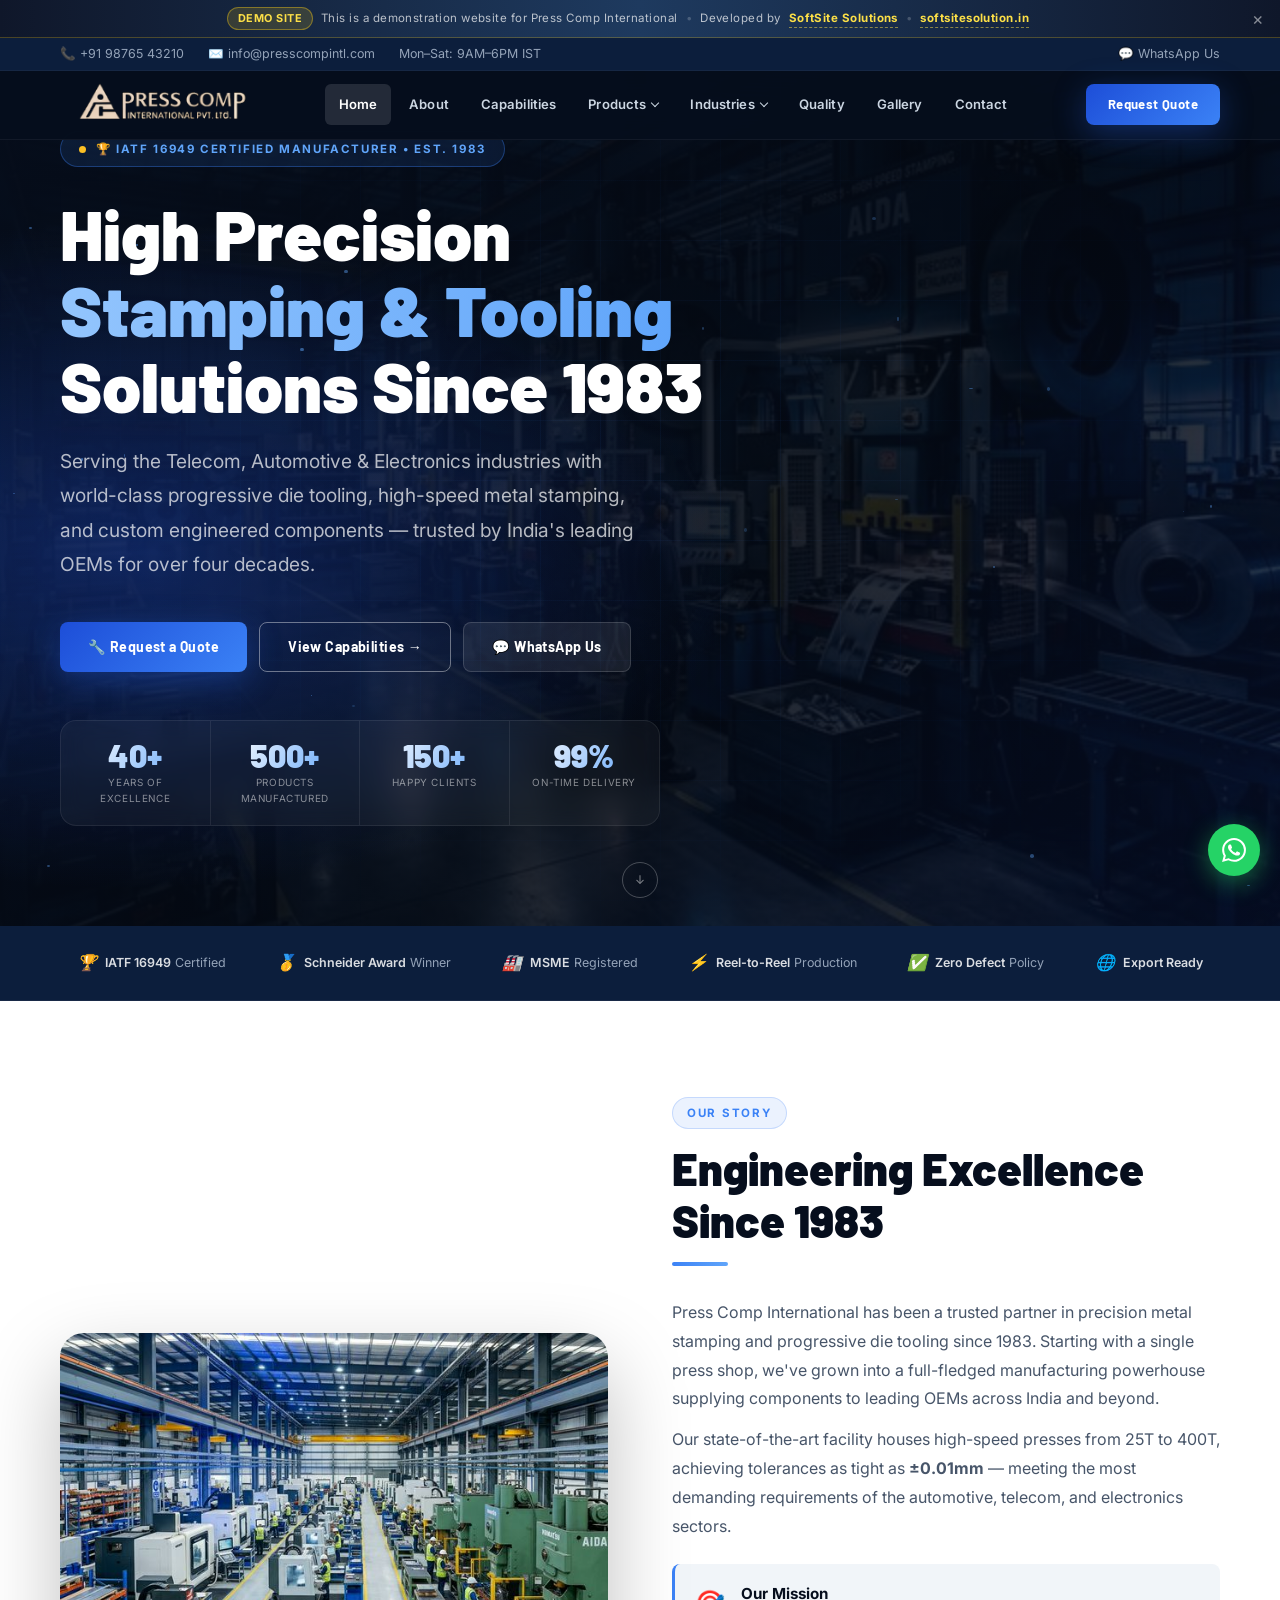
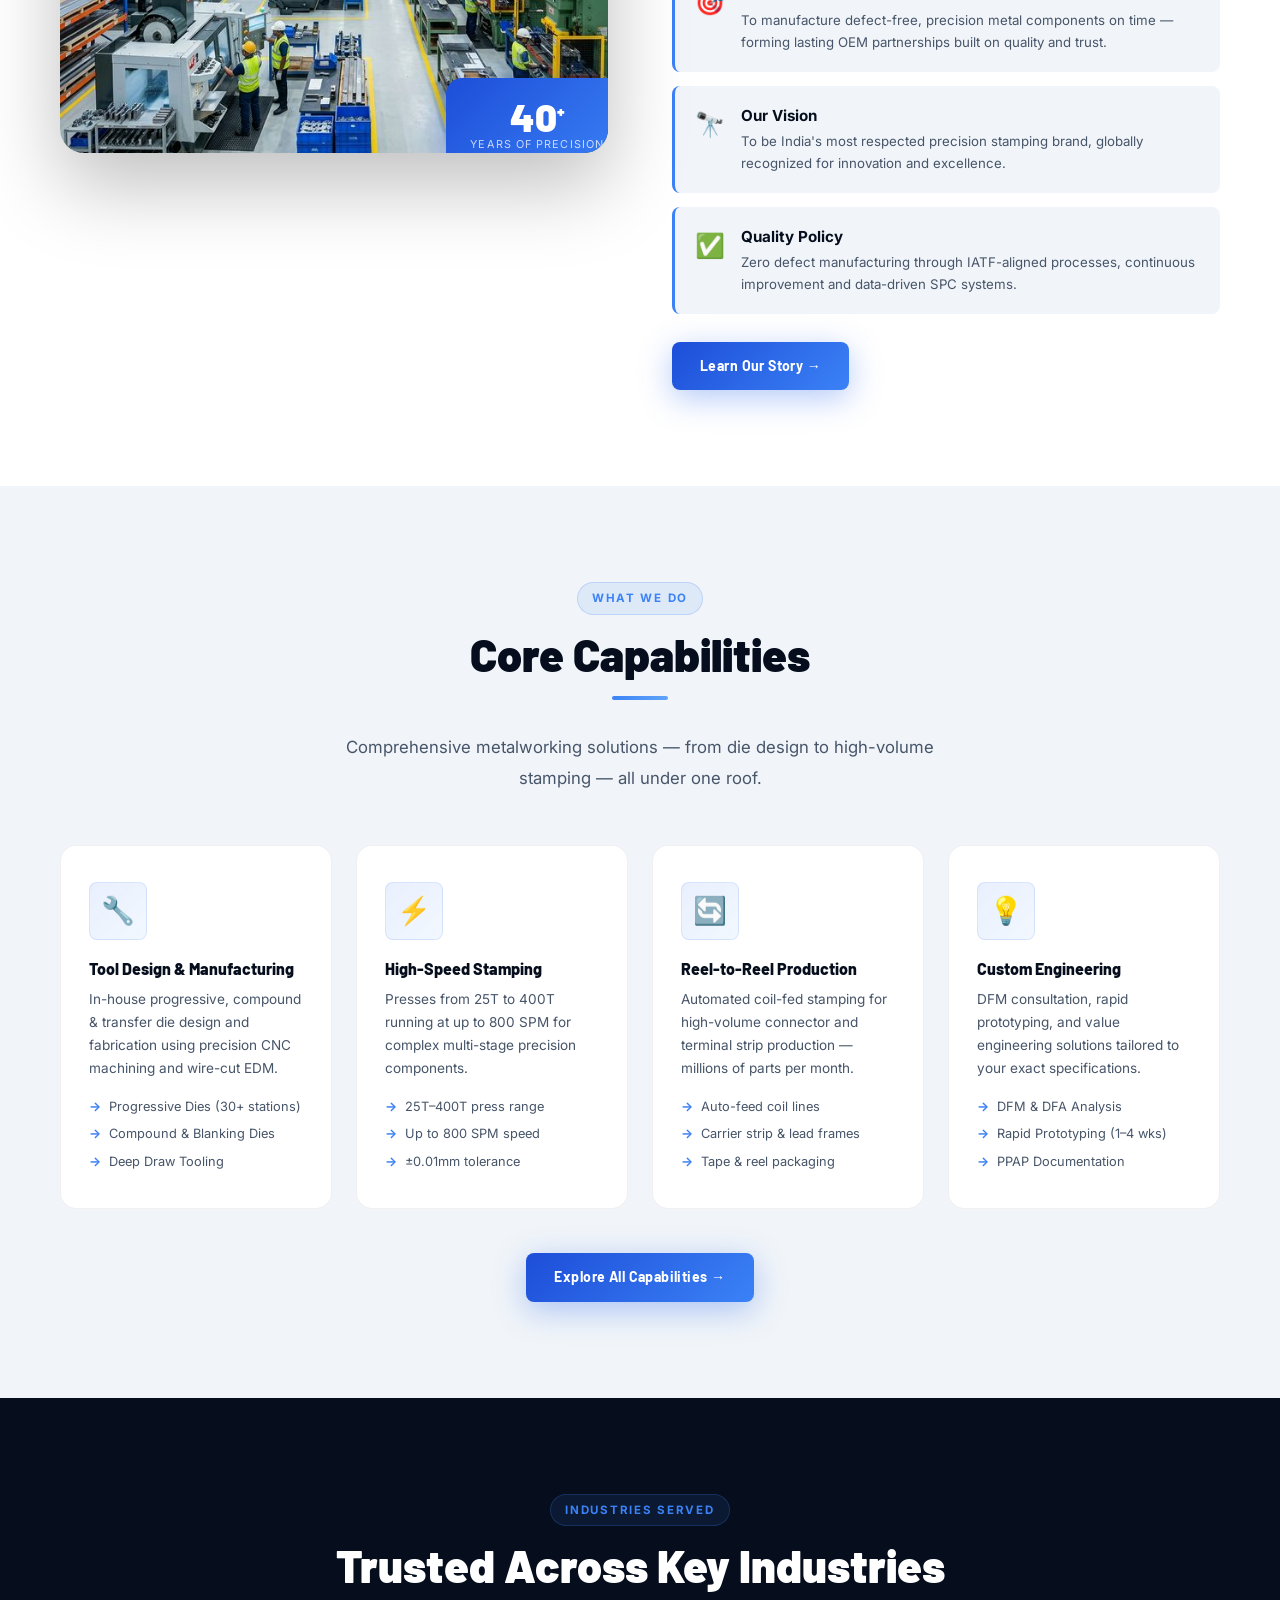
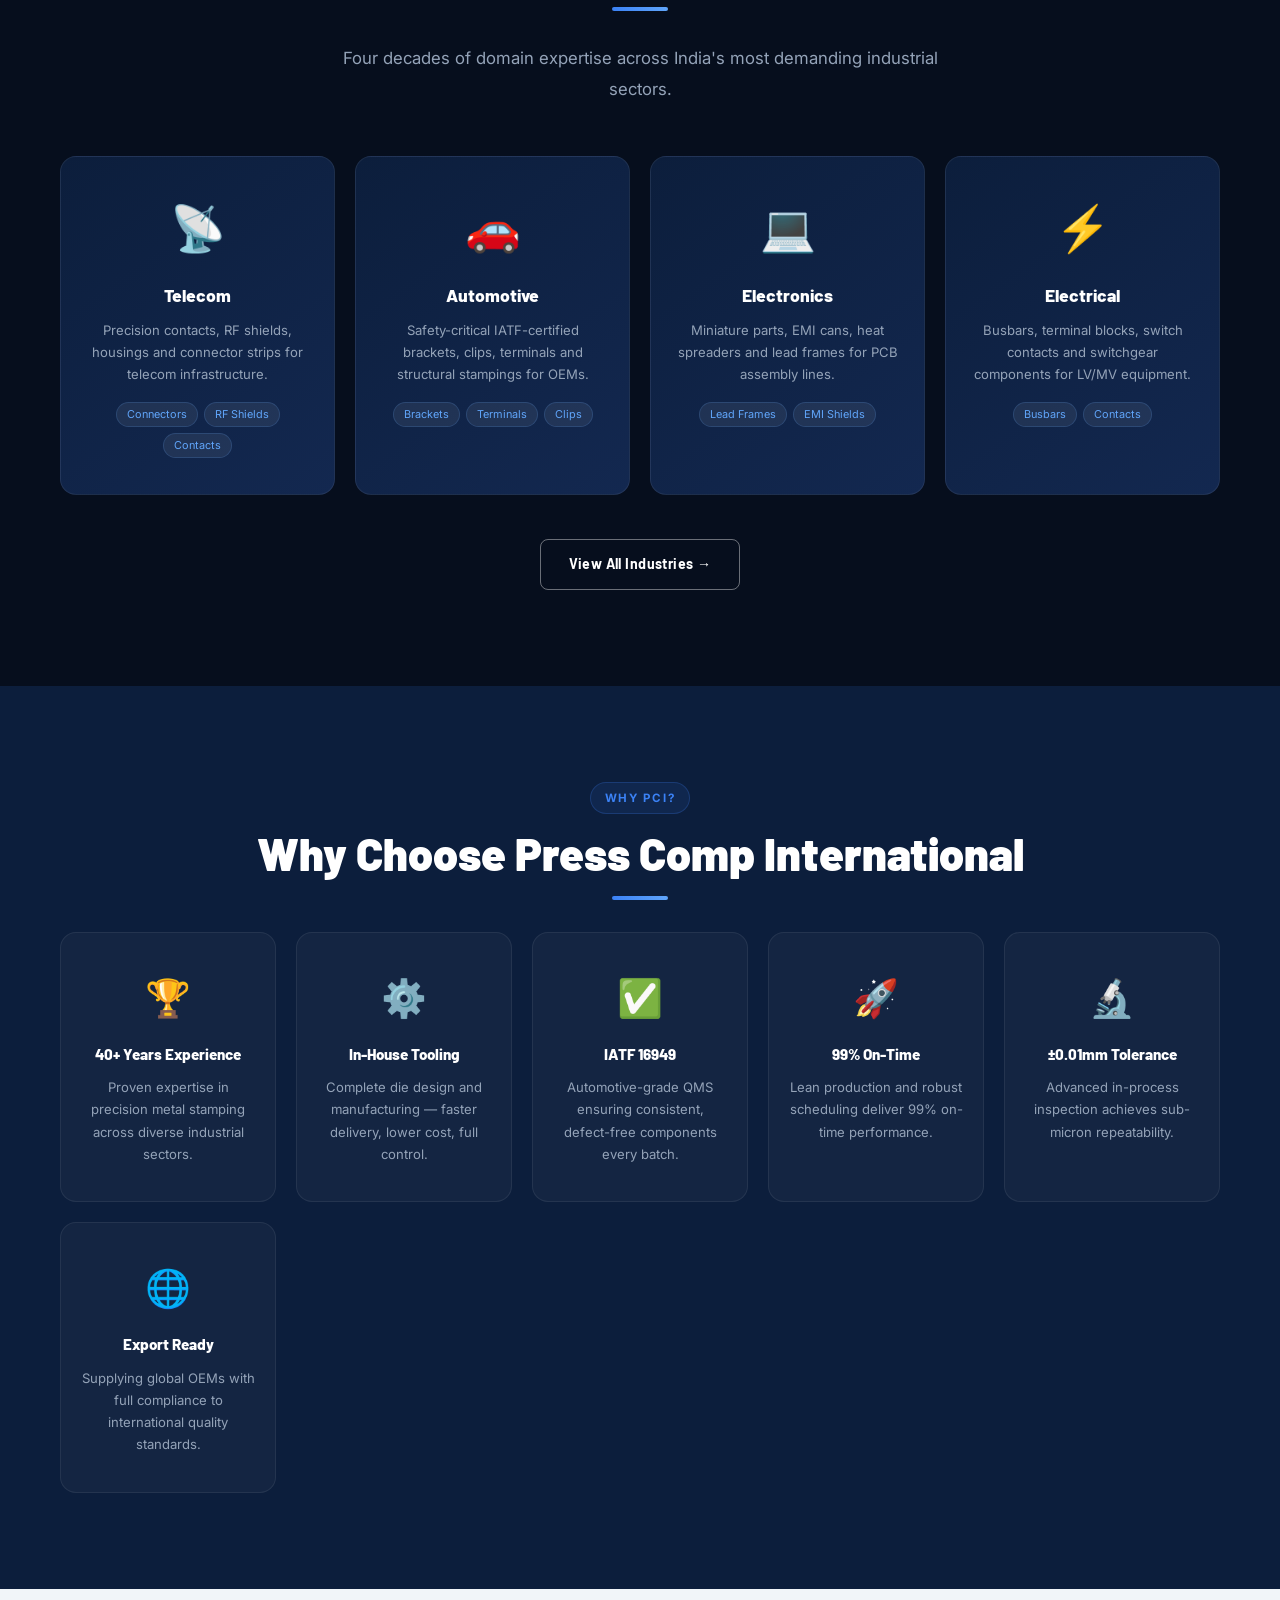
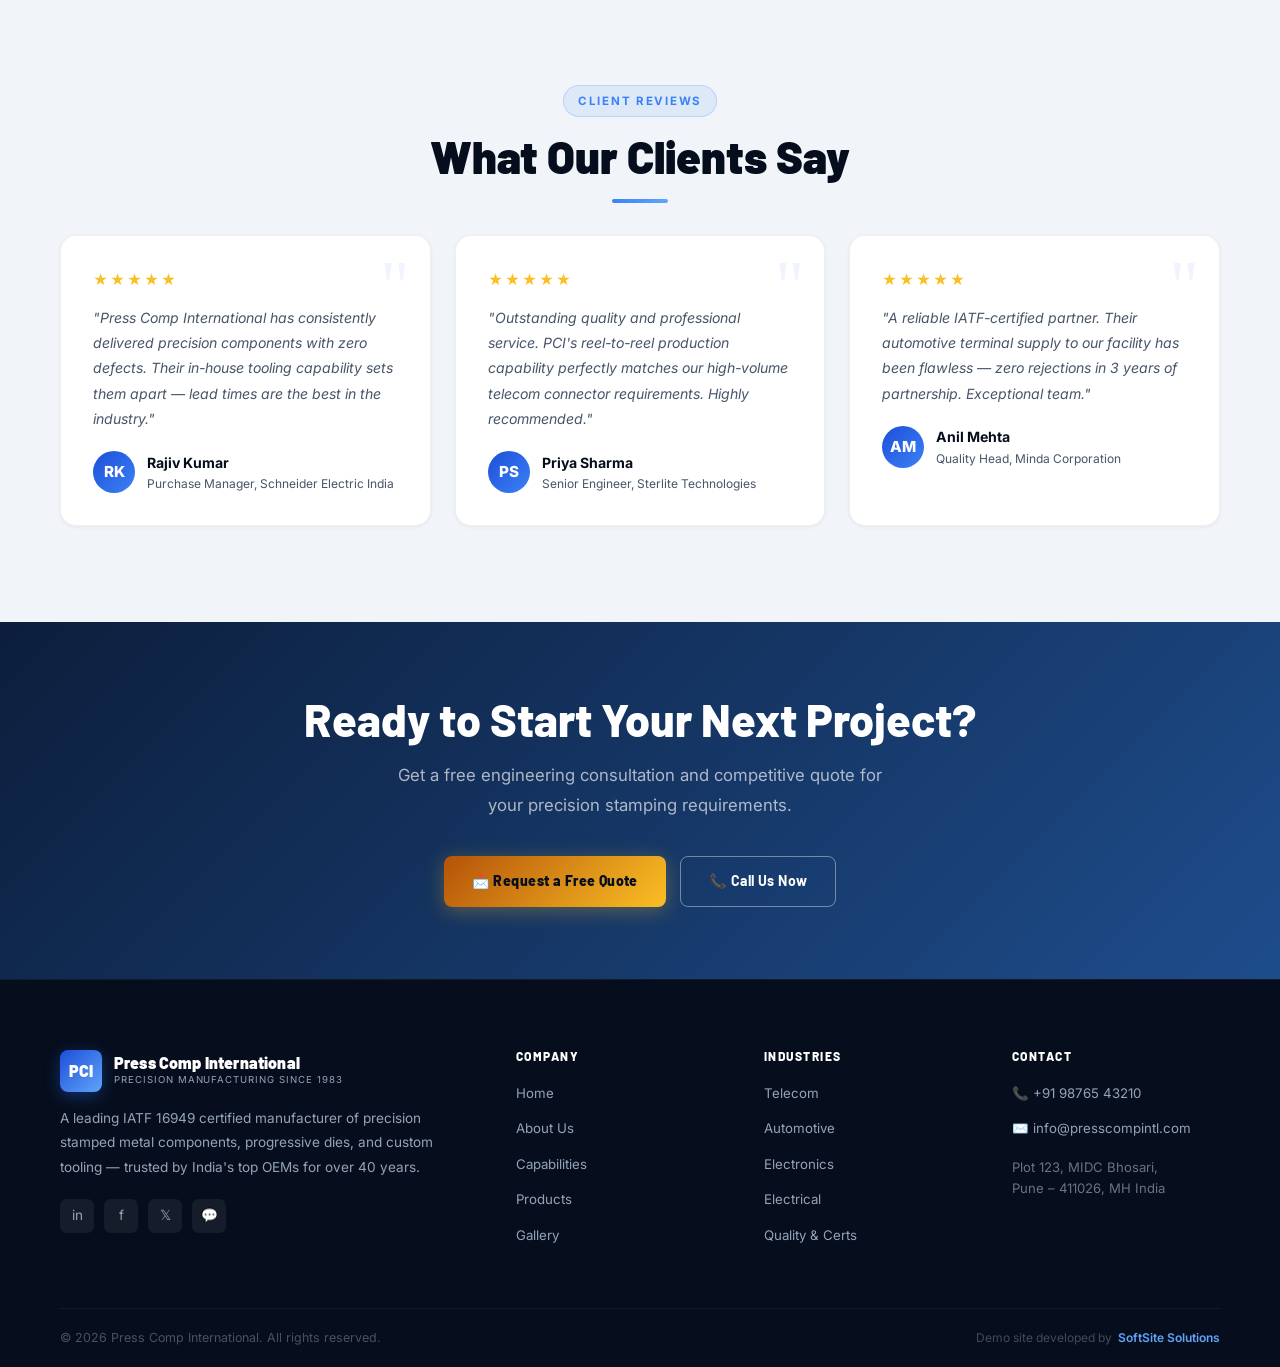
<file: index.html>
<!DOCTYPE html>
<html lang="en">
<head>
  <meta charset="UTF-8"/>
  <meta name="viewport" content="width=device-width,initial-scale=1.0"/>
  <title>Press Comp International | Precision Stamping & Tooling Since 1983</title>
  <meta name="description" content="Press Comp International – India's leading precision metal stamping and tooling manufacturer since 1983. Serving telecom, automotive, and electronics industries with IATF 16949 certified quality."/>
  <meta name="keywords" content="precision stamping, metal tooling, telecom components, automotive parts, reel-to-reel, progressive die, Press Comp International, Pune manufacturing"/>
  <meta property="og:title" content="Press Comp International | Precision Stamping Since 1983"/>
  <meta property="og:description" content="IATF 16949 certified precision metal stamping manufacturer — 40+ years of excellence."/>
  <meta property="og:type" content="website"/>
  <link rel="canonical" href="https://www.presscompinternational.com/"/>
  <link rel="stylesheet" href="assets/css/style.css"/>
  <link rel="icon" href="data:image/svg+xml,<svg xmlns='http://www.w3.org/2000/svg' viewBox='0 0 100 100'><text y='.9em' font-size='90'>⚙️</text></svg>"/>
</head>
<body>

<!-- ═══ DEMO BANNER ═══ -->
<div id="demo-banner">
  <span class="db-badge">Demo Site</span>
  <span class="db-text">This is a demonstration website for Press Comp International</span>
  <span class="db-sep">•</span>
  <span class="db-text">Developed by</span>
  <a href="https://softsitesolution.in" target="_blank" class="db-link">SoftSite Solutions</a>
  <span class="db-sep">•</span>
  <a href="https://softsitesolution.in" target="_blank" class="db-link">softsitesolution.in</a>
  <button class="db-close" id="db-close" aria-label="Close banner">×</button>
</div>

<!-- ═══ NAVBAR ═══ -->
<nav id="navbar">
  <div class="nav-top">
    <div class="container nav-top-inner">
      <div class="nt-contact">
        <a href="tel:+919876543210">📞 +91 98765 43210</a>
        <a href="mailto:info@presscompintl.com">✉️ info@presscompintl.com</a>
        <span>Mon–Sat: 9AM–6PM IST</span>
      </div>
      <div class="nt-contact">
        <a href="https://wa.me/919876543210" target="_blank">💬 WhatsApp Us</a>
      </div>
    </div>
  </div>
  <div class="nav-main">
    <div class="container nav-inner">
      <a href="index.html" class="logo-img-wrap"><img src="assets/images/logo_nobg.png" alt="Press Comp International" class="site-logo" width="200" height="52" loading="eager"/></a>
      <div class="nav-links">
        <a href="index.html">Home</a>
        <a href="about.html">About</a>
        <a href="capabilities.html">Capabilities</a>
        <div class="nav-item">
          <span>Products <span class="chevron"></span></span>
          <div class="dropdown-menu">
            <a href="products.html" class="dropdown-link">📦 All Products</a>
            <a href="products.html?cat=telecom" class="dropdown-link">📡 Telecom</a>
            <a href="products.html?cat=automotive" class="dropdown-link">🚗 Automotive</a>
            <a href="products.html?cat=electrical" class="dropdown-link">⚡ Electrical</a>
            <a href="products.html?cat=electronics" class="dropdown-link">💻 Electronics</a>
          </div>
        </div>
        <div class="nav-item">
          <span>Industries <span class="chevron"></span></span>
          <div class="dropdown-menu">
            <a href="industries.html" class="dropdown-link">🏗️ All Industries</a>
            <a href="industries.html#telecom" class="dropdown-link">📡 Telecom</a>
            <a href="industries.html#automotive" class="dropdown-link">🚗 Automotive</a>
            <a href="industries.html#electronics" class="dropdown-link">💻 Electronics</a>
            <a href="industries.html#electrical" class="dropdown-link">⚡ Electrical</a>
          </div>
        </div>
        <a href="quality.html">Quality</a>
        <a href="gallery.html">Gallery</a>
        <a href="contact.html">Contact</a>
      </div>
      <div class="nav-cta">
        <a href="contact.html" class="btn btn-primary">Request Quote</a>
      </div>
      <div class="hamburger" id="hamburger"><span></span><span></span><span></span></div>
    </div>
  </div>
</nav>

<!-- Premium Mobile Menu Backdrop -->
<div class="mm-backdrop" id="mmBackdrop"></div>

<!-- Premium Mobile Menu -->
<div class="mobile-menu" id="mobileMenu" role="dialog" aria-modal="true" aria-label="Navigation menu">
  <!-- Header -->
  <div class="mm-header">
    <div class="mm-logo">
      <div class="mm-logo-mark">PCI</div>
      <div class="mm-logo-text">
        Press Comp International
        <div class="mm-logo-sub">Precision Manufacturing Since 1983</div>
      </div>
    </div>
    <button class="mm-close" id="mobileClose" aria-label="Close menu">✕</button>
  </div>

  <!-- Nav Links with Dropdowns -->
  <nav class="mm-nav" aria-label="Mobile navigation">
    <a href="index.html">🏠 Home</a>
    <a href="about.html">🏭 About Us</a>
    <a href="capabilities.html">⚙️ Capabilities</a>
    
    <!-- Products Dropdown -->
    <div class="mm-dropdown">
      <button class="mm-drop-btn" aria-haspopup="true" aria-expanded="false">📦 Products <span class="mm-chevron"></span></button>
      <div class="mm-drop-content">
        <div class="mm-drop-content-inner">
          <a href="products.html?cat=telecom">📡 Telecom Components</a>
          <a href="products.html?cat=automotive">🚗 Automotive Parts</a>
          <a href="products.html?cat=electrical">⚡ Electrical Gear</a>
          <a href="products.html?cat=electronics">💻 Electronics Parts</a>
          <a href="products.html" class="mm-view-all">View All Products →</a>
        </div>
      </div>
    </div>

    <!-- Industries Dropdown -->
    <div class="mm-dropdown">
      <button class="mm-drop-btn" aria-haspopup="true" aria-expanded="false">🏗️ Industries <span class="mm-chevron"></span></button>
      <div class="mm-drop-content">
        <div class="mm-drop-content-inner">
          <a href="industries.html#telecom">📡 Telecom Infrastructure</a>
          <a href="industries.html#automotive">🚗 Automotive OEMs</a>
          <a href="industries.html#electronics">💻 Consumer Electronics</a>
          <a href="industries.html#electrical">⚡ Power & Electrical</a>
        </div>
      </div>
    </div>

    <a href="quality.html">🏆 Quality & Certs</a>
    <a href="gallery.html">🖼️ Gallery</a>
    <a href="contact.html">📬 Contact</a>
  </nav>

  <div class="mm-divider"></div>

  <!-- Quick Actions -->
  <div class="mm-actions">
    <a href="contact.html" class="mm-cta mm-cta-primary">📩 Request a Quote</a>
    <a href="https://wa.me/919876543210?text=Hello%20PCI%2C%20I%20would%20like%20a%20quote." class="mm-cta mm-cta-wa" target="_blank" rel="noopener">💬 WhatsApp Us</a>
  </div>

  <!-- Contact Info -->
  <div class="mm-contact">
    <a href="tel:+919876543210">📞 +91 98765 43210</a>
    <a href="mailto:info@presscompintl.com">✉️ info@presscompintl.com</a>
    <span style="font-size: 0.72rem; color: rgba(255,255,255,0.4); padding-left: 20px;">📍 MIDC Bhosari, Pune</span>
  </div>

  <!-- Footer -->
  <div class="mm-footer">
    <p>Premium Site by <a href="https://softsitesolution.in" target="_blank">SoftSite Solutions</a></p>
  </div>
</div>

<section class="hero-industrial" id="hero">
  <div class="hero-bg"></div>
  <div class="hero-overlay"></div>
  <div class="hero-grid"></div>
  <div class="hero-particles"></div>

  <div class="container hero-content">
    <div class="hero-eyebrow">
      <div class="eyebrow-dot"></div>
      <span class="eyebrow-text">🏆 IATF 16949 Certified Manufacturer • Est. 1983</span>
    </div>
    <h1 class="hero-title">
      High Precision<br>
      <span class="hl">Stamping &amp; Tooling</span><br>
      Solutions Since 1983
    </h1>
    <p class="hero-sub">Serving the Telecom, Automotive &amp; Electronics industries with world-class progressive die tooling, high-speed metal stamping, and custom engineered components — trusted by India's leading OEMs for over four decades.</p>
    <div class="hero-btns">
      <a href="contact.html" class="btn btn-primary">🔧 Request a Quote</a>
      <a href="capabilities.html" class="btn btn-outline">View Capabilities →</a>
      <a href="https://wa.me/919876543210?text=Hello%20PCI%2C%20I%20have%20an%20enquiry." class="btn btn-glass" target="_blank">💬 WhatsApp Us</a>
    </div>
    <div class="hero-stats">
      <div class="stat-card">
        <div class="stat-num"><span data-target="40" data-suffix="+">40+</span></div>
        <div class="stat-label">Years of Excellence</div>
      </div>
      <div class="stat-card">
        <div class="stat-num"><span data-target="500" data-suffix="+">500+</span></div>
        <div class="stat-label">Products Manufactured</div>
      </div>
      <div class="stat-card">
        <div class="stat-num"><span data-target="150" data-suffix="+">150+</span></div>
        <div class="stat-label">Happy Clients</div>
      </div>
      <div class="stat-card">
        <div class="stat-num"><span data-target="99" data-suffix="%">99%</span></div>
        <div class="stat-label">On-Time Delivery</div>
      </div>
    </div>
  </div>

  <div class="hero-scroll">
    <div class="scroll-ring"></div>
  </div>
</section>

<!-- ═══ TRUST STRIP ═══ -->
<div class="trust-strip">
  <div class="container trust-inner">
    <div class="trust-pill"><i>🏆</i><span><strong>IATF 16949</strong> Certified</span></div>
    <div class="trust-pill"><i>🥇</i><span><strong>Schneider Award</strong> Winner</span></div>
    <div class="trust-pill"><i>🏭</i><span><strong>MSME</strong> Registered</span></div>
    <div class="trust-pill"><i>⚡</i><span><strong>Reel-to-Reel</strong> Production</span></div>
    <div class="trust-pill"><i>✅</i><span><strong>Zero Defect</strong> Policy</span></div>
    <div class="trust-pill"><i>🌐</i><span><strong>Export Ready</strong></span></div>
  </div>
</div>

<section class="section-pad section-white">
  <div class="container">
    <div class="ab-grid">
      <div class="img-frame reveal">
        <img src="assets/images/factory_floor.png" alt="Press Comp International factory" loading="lazy"/>
        <div class="img-badge">
          <div class="nb">40<sup style="font-size:1rem">+</sup></div>
          <div class="nl">Years of Precision</div>
        </div>
      </div>
      <div class="reveal d1">
        <span class="tag">Our Story</span>
        <h2 class="section-title">Engineering Excellence<br>Since 1983</h2>
        <span class="line"></span>
        <p>Press Comp International has been a trusted partner in precision metal stamping and progressive die tooling since 1983. Starting with a single press shop, we've grown into a full-fledged manufacturing powerhouse supplying components to leading OEMs across India and beyond.</p>
        <p style="margin-top:12px;">Our state-of-the-art facility houses high-speed presses from 25T to 400T, achieving tolerances as tight as <strong>±0.01mm</strong> — meeting the most demanding requirements of the automotive, telecom, and electronics sectors.</p>
        <div class="pillars">
          <div class="pillar"><div class="pillar-ico">🎯</div><div><div class="pillar-title">Our Mission</div><div class="pillar-text">To manufacture defect-free, precision metal components on time — forming lasting OEM partnerships built on quality and trust.</div></div></div>
          <div class="pillar"><div class="pillar-ico">🔭</div><div><div class="pillar-title">Our Vision</div><div class="pillar-text">To be India's most respected precision stamping brand, globally recognized for innovation and excellence.</div></div></div>
          <div class="pillar"><div class="pillar-ico">✅</div><div><div class="pillar-title">Quality Policy</div><div class="pillar-text">Zero defect manufacturing through IATF-aligned processes, continuous improvement and data-driven SPC systems.</div></div></div>
        </div>
        <a href="about.html" class="btn btn-primary" style="margin-top:28px;">Learn Our Story →</a>
      </div>
    </div>
  </div>
</section>

<!-- ═══ CAPABILITIES ═══ -->
<section class="section-pad section-light">
  <div class="container">
    <div class="text-center reveal">
      <span class="tag">What We Do</span>
      <h2 class="section-title">Core Capabilities</h2>
      <span class="line c"></span>
      <p class="section-sub">Comprehensive metalworking solutions — from die design to high-volume stamping — all under one roof.</p>
    </div>
    <div class="cap-grid">
      <div class="cap-card reveal"><div class="cap-ico">🔧</div><h3 class="cap-title">Tool Design & Manufacturing</h3><p class="cap-desc">In-house progressive, compound & transfer die design and fabrication using precision CNC machining and wire-cut EDM.</p><ul class="cap-list"><li>Progressive Dies (30+ stations)</li><li>Compound & Blanking Dies</li><li>Deep Draw Tooling</li></ul></div>
      <div class="cap-card reveal d1"><div class="cap-ico">⚡</div><h3 class="cap-title">High-Speed Stamping</h3><p class="cap-desc">Presses from 25T to 400T running at up to 800 SPM for complex multi-stage precision components.</p><ul class="cap-list"><li>25T–400T press range</li><li>Up to 800 SPM speed</li><li>±0.01mm tolerance</li></ul></div>
      <div class="cap-card reveal d2"><div class="cap-ico">🔄</div><h3 class="cap-title">Reel-to-Reel Production</h3><p class="cap-desc">Automated coil-fed stamping for high-volume connector and terminal strip production — millions of parts per month.</p><ul class="cap-list"><li>Auto-feed coil lines</li><li>Carrier strip & lead frames</li><li>Tape & reel packaging</li></ul></div>
      <div class="cap-card reveal d3"><div class="cap-ico">💡</div><h3 class="cap-title">Custom Engineering</h3><p class="cap-desc">DFM consultation, rapid prototyping, and value engineering solutions tailored to your exact specifications.</p><ul class="cap-list"><li>DFM & DFA Analysis</li><li>Rapid Prototyping (1–4 wks)</li><li>PPAP Documentation</li></ul></div>
    </div>
    <div class="text-center" style="margin-top:44px;">
      <a href="capabilities.html" class="btn btn-primary">Explore All Capabilities →</a>
    </div>
  </div>
</section>

<!-- ═══ INDUSTRIES ═══ -->
<section class="section-pad section-dark">
  <div class="container">
    <div class="text-center reveal">
      <span class="tag">Industries Served</span>
      <h2 class="section-title light">Trusted Across Key Industries</h2>
      <span class="line c"></span>
      <p class="section-sub light">Four decades of domain expertise across India's most demanding industrial sectors.</p>
    </div>
    <div class="ind-grid">
      <div class="ind-card reveal"><div class="ind-ico">📡</div><div class="ind-name">Telecom</div><p class="ind-desc">Precision contacts, RF shields, housings and connector strips for telecom infrastructure.</p><div class="ind-tags"><span class="ind-tag">Connectors</span><span class="ind-tag">RF Shields</span><span class="ind-tag">Contacts</span></div></div>
      <div class="ind-card reveal d1"><div class="ind-ico">🚗</div><div class="ind-name">Automotive</div><p class="ind-desc">Safety-critical IATF-certified brackets, clips, terminals and structural stampings for OEMs.</p><div class="ind-tags"><span class="ind-tag">Brackets</span><span class="ind-tag">Terminals</span><span class="ind-tag">Clips</span></div></div>
      <div class="ind-card reveal d2"><div class="ind-ico">💻</div><div class="ind-name">Electronics</div><p class="ind-desc">Miniature parts, EMI cans, heat spreaders and lead frames for PCB assembly lines.</p><div class="ind-tags"><span class="ind-tag">Lead Frames</span><span class="ind-tag">EMI Shields</span></div></div>
      <div class="ind-card reveal d3"><div class="ind-ico">⚡</div><div class="ind-name">Electrical</div><p class="ind-desc">Busbars, terminal blocks, switch contacts and switchgear components for LV/MV equipment.</p><div class="ind-tags"><span class="ind-tag">Busbars</span><span class="ind-tag">Contacts</span></div></div>
    </div>
    <div class="text-center" style="margin-top:44px;">
      <a href="industries.html" class="btn btn-outline">View All Industries →</a>
    </div>
  </div>
</section>

<!-- ═══ WHY CHOOSE US ═══ -->
<section class="section-pad section-navy">
  <div class="container">
    <div class="text-center reveal">
      <span class="tag">Why PCI?</span>
      <h2 class="section-title light">Why Choose Press Comp International</h2>
      <span class="line c"></span>
    </div>
    <div class="why-grid">
      <div class="why-card reveal"><div class="why-ico">🏆</div><div class="why-title">40+ Years Experience</div><p class="why-text">Proven expertise in precision metal stamping across diverse industrial sectors.</p></div>
      <div class="why-card reveal d1"><div class="why-ico">⚙️</div><div class="why-title">In-House Tooling</div><p class="why-text">Complete die design and manufacturing — faster delivery, lower cost, full control.</p></div>
      <div class="why-card reveal d2"><div class="why-ico">✅</div><div class="why-title">IATF 16949</div><p class="why-text">Automotive-grade QMS ensuring consistent, defect-free components every batch.</p></div>
      <div class="why-card reveal d3"><div class="why-ico">🚀</div><div class="why-title">99% On-Time</div><p class="why-text">Lean production and robust scheduling deliver 99% on-time performance.</p></div>
      <div class="why-card reveal"><div class="why-ico">🔬</div><div class="why-title">±0.01mm Tolerance</div><p class="why-text">Advanced in-process inspection achieves sub-micron repeatability.</p></div>
      <div class="why-card reveal d1"><div class="why-ico">🌐</div><div class="why-title">Export Ready</div><p class="why-text">Supplying global OEMs with full compliance to international quality standards.</p></div>
    </div>
  </div>
</section>

<!-- ═══ TESTIMONIALS ═══ -->
<section class="section-pad section-light">
  <div class="container">
    <div class="text-center reveal">
      <span class="tag">Client Reviews</span>
      <h2 class="section-title">What Our Clients Say</h2>
      <span class="line c"></span>
    </div>
    <div class="testi-grid">
      <div class="testi-card reveal">
        <div class="testi-quote">"</div>
        <div class="stars">★★★★★</div>
        <p class="testi-text">"Press Comp International has consistently delivered precision components with zero defects. Their in-house tooling capability sets them apart — lead times are the best in the industry."</p>
        <div class="testi-auth"><div class="auth-av">RK</div><div><div class="auth-name">Rajiv Kumar</div><div class="auth-role">Purchase Manager, Schneider Electric India</div></div></div>
      </div>
      <div class="testi-card reveal d1">
        <div class="testi-quote">"</div>
        <div class="stars">★★★★★</div>
        <p class="testi-text">"Outstanding quality and professional service. PCI's reel-to-reel production capability perfectly matches our high-volume telecom connector requirements. Highly recommended."</p>
        <div class="testi-auth"><div class="auth-av">PS</div><div><div class="auth-name">Priya Sharma</div><div class="auth-role">Senior Engineer, Sterlite Technologies</div></div></div>
      </div>
      <div class="testi-card reveal d2">
        <div class="testi-quote">"</div>
        <div class="stars">★★★★★</div>
        <p class="testi-text">"A reliable IATF-certified partner. Their automotive terminal supply to our facility has been flawless — zero rejections in 3 years of partnership. Exceptional team."</p>
        <div class="testi-auth"><div class="auth-av">AM</div><div><div class="auth-name">Anil Mehta</div><div class="auth-role">Quality Head, Minda Corporation</div></div></div>
      </div>
    </div>
  </div>
</section>

<!-- ═══ CTA BANNER ═══ -->
<section class="cta-section">
  <div class="container text-center">
    <div class="reveal">
      <h2 style="color:#fff;font-size:clamp(1.8rem,3.5vw,2.8rem);margin-bottom:14px;">Ready to Start Your Next Project?</h2>
      <p style="color:rgba(255,255,255,.65);max-width:520px;margin:0 auto 36px;font-size:1.05rem;line-height:1.8;">Get a free engineering consultation and competitive quote for your precision stamping requirements.</p>
      <div style="display:flex;gap:14px;justify-content:center;flex-wrap:wrap;">
        <a href="contact.html" class="btn btn-gold">📩 Request a Free Quote</a>
        <a href="tel:+919876543210" class="btn btn-outline">📞 Call Us Now</a>
      </div>
    </div>
  </div>
</section>

<!-- ═══ FOOTER ═══ -->
<footer>
  <div class="container">
    <div class="footer-grid">
      <div class="footer-brand">
        <div class="logo">
          <div class="logo-mark">PCI</div>
          <div class="logo-text">
            <div class="logo-name">Press Comp International</div>
            <div class="logo-sub">Precision Manufacturing Since 1983</div>
          </div>
        </div>
        <p>A leading IATF 16949 certified manufacturer of precision stamped metal components, progressive dies, and custom tooling — trusted by India's top OEMs for over 40 years.</p>
        <div class="footer-social">
          <a href="#" class="soc-btn" aria-label="LinkedIn">in</a>
          <a href="#" class="soc-btn" aria-label="Facebook">f</a>
          <a href="#" class="soc-btn" aria-label="Twitter">𝕏</a>
          <a href="https://wa.me/919876543210" class="soc-btn" aria-label="WhatsApp" target="_blank">💬</a>
        </div>
      </div>
      <div class="footer-col">
        <h5>Company</h5>
        <ul>
          <li><a href="index.html">Home</a></li>
          <li><a href="about.html">About Us</a></li>
          <li><a href="capabilities.html">Capabilities</a></li>
          <li><a href="products.html">Products</a></li>
          <li><a href="gallery.html">Gallery</a></li>
        </ul>
      </div>
      <div class="footer-col">
        <h5>Industries</h5>
        <ul>
          <li><a href="industries.html">Telecom</a></li>
          <li><a href="industries.html">Automotive</a></li>
          <li><a href="industries.html">Electronics</a></li>
          <li><a href="industries.html">Electrical</a></li>
          <li><a href="quality.html">Quality & Certs</a></li>
        </ul>
      </div>
      <div class="footer-col">
        <h5>Contact</h5>
        <ul>
          <li><a href="tel:+919876543210">📞 +91 98765 43210</a></li>
          <li><a href="mailto:info@presscompintl.com">✉️ info@presscompintl.com</a></li>
          <li style="color:#6b7280;font-size:.82rem;padding-top:6px;">Plot 123, MIDC Bhosari,<br>Pune – 411026, MH India</li>
        </ul>
      </div>
    </div>
    <div class="footer-bottom">
      <p>© 2026 Press Comp International. All rights reserved.</p>
      <div class="dev-credit">
        Demo site developed by
        <a href="https://softsitesolution.in" target="_blank" rel="noopener">SoftSite Solutions</a>
      </div>
    </div>
  </div>
</footer>

<!-- WhatsApp Float -->
<a href="https://wa.me/919876543210?text=Hello%20Press%20Comp%20International%2C%20I%20would%20like%20to%20request%20a%20quote." class="wa-float" target="_blank" rel="noopener noreferrer" aria-label="Chat on WhatsApp">
  <svg viewBox="0 0 24 24" xmlns="http://www.w3.org/2000/svg"><path d="M17.472 14.382c-.297-.149-1.758-.867-2.03-.967-.273-.099-.471-.148-.67.15-.197.297-.767.966-.94 1.164-.173.199-.347.223-.644.075-.297-.15-1.255-.463-2.39-1.475-.883-.788-1.48-1.761-1.653-2.059-.173-.297-.018-.458.13-.606.134-.133.298-.347.446-.52.149-.174.198-.298.298-.497.099-.198.05-.371-.025-.52-.075-.149-.669-1.612-.916-2.207-.242-.579-.487-.5-.669-.51-.173-.008-.371-.01-.57-.01-.198 0-.52.074-.792.372-.272.297-1.04 1.016-1.04 2.479 0 1.462 1.065 2.875 1.213 3.074.149.198 2.096 3.2 5.077 4.487.709.306 1.262.489 1.694.625.712.227 1.36.195 1.871.118.571-.085 1.758-.719 2.006-1.413.248-.694.248-1.289.173-1.413-.074-.124-.272-.198-.57-.347m-5.421 7.403h-.004a9.87 9.87 0 01-5.031-1.378l-.361-.214-3.741.982.998-3.648-.235-.374a9.86 9.86 0 01-1.51-5.26c.001-5.45 4.436-9.884 9.888-9.884 2.64 0 5.122 1.03 6.988 2.898a9.825 9.825 0 012.893 6.994c-.003 5.45-4.437 9.884-9.885 9.884m8.413-18.297A11.815 11.815 0 0012.05 0C5.495 0 .16 5.335.157 11.892c0 2.096.547 4.142 1.588 5.945L.057 24l6.305-1.654a11.882 11.882 0 005.683 1.448h.005c6.554 0 11.89-5.335 11.893-11.893a11.821 11.821 0 00-3.48-8.413z"/></svg>
</a>

<!-- Scroll Top -->
<button id="scrollTop" aria-label="Scroll to top">↑</button>

<script src="assets/js/main.js"></script>
</body>
</html>
</file>
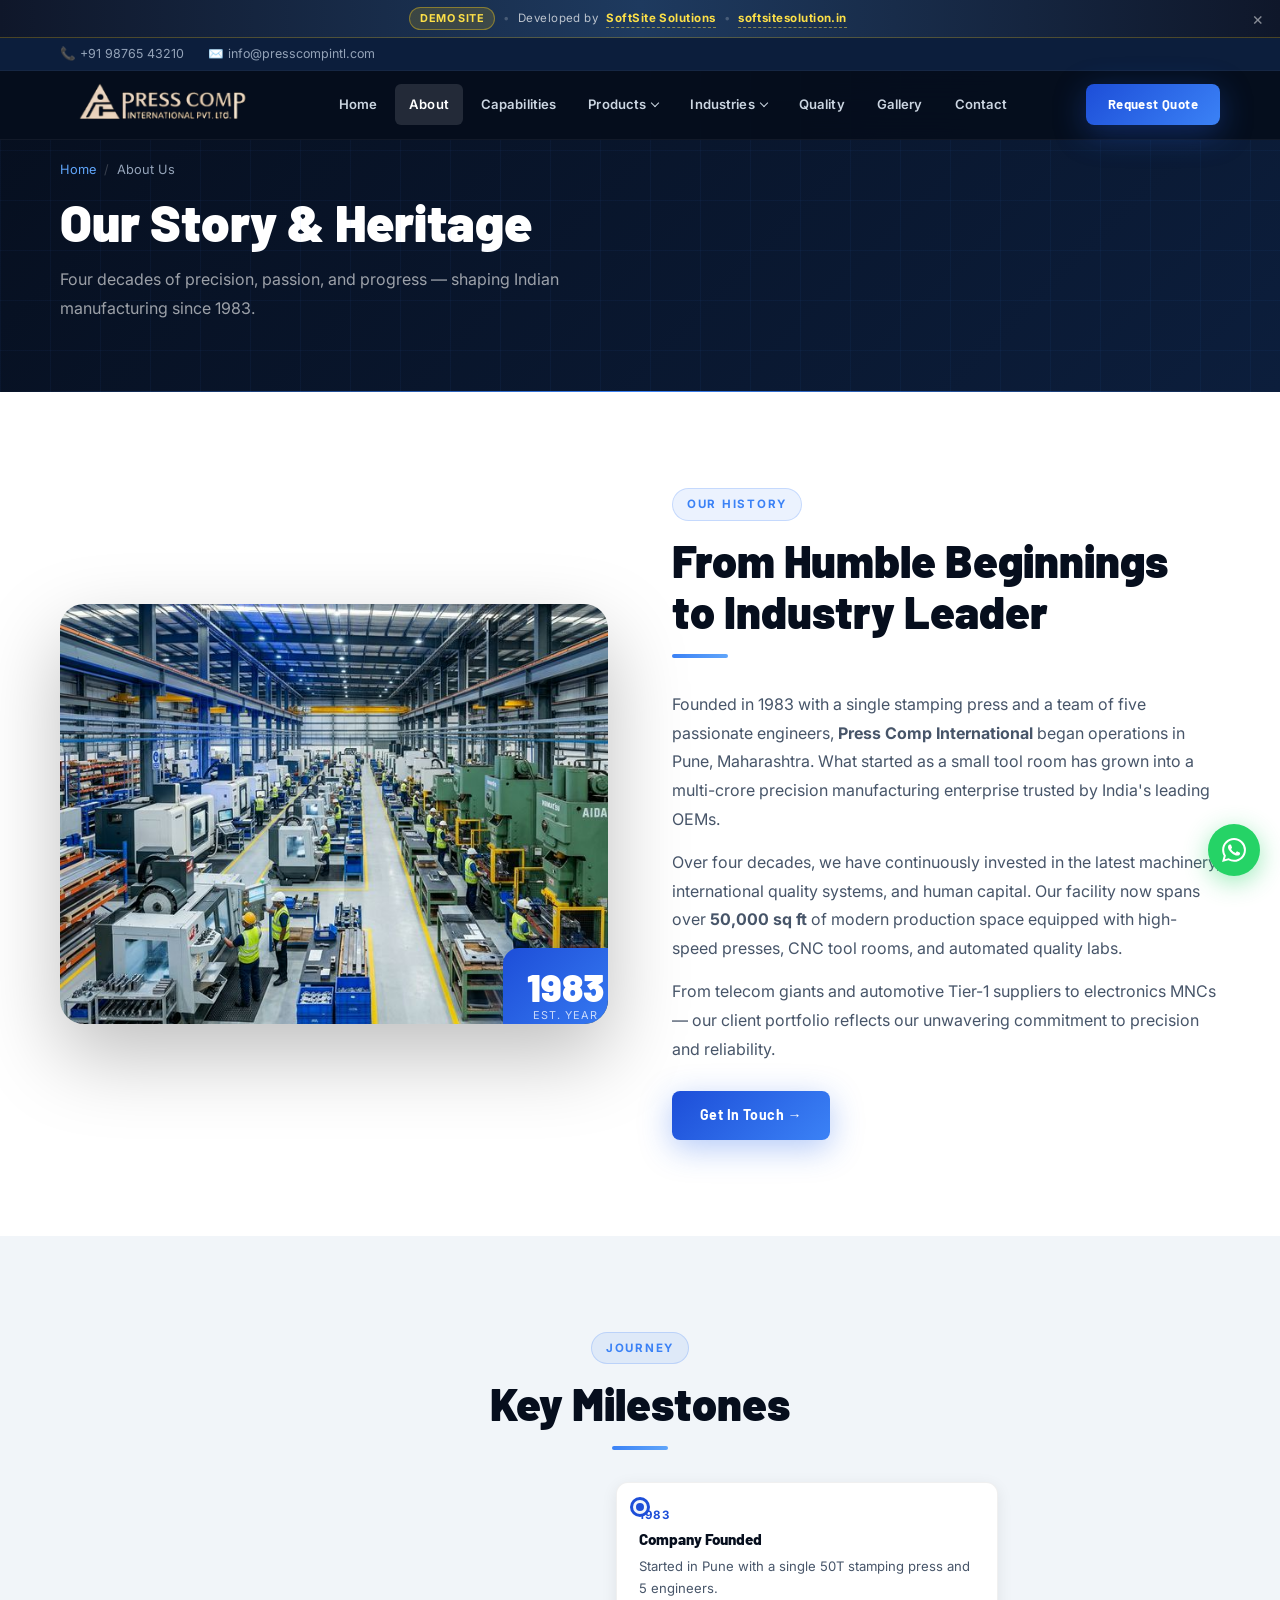
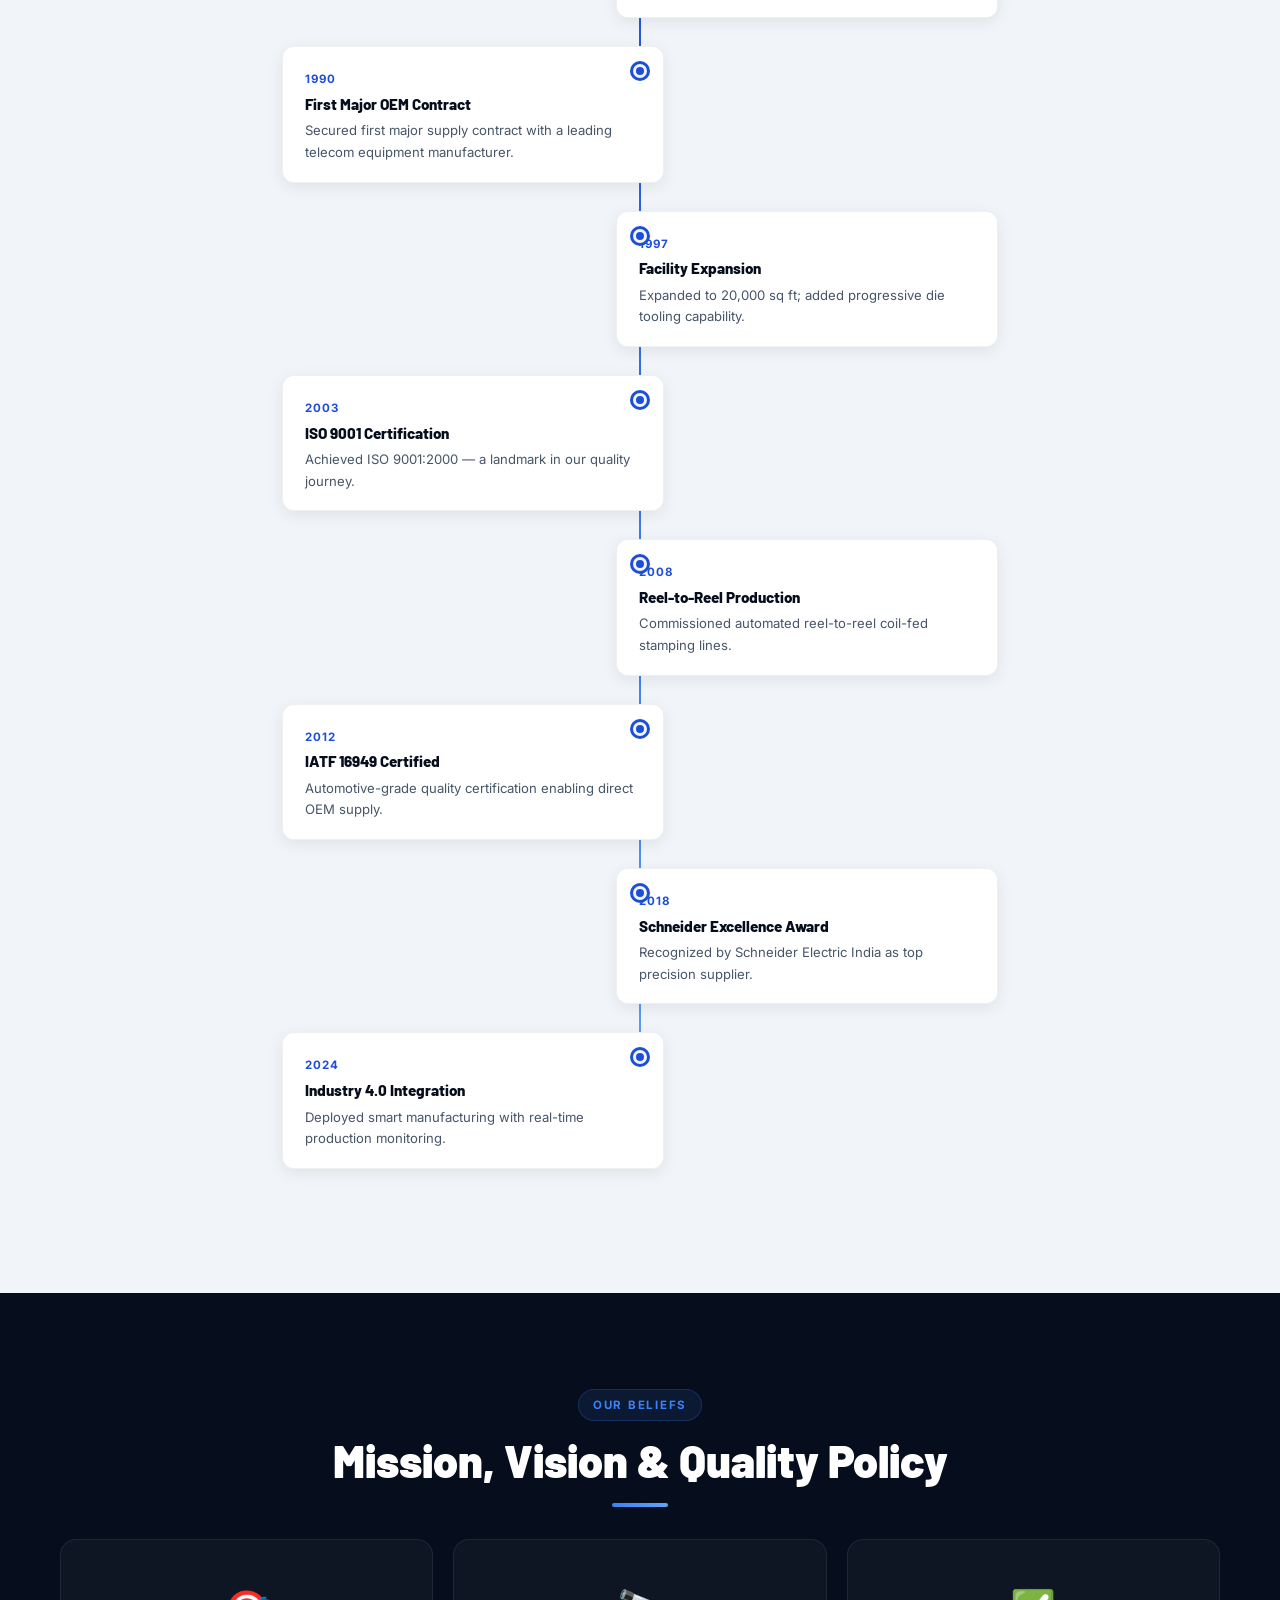
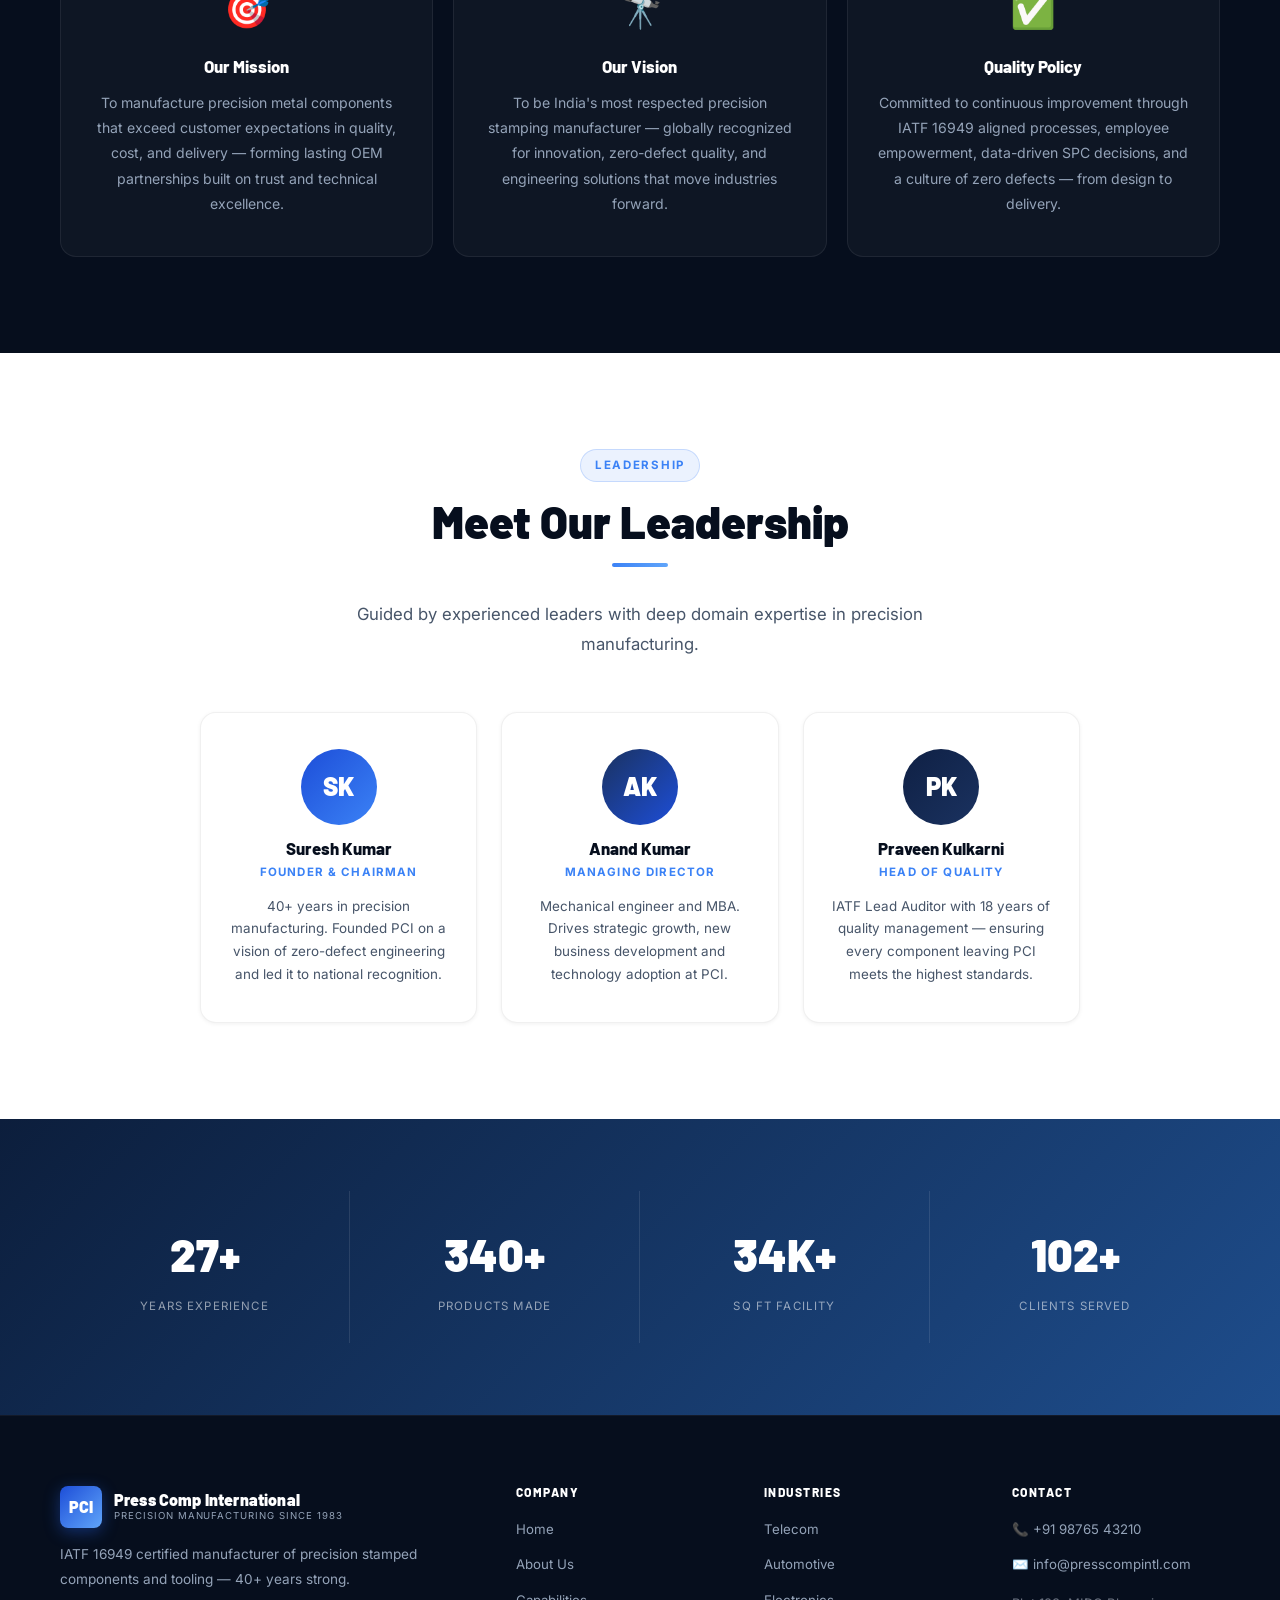
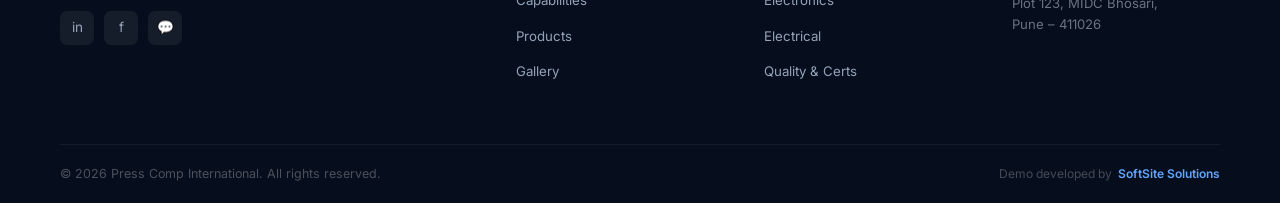
<file: about.html>
<!DOCTYPE html>
<html lang="en">
<head>
  <meta charset="UTF-8"/><meta name="viewport" content="width=device-width,initial-scale=1.0"/>
  <title>About Us | Press Comp International</title>
  <meta name="description" content="Learn about Press Comp International — our 40+ year journey, leadership, mission, vision and quality policy. Precision manufacturing since 1983."/>
  <link rel="stylesheet" href="assets/css/style.css"/>
  <link rel="icon" href="data:image/svg+xml,<svg xmlns='http://www.w3.org/2000/svg' viewBox='0 0 100 100'><text y='.9em' font-size='90'>⚙️</text></svg>"/>
</head>
<body>

<div id="demo-banner"><span class="db-badge">Demo Site</span><span class="db-sep">•</span><span class="db-text">Developed by</span><a href="https://softsitesolution.in" target="_blank" class="db-link">SoftSite Solutions</a><span class="db-sep">•</span><a href="https://softsitesolution.in" target="_blank" class="db-link">softsitesolution.in</a><button class="db-close" id="db-close">×</button></div>

<nav id="navbar">
  <div class="nav-top"><div class="container nav-top-inner"><div class="nt-contact"><a href="tel:+919876543210">📞 +91 98765 43210</a><a href="mailto:info@presscompintl.com">✉️ info@presscompintl.com</a></div></div></div>
  <div class="nav-main"><div class="container nav-inner">
    <a href="index.html" class="logo-img-wrap"><img src="assets/images/logo_nobg.png" alt="Press Comp International" class="site-logo" width="200" height="52" loading="eager"/></a>
    <div class="nav-links">
        <a href="index.html">Home</a>
        <a href="about.html">About</a>
        <a href="capabilities.html">Capabilities</a>
        <div class="nav-item">
          <span>Products <span class="chevron"></span></span>
          <div class="dropdown-menu">
            <a href="products.html" class="dropdown-link">📦 All Products</a>
            <a href="products.html?cat=telecom" class="dropdown-link">📡 Telecom</a>
            <a href="products.html?cat=automotive" class="dropdown-link">🚗 Automotive</a>
            <a href="products.html?cat=electrical" class="dropdown-link">⚡ Electrical</a>
            <a href="products.html?cat=electronics" class="dropdown-link">💻 Electronics</a>
          </div>
        </div>
        <div class="nav-item">
          <span>Industries <span class="chevron"></span></span>
          <div class="dropdown-menu">
            <a href="industries.html" class="dropdown-link">🏗️ All Industries</a>
            <a href="industries.html#telecom" class="dropdown-link">📡 Telecom</a>
            <a href="industries.html#automotive" class="dropdown-link">🚗 Automotive</a>
            <a href="industries.html#electronics" class="dropdown-link">💻 Electronics</a>
            <a href="industries.html#electrical" class="dropdown-link">⚡ Electrical</a>
          </div>
        </div>
        <a href="quality.html">Quality</a>
        <a href="gallery.html">Gallery</a>
        <a href="contact.html">Contact</a>
      </div>
    <div class="nav-cta"><a href="contact.html" class="btn btn-primary">Request Quote</a></div>
    <div class="hamburger" id="hamburger"><span></span><span></span><span></span></div>
  </div></div>
</nav>

<!-- Premium Mobile Menu Backdrop -->
<div class="mm-backdrop" id="mmBackdrop"></div>

<!-- Premium Mobile Menu -->
<div class="mobile-menu" id="mobileMenu" role="dialog" aria-modal="true" aria-label="Navigation menu">
  <!-- Header -->
  <div class="mm-header">
    <div class="mm-logo">
      <div class="mm-logo-mark">PCI</div>
      <div class="mm-logo-text">
        Press Comp International
        <div class="mm-logo-sub">Precision Manufacturing Since 1983</div>
      </div>
    </div>
    <button class="mm-close" id="mobileClose" aria-label="Close menu">✕</button>
  </div>

  <!-- Nav Links with Dropdowns -->
  <nav class="mm-nav" aria-label="Mobile navigation">
    <a href="index.html">🏠 Home</a>
    <a href="about.html">🏭 About Us</a>
    <a href="capabilities.html">⚙️ Capabilities</a>
    
    <!-- Products Dropdown -->
    <div class="mm-dropdown">
      <button class="mm-drop-btn" aria-haspopup="true" aria-expanded="false">📦 Products <span class="mm-chevron"></span></button>
      <div class="mm-drop-content">
        <div class="mm-drop-content-inner">
          <a href="products.html?cat=telecom">📡 Telecom Components</a>
          <a href="products.html?cat=automotive">🚗 Automotive Parts</a>
          <a href="products.html?cat=electrical">⚡ Electrical Gear</a>
          <a href="products.html?cat=electronics">💻 Electronics Parts</a>
          <a href="products.html" class="mm-view-all">View All Products →</a>
        </div>
      </div>
    </div>

    <!-- Industries Dropdown -->
    <div class="mm-dropdown">
      <button class="mm-drop-btn" aria-haspopup="true" aria-expanded="false">🏗️ Industries <span class="mm-chevron"></span></button>
      <div class="mm-drop-content">
        <div class="mm-drop-content-inner">
          <a href="industries.html#telecom">📡 Telecom Infrastructure</a>
          <a href="industries.html#automotive">🚗 Automotive OEMs</a>
          <a href="industries.html#electronics">💻 Consumer Electronics</a>
          <a href="industries.html#electrical">⚡ Power & Electrical</a>
        </div>
      </div>
    </div>

    <a href="quality.html">🏆 Quality & Certs</a>
    <a href="gallery.html">🖼️ Gallery</a>
    <a href="contact.html">📬 Contact</a>
  </nav>

  <div class="mm-divider"></div>

  <!-- Quick Actions -->
  <div class="mm-actions">
    <a href="contact.html" class="mm-cta mm-cta-primary">📩 Request a Quote</a>
    <a href="https://wa.me/919876543210?text=Hello%20PCI%2C%20I%20would%20like%20a%20quote." class="mm-cta mm-cta-wa" target="_blank" rel="noopener">💬 WhatsApp Us</a>
  </div>

  <!-- Contact Info -->
  <div class="mm-contact">
    <a href="tel:+919876543210">📞 +91 98765 43210</a>
    <a href="mailto:info@presscompintl.com">✉️ info@presscompintl.com</a>
    <span style="font-size: 0.72rem; color: rgba(255,255,255,0.4); padding-left: 20px;">📍 MIDC Bhosari, Pune</span>
  </div>

  <!-- Footer -->
  <div class="mm-footer">
    <p>Premium Site by <a href="https://softsitesolution.in" target="_blank">SoftSite Solutions</a></p>
  </div>
</div>

<section class="page-hero">
  <div class="container">
    <div class="ph-crumb"><a href="index.html">Home</a><span>/</span>About Us</div>
    <h1 class="ph-title">Our Story &amp; Heritage</h1>
    <p class="ph-sub">Four decades of precision, passion, and progress — shaping Indian manufacturing since 1983.</p>
  </div>
</section>

<section class="section-pad section-white">
  <div class="container">
    <div class="ab-grid">
      <div class="img-frame reveal">
        <img src="assets/images/factory_floor.png" alt="PCI factory 1983" loading="lazy"/>
        <div class="img-badge"><div class="nb">1983</div><div class="nl">Est. Year</div></div>
      </div>
      <div class="reveal d1">
        <span class="tag">Our History</span>
        <h2 class="section-title">From Humble Beginnings<br>to Industry Leader</h2>
        <span class="line"></span>
        <p>Founded in 1983 with a single stamping press and a team of five passionate engineers, <strong>Press Comp International</strong> began operations in Pune, Maharashtra. What started as a small tool room has grown into a multi-crore precision manufacturing enterprise trusted by India's leading OEMs.</p>
        <p style="margin-top:14px;">Over four decades, we have continuously invested in the latest machinery, international quality systems, and human capital. Our facility now spans over <strong>50,000 sq ft</strong> of modern production space equipped with high-speed presses, CNC tool rooms, and automated quality labs.</p>
        <p style="margin-top:14px;">From telecom giants and automotive Tier-1 suppliers to electronics MNCs — our client portfolio reflects our unwavering commitment to precision and reliability.</p>
        <a href="contact.html" class="btn btn-primary" style="margin-top:28px;">Get In Touch →</a>
      </div>
    </div>
  </div>
</section>

<!-- MILESTONES TIMELINE -->
<section class="section-pad section-light">
  <div class="container">
    <div class="text-center reveal">
      <span class="tag">Journey</span>
      <h2 class="section-title">Key Milestones</h2>
      <span class="line c"></span>
    </div>
    <div style="position:relative;max-width:820px;margin:0 auto;">
      <div style="position:absolute;left:50%;top:0;bottom:0;width:2px;background:linear-gradient(to bottom,var(--blue-vivid),var(--accent-glow));transform:translateX(-50%);border-radius:2px;"></div>
      <div id="timeline"></div>
    </div>
  </div>
</section>

<!-- MISSION VISION QUALITY -->
<section class="section-pad section-dark">
  <div class="container">
    <div class="text-center reveal">
      <span class="tag">Our Beliefs</span>
      <h2 class="section-title light">Mission, Vision &amp; Quality Policy</h2>
      <span class="line c"></span>
    </div>
    <div style="display:grid;grid-template-columns:repeat(auto-fit,minmax(260px,1fr));gap:20px;margin-top:12px;">
      <div class="why-card reveal" style="padding:40px 28px;"><div class="why-ico">🎯</div><div class="why-title" style="font-size:1.05rem;">Our Mission</div><p class="why-text" style="font-size:.88rem;line-height:1.8;margin-top:10px;">To manufacture precision metal components that exceed customer expectations in quality, cost, and delivery — forming lasting OEM partnerships built on trust and technical excellence.</p></div>
      <div class="why-card reveal d1" style="padding:40px 28px;"><div class="why-ico">🔭</div><div class="why-title" style="font-size:1.05rem;">Our Vision</div><p class="why-text" style="font-size:.88rem;line-height:1.8;margin-top:10px;">To be India's most respected precision stamping manufacturer — globally recognized for innovation, zero-defect quality, and engineering solutions that move industries forward.</p></div>
      <div class="why-card reveal d2" style="padding:40px 28px;"><div class="why-ico">✅</div><div class="why-title" style="font-size:1.05rem;">Quality Policy</div><p class="why-text" style="font-size:.88rem;line-height:1.8;margin-top:10px;">Committed to continuous improvement through IATF 16949 aligned processes, employee empowerment, data-driven SPC decisions, and a culture of zero defects — from design to delivery.</p></div>
    </div>
  </div>
</section>

<!-- LEADERSHIP -->
<section class="section-pad section-white">
  <div class="container">
    <div class="text-center reveal">
      <span class="tag">Leadership</span>
      <h2 class="section-title">Meet Our Leadership</h2>
      <span class="line c"></span>
      <p class="section-sub">Guided by experienced leaders with deep domain expertise in precision manufacturing.</p>
    </div>
    <div style="display:grid;grid-template-columns:repeat(auto-fit,minmax(240px,1fr));gap:24px;max-width:880px;margin:0 auto;">
      <div class="testi-card reveal text-center" style="padding:36px 24px;">
        <div style="width:76px;height:76px;border-radius:50%;background:linear-gradient(135deg,var(--blue-vivid),var(--accent));display:flex;align-items:center;justify-content:center;font-size:1.6rem;font-weight:900;color:#fff;margin:0 auto 14px;font-family:var(--font-head);">SK</div>
        <h3 style="color:var(--navy);font-size:1.05rem;font-family:var(--font-head);margin-bottom:4px;">Suresh Kumar</h3>
        <p style="font-size:.72rem;color:var(--accent);font-weight:700;text-transform:uppercase;letter-spacing:.1em;margin-bottom:12px;">Founder &amp; Chairman</p>
        <p style="font-size:.84rem;color:var(--steel);line-height:1.7;">40+ years in precision manufacturing. Founded PCI on a vision of zero-defect engineering and led it to national recognition.</p>
      </div>
      <div class="testi-card reveal d1 text-center" style="padding:36px 24px;">
        <div style="width:76px;height:76px;border-radius:50%;background:linear-gradient(135deg,#1a3260,var(--blue-vivid));display:flex;align-items:center;justify-content:center;font-size:1.6rem;font-weight:900;color:#fff;margin:0 auto 14px;font-family:var(--font-head);">AK</div>
        <h3 style="color:var(--navy);font-size:1.05rem;font-family:var(--font-head);margin-bottom:4px;">Anand Kumar</h3>
        <p style="font-size:.72rem;color:var(--accent);font-weight:700;text-transform:uppercase;letter-spacing:.1em;margin-bottom:12px;">Managing Director</p>
        <p style="font-size:.84rem;color:var(--steel);line-height:1.7;">Mechanical engineer and MBA. Drives strategic growth, new business development and technology adoption at PCI.</p>
      </div>
      <div class="testi-card reveal d2 text-center" style="padding:36px 24px;">
        <div style="width:76px;height:76px;border-radius:50%;background:linear-gradient(135deg,#0f2044,#1a3260);display:flex;align-items:center;justify-content:center;font-size:1.6rem;font-weight:900;color:#fff;margin:0 auto 14px;font-family:var(--font-head);">PK</div>
        <h3 style="color:var(--navy);font-size:1.05rem;font-family:var(--font-head);margin-bottom:4px;">Praveen Kulkarni</h3>
        <p style="font-size:.72rem;color:var(--accent);font-weight:700;text-transform:uppercase;letter-spacing:.1em;margin-bottom:12px;">Head of Quality</p>
        <p style="font-size:.84rem;color:var(--steel);line-height:1.7;">IATF Lead Auditor with 18 years of quality management — ensuring every component leaving PCI meets the highest standards.</p>
      </div>
    </div>
  </div>
</section>

<!-- STATS BANNER -->
<section style="background:linear-gradient(135deg,#0c1e3c,#1e4d8c);padding:72px 0;">
  <div class="container">
    <div style="display:grid;grid-template-columns:repeat(auto-fit,minmax(150px,1fr));text-align:center;">
      <div style="padding:28px 20px;border-right:1px solid rgba(255,255,255,.1);"><div style="font-family:var(--font-head);font-size:2.8rem;font-weight:900;color:#fff;"><span data-target="40" data-suffix="+">40+</span></div><div style="font-size:.72rem;color:rgba(255,255,255,.55);text-transform:uppercase;letter-spacing:.1em;margin-top:6px;">Years Experience</div></div>
      <div style="padding:28px 20px;border-right:1px solid rgba(255,255,255,.1);"><div style="font-family:var(--font-head);font-size:2.8rem;font-weight:900;color:#fff;"><span data-target="500" data-suffix="+">500+</span></div><div style="font-size:.72rem;color:rgba(255,255,255,.55);text-transform:uppercase;letter-spacing:.1em;margin-top:6px;">Products Made</div></div>
      <div style="padding:28px 20px;border-right:1px solid rgba(255,255,255,.1);"><div style="font-family:var(--font-head);font-size:2.8rem;font-weight:900;color:#fff;"><span data-target="50" data-suffix="K+">50K+</span></div><div style="font-size:.72rem;color:rgba(255,255,255,.55);text-transform:uppercase;letter-spacing:.1em;margin-top:6px;">Sq Ft Facility</div></div>
      <div style="padding:28px 20px;"><div style="font-family:var(--font-head);font-size:2.8rem;font-weight:900;color:#fff;"><span data-target="150" data-suffix="+">150+</span></div><div style="font-size:.72rem;color:rgba(255,255,255,.55);text-transform:uppercase;letter-spacing:.1em;margin-top:6px;">Clients Served</div></div>
    </div>
  </div>
</section>

<footer>
  <div class="container">
    <div class="footer-grid">
      <div class="footer-brand"><div class="logo"><div class="logo-mark">PCI</div><div class="logo-text"><div class="logo-name">Press Comp International</div><div class="logo-sub">Precision Manufacturing Since 1983</div></div></div><p>IATF 16949 certified manufacturer of precision stamped components and tooling — 40+ years strong.</p><div class="footer-social"><a href="#" class="soc-btn">in</a><a href="#" class="soc-btn">f</a><a href="https://wa.me/919876543210" class="soc-btn" target="_blank">💬</a></div></div>
      <div class="footer-col"><h5>Company</h5><ul><li><a href="index.html">Home</a></li><li><a href="about.html">About Us</a></li><li><a href="capabilities.html">Capabilities</a></li><li><a href="products.html">Products</a></li><li><a href="gallery.html">Gallery</a></li></ul></div>
      <div class="footer-col"><h5>Industries</h5><ul><li><a href="industries.html">Telecom</a></li><li><a href="industries.html">Automotive</a></li><li><a href="industries.html">Electronics</a></li><li><a href="industries.html">Electrical</a></li><li><a href="quality.html">Quality & Certs</a></li></ul></div>
      <div class="footer-col"><h5>Contact</h5><ul><li><a href="tel:+919876543210">📞 +91 98765 43210</a></li><li><a href="mailto:info@presscompintl.com">✉️ info@presscompintl.com</a></li><li style="color:#6b7280;font-size:.82rem;padding-top:6px;">Plot 123, MIDC Bhosari,<br>Pune – 411026</li></ul></div>
    </div>
    <div class="footer-bottom"><p>© 2026 Press Comp International. All rights reserved.</p><div class="dev-credit">Demo developed by <a href="https://softsitesolution.in" target="_blank">SoftSite Solutions</a></div></div>
  </div>
</footer>
<a href="https://wa.me/919876543210" class="wa-float" target="_blank" aria-label="WhatsApp"><svg viewBox="0 0 24 24"><path d="M17.472 14.382c-.297-.149-1.758-.867-2.03-.967-.273-.099-.471-.148-.67.15-.197.297-.767.966-.94 1.164-.173.199-.347.223-.644.075-.297-.15-1.255-.463-2.39-1.475-.883-.788-1.48-1.761-1.653-2.059-.173-.297-.018-.458.13-.606.134-.133.298-.347.446-.52.149-.174.198-.298.298-.497.099-.198.05-.371-.025-.52-.075-.149-.669-1.612-.916-2.207-.242-.579-.487-.5-.669-.51-.173-.008-.371-.01-.57-.01-.198 0-.52.074-.792.372-.272.297-1.04 1.016-1.04 2.479 0 1.462 1.065 2.875 1.213 3.074.149.198 2.096 3.2 5.077 4.487.709.306 1.262.489 1.694.625.712.227 1.36.195 1.871.118.571-.085 1.758-.719 2.006-1.413.248-.694.248-1.289.173-1.413-.074-.124-.272-.198-.57-.347m-5.421 7.403h-.004a9.87 9.87 0 01-5.031-1.378l-.361-.214-3.741.982.998-3.648-.235-.374a9.86 9.86 0 01-1.51-5.26c.001-5.45 4.436-9.884 9.888-9.884 2.64 0 5.122 1.03 6.988 2.898a9.825 9.825 0 012.893 6.994c-.003 5.45-4.437 9.884-9.885 9.884m8.413-18.297A11.815 11.815 0 0012.05 0C5.495 0 .16 5.335.157 11.892c0 2.096.547 4.142 1.588 5.945L.057 24l6.305-1.654a11.882 11.882 0 005.683 1.448h.005c6.554 0 11.89-5.335 11.893-11.893a11.821 11.821 0 00-3.48-8.413z"/></svg></a>
<button id="scrollTop" aria-label="Back to top">↑</button>
<script src="assets/js/main.js"></script>
<script>
const milestones=[{year:'1983',title:'Company Founded',desc:'Started in Pune with a single 50T stamping press and 5 engineers.'},{year:'1990',title:'First Major OEM Contract',desc:'Secured first major supply contract with a leading telecom equipment manufacturer.'},{year:'1997',title:'Facility Expansion',desc:'Expanded to 20,000 sq ft; added progressive die tooling capability.'},{year:'2003',title:'ISO 9001 Certification',desc:'Achieved ISO 9001:2000 — a landmark in our quality journey.'},{year:'2008',title:'Reel-to-Reel Production',desc:'Commissioned automated reel-to-reel coil-fed stamping lines.'},{year:'2012',title:'IATF 16949 Certified',desc:'Automotive-grade quality certification enabling direct OEM supply.'},{year:'2018',title:'Schneider Excellence Award',desc:'Recognized by Schneider Electric India as top precision supplier.'},{year:'2024',title:'Industry 4.0 Integration',desc:'Deployed smart manufacturing with real-time production monitoring.'}];
const timeline=document.getElementById('timeline');
milestones.forEach((m,i)=>{
  const isLeft=i%2===0;
  const div=document.createElement('div');
  div.style.cssText=`display:flex;justify-content:${isLeft?'flex-end':'flex-start'};margin-bottom:28px;position:relative;`;
  div.innerHTML=`<div style="width:calc(50% - 28px);background:#fff;border-radius:12px;padding:18px 22px;box-shadow:0 4px 16px rgba(0,0,0,.08);border:1px solid rgba(0,0,0,.06);${isLeft?'margin-right:52px;':'margin-left:52px;'}"><span style="font-size:.72rem;font-weight:700;color:var(--blue-vivid);text-transform:uppercase;letter-spacing:.08em;">${m.year}</span><h4 style="font-family:var(--font-head);font-size:.95rem;color:var(--navy);margin:5px 0 7px;">${m.title}</h4><p style="font-size:.82rem;color:var(--steel);line-height:1.65;">${m.desc}</p></div><div style="position:absolute;left:50%;top:18px;width:14px;height:14px;background:var(--blue-vivid);border-radius:50%;transform:translateX(-50%);border:3px solid var(--bg-section);box-shadow:0 0 0 3px var(--blue-vivid);z-index:1;"></div>`;
  timeline.appendChild(div);
});
</script>
</body>
</html>
</file>
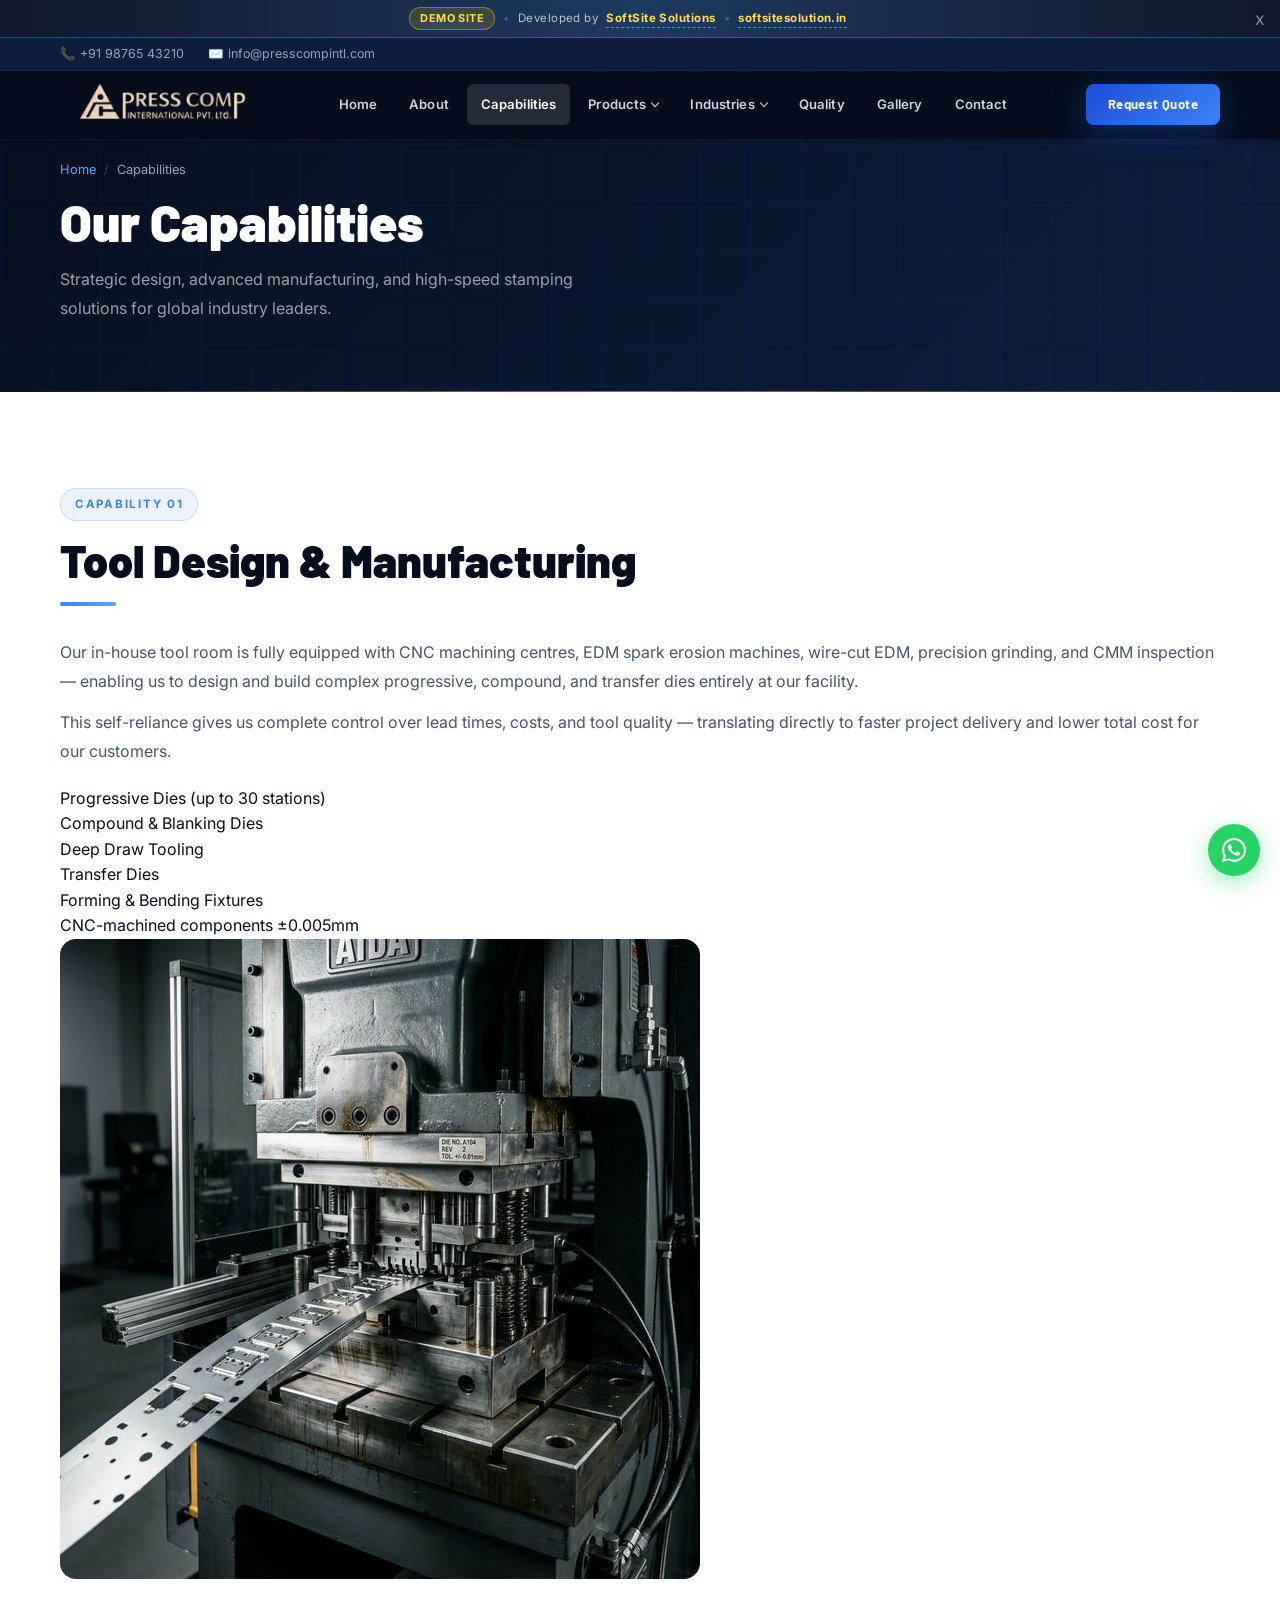
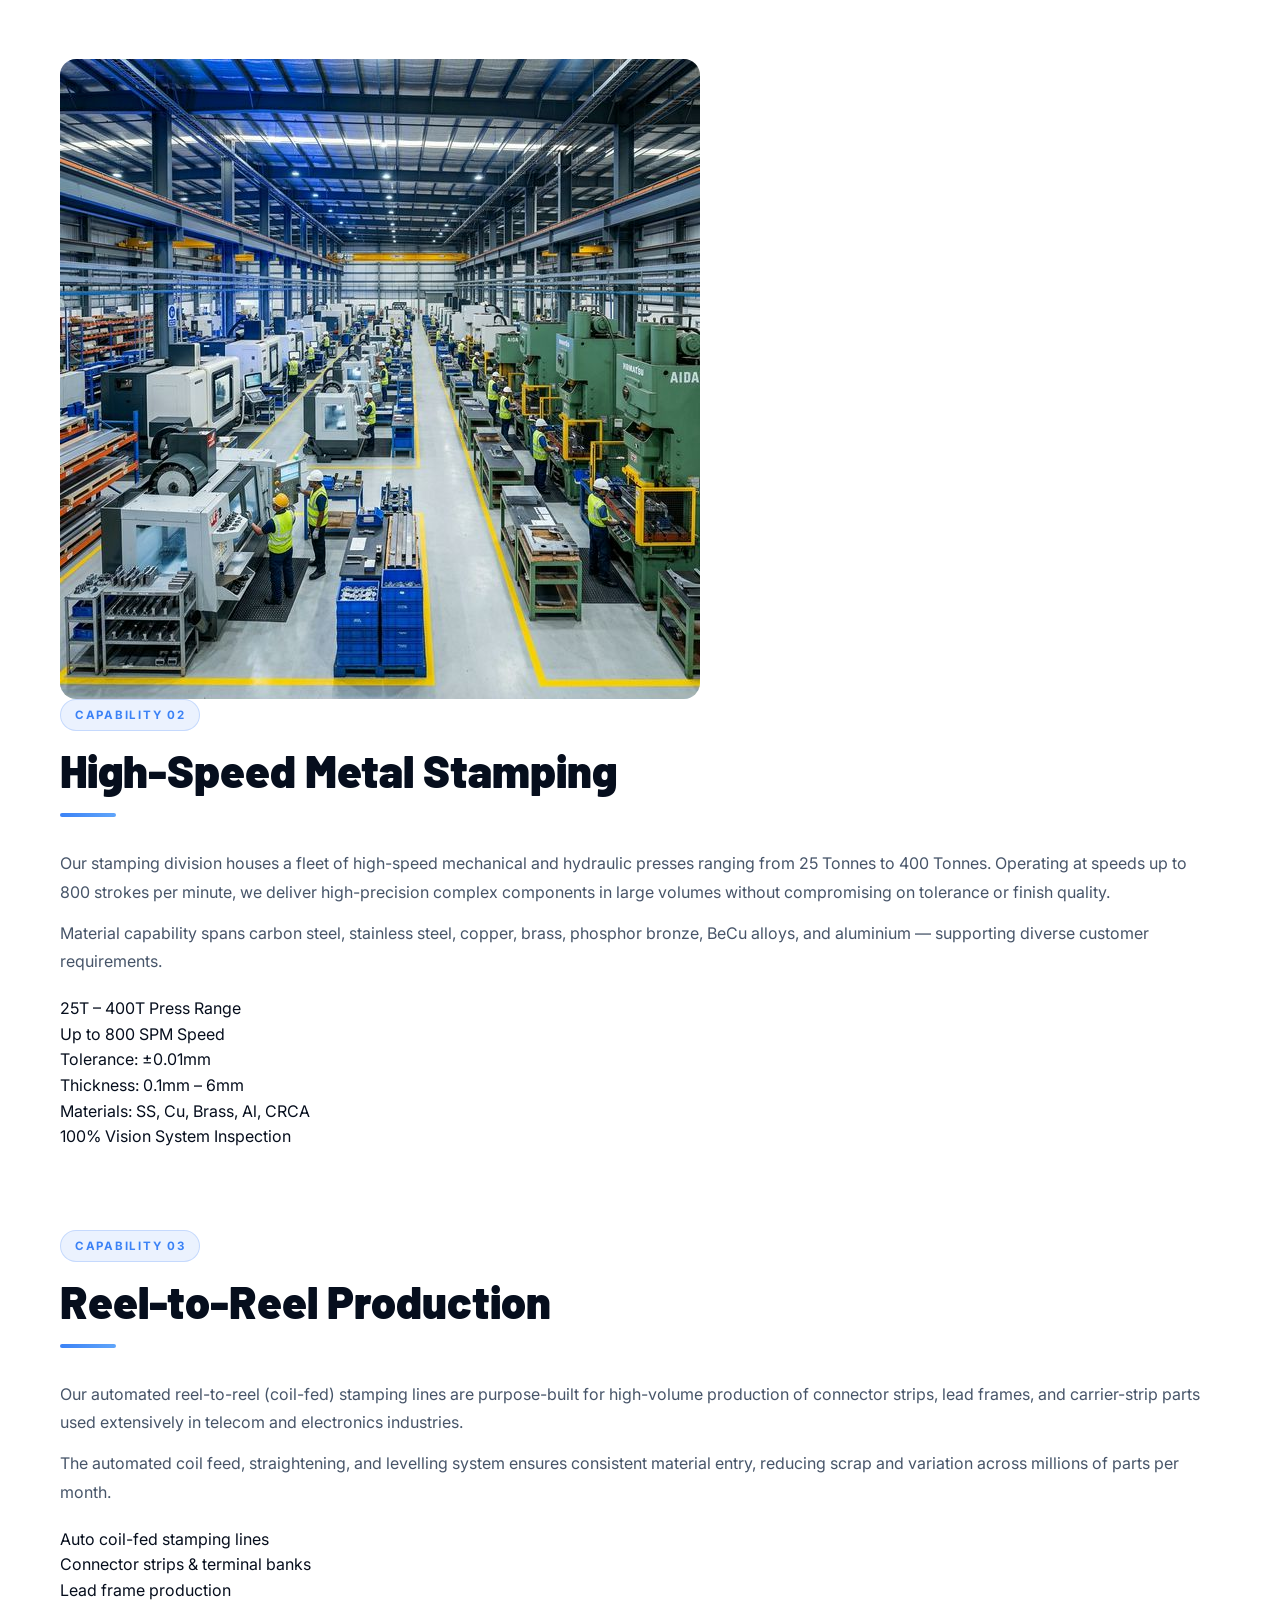
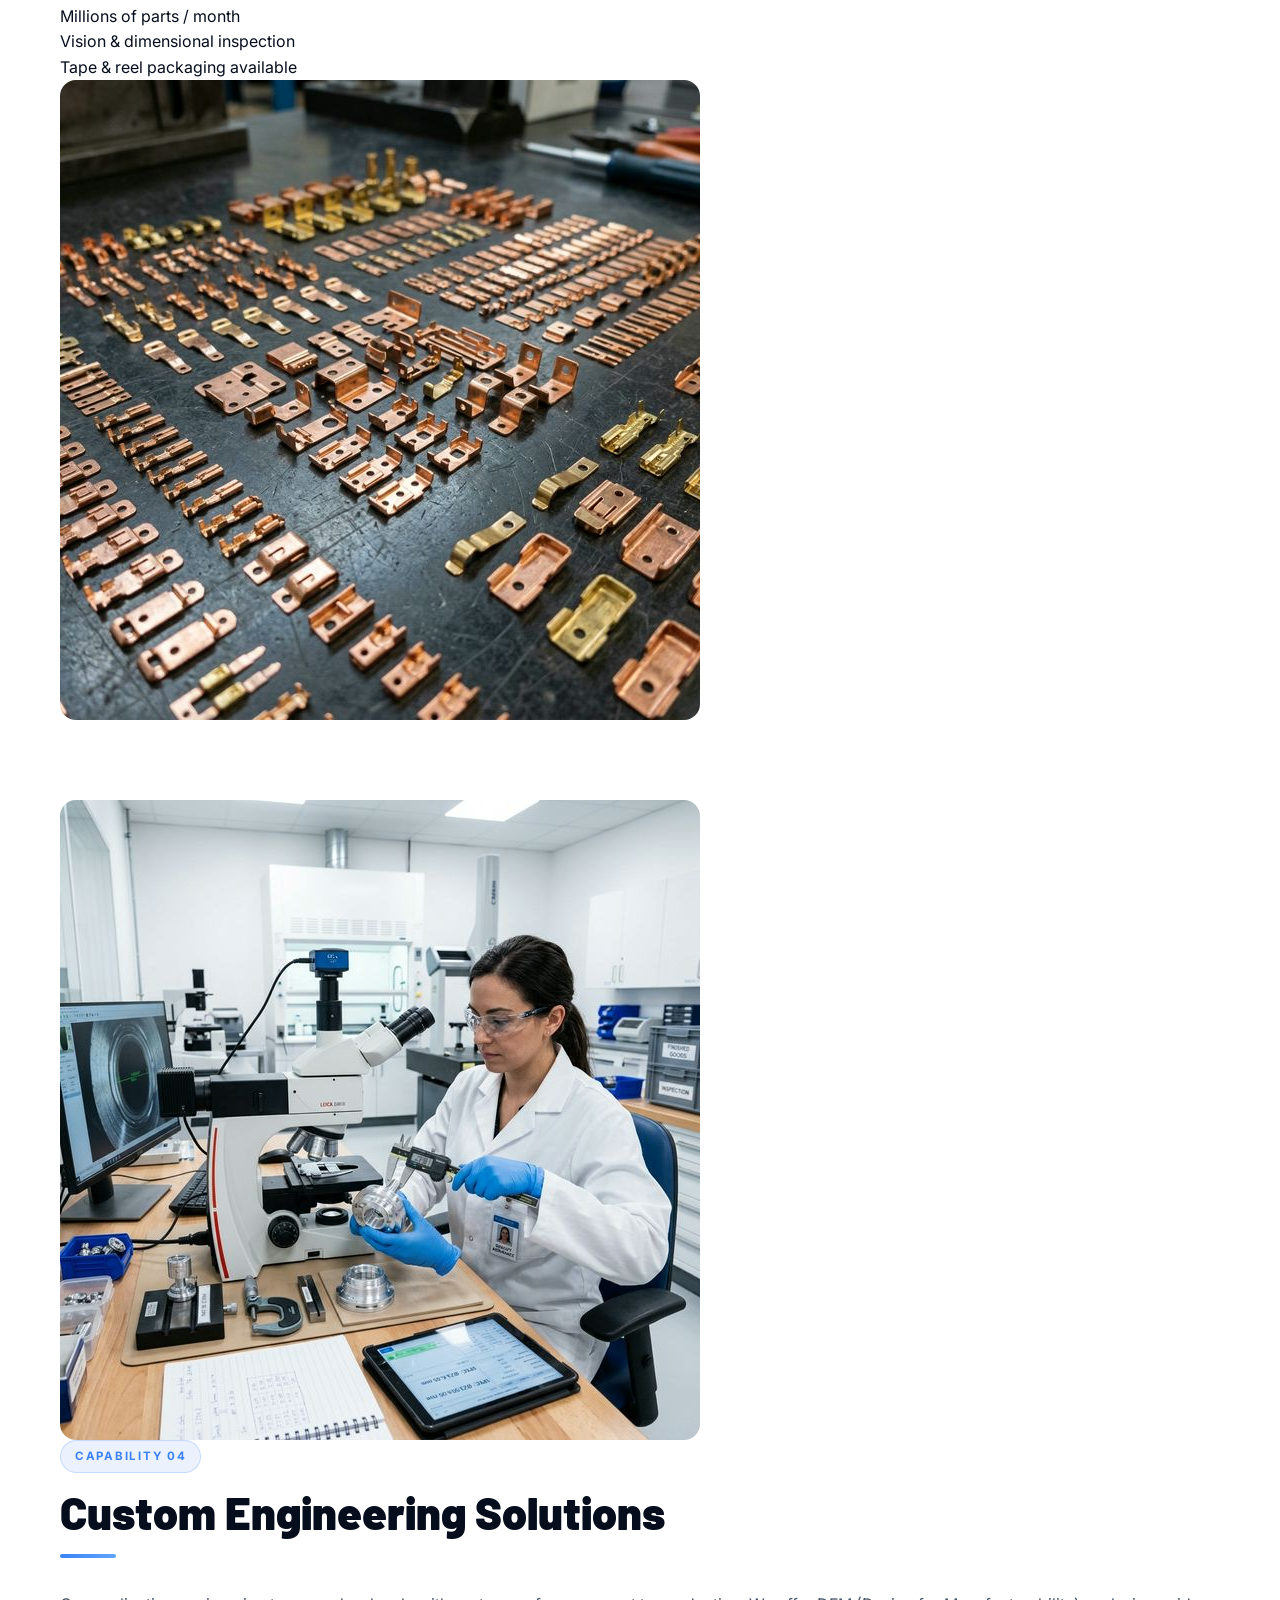
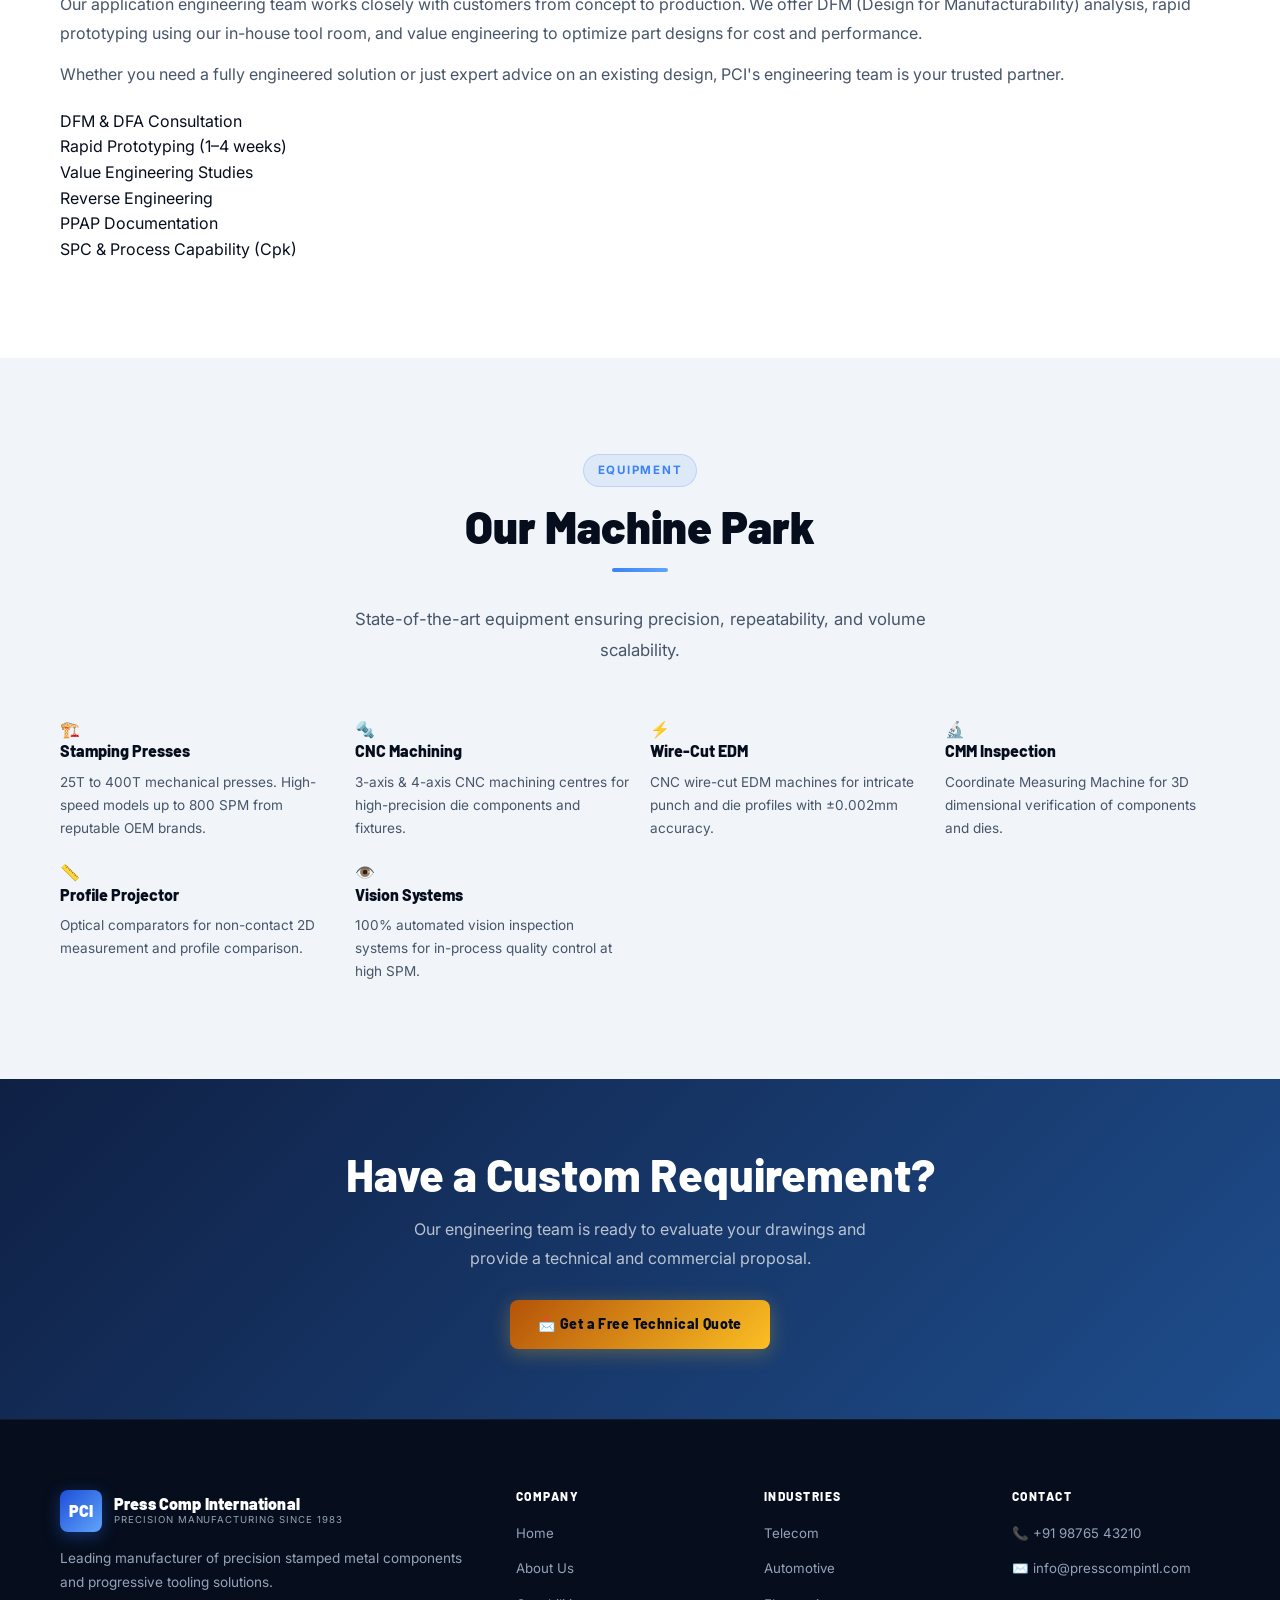
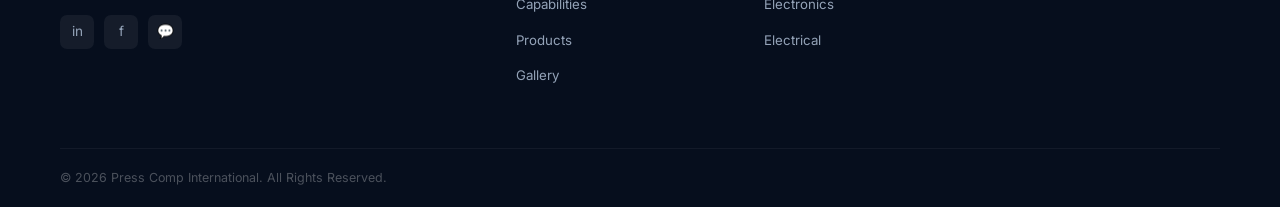
<file: capabilities.html>
<!DOCTYPE html>
<html lang="en">
<head>
  <meta charset="UTF-8" /><meta name="viewport" content="width=device-width, initial-scale=1.0" />
  <title>Capabilities | Press Comp International</title>
  <meta name="description" content="Explore Press Comp International's full range of manufacturing capabilities including progressive die tooling, high-speed stamping, reel-to-reel production, and custom engineering." />
  <link rel="stylesheet" href="assets/css/style.css" />
</head>
<body>
<div id="demo-banner"><span class="db-badge">Demo Site</span><span class="db-sep">•</span><span class="db-text">Developed by</span><a href="https://softsitesolution.in" target="_blank" class="db-link">SoftSite Solutions</a><span class="db-sep">•</span><a href="https://softsitesolution.in" target="_blank" class="db-link">softsitesolution.in</a><button class="db-close" id="db-close">x</button></div>
<nav id="navbar">
  <div class="nav-top"><div class="container nav-top-inner"><div class="nt-contact"><a href="tel:+919876543210">📞 +91 98765 43210</a><a href="mailto:info@presscompintl.com">✉️ info@presscompintl.com</a></div></div></div>
  <div class="nav-main"><div class="container nav-inner">
    <a href="index.html" class="logo-img-wrap"><img src="assets/images/logo_nobg.png" alt="Press Comp International" class="site-logo" width="200" height="52" loading="eager"/></a>
    <div class="nav-links">
        <a href="index.html">Home</a>
        <a href="about.html">About</a>
        <a href="capabilities.html">Capabilities</a>
        <div class="nav-item">
          <span>Products <span class="chevron"></span></span>
          <div class="dropdown-menu">
            <a href="products.html" class="dropdown-link">📦 All Products</a>
            <a href="products.html?cat=telecom" class="dropdown-link">📡 Telecom</a>
            <a href="products.html?cat=automotive" class="dropdown-link">🚗 Automotive</a>
            <a href="products.html?cat=electrical" class="dropdown-link">⚡ Electrical</a>
            <a href="products.html?cat=electronics" class="dropdown-link">💻 Electronics</a>
          </div>
        </div>
        <div class="nav-item">
          <span>Industries <span class="chevron"></span></span>
          <div class="dropdown-menu">
            <a href="industries.html" class="dropdown-link">🏗️ All Industries</a>
            <a href="industries.html#telecom" class="dropdown-link">📡 Telecom</a>
            <a href="industries.html#automotive" class="dropdown-link">🚗 Automotive</a>
            <a href="industries.html#electronics" class="dropdown-link">💻 Electronics</a>
            <a href="industries.html#electrical" class="dropdown-link">⚡ Electrical</a>
          </div>
        </div>
        <a href="quality.html">Quality</a>
        <a href="gallery.html">Gallery</a>
        <a href="contact.html">Contact</a>
      </div>
    <div class="nav-cta"><a href="contact.html" class="btn btn-primary">Request Quote</a></div>
    <div class="hamburger" id="hamburger"><span></span><span></span><span></span></div>
  </div></div>
</nav>

<!-- Premium Mobile Menu Backdrop -->
<div class="mm-backdrop" id="mmBackdrop"></div>

<!-- Premium Mobile Menu -->
<div class="mobile-menu" id="mobileMenu" role="dialog" aria-modal="true" aria-label="Navigation menu">
  <!-- Header -->
  <div class="mm-header">
    <div class="mm-logo">
      <div class="mm-logo-mark">PCI</div>
      <div class="mm-logo-text">
        Press Comp International
        <div class="mm-logo-sub">Precision Manufacturing Since 1983</div>
      </div>
    </div>
    <button class="mm-close" id="mobileClose" aria-label="Close menu">✕</button>
  </div>

  <!-- Nav Links with Dropdowns -->
  <nav class="mm-nav" aria-label="Mobile navigation">
    <a href="index.html">🏠 Home</a>
    <a href="about.html">🏭 About Us</a>
    <a href="capabilities.html">⚙️ Capabilities</a>
    
    <!-- Products Dropdown -->
    <div class="mm-dropdown">
      <button class="mm-drop-btn" aria-haspopup="true" aria-expanded="false">📦 Products <span class="mm-chevron"></span></button>
      <div class="mm-drop-content">
        <div class="mm-drop-content-inner">
          <a href="products.html?cat=telecom">📡 Telecom Components</a>
          <a href="products.html?cat=automotive">🚗 Automotive Parts</a>
          <a href="products.html?cat=electrical">⚡ Electrical Gear</a>
          <a href="products.html?cat=electronics">💻 Electronics Parts</a>
          <a href="products.html" class="mm-view-all">View All Products →</a>
        </div>
      </div>
    </div>

    <!-- Industries Dropdown -->
    <div class="mm-dropdown">
      <button class="mm-drop-btn" aria-haspopup="true" aria-expanded="false">🏗️ Industries <span class="mm-chevron"></span></button>
      <div class="mm-drop-content">
        <div class="mm-drop-content-inner">
          <a href="industries.html#telecom">📡 Telecom Infrastructure</a>
          <a href="industries.html#automotive">🚗 Automotive OEMs</a>
          <a href="industries.html#electronics">💻 Consumer Electronics</a>
          <a href="industries.html#electrical">⚡ Power & Electrical</a>
        </div>
      </div>
    </div>

    <a href="quality.html">🏆 Quality & Certs</a>
    <a href="gallery.html">🖼️ Gallery</a>
    <a href="contact.html">📬 Contact</a>
  </nav>

  <div class="mm-divider"></div>

  <!-- Quick Actions -->
  <div class="mm-actions">
    <a href="contact.html" class="mm-cta mm-cta-primary">📩 Request a Quote</a>
    <a href="https://wa.me/919876543210?text=Hello%20PCI%2C%20I%20would%20like%20a%20quote." class="mm-cta mm-cta-wa" target="_blank" rel="noopener">💬 WhatsApp Us</a>
  </div>

  <!-- Contact Info -->
  <div class="mm-contact">
    <a href="tel:+919876543210">📞 +91 98765 43210</a>
    <a href="mailto:info@presscompintl.com">✉️ info@presscompintl.com</a>
    <span style="font-size: 0.72rem; color: rgba(255,255,255,0.4); padding-left: 20px;">📍 MIDC Bhosari, Pune</span>
  </div>

  <!-- Footer -->
  <div class="mm-footer">
    <p>Premium Site by <a href="https://softsitesolution.in" target="_blank">SoftSite Solutions</a></p>
  </div>
</div>


<section class="page-hero">
  <div class="container">
    <div class="ph-crumb"><a href="index.html">Home</a> <span>/</span> Capabilities</div>
    <h1 class="ph-title">Our Capabilities</h1>
    <p class="ph-sub">Strategic design, advanced manufacturing, and high-speed stamping solutions for global industry leaders.</p>
  </div>
</section>

<section class="section-pad">
  <div class="container">
    <!-- Capability 1 -->
    <div class="about-grid" style="margin-bottom:80px;">
      <div class="reveal">
        <span class="tag">Capability 01</span>
        <h2 class="section-title">Tool Design &amp; Manufacturing</h2>
        <span class="line"></span>
        <p>Our in-house tool room is fully equipped with CNC machining centres, EDM spark erosion machines, wire-cut EDM, precision grinding, and CMM inspection — enabling us to design and build complex progressive, compound, and transfer dies entirely at our facility.</p>
        <p style="margin-top:12px;">This self-reliance gives us complete control over lead times, costs, and tool quality — translating directly to faster project delivery and lower total cost for our customers.</p>
        <ul class="cap-features" style="margin-top:20px;gap:10px;">
          <li>Progressive Dies (up to 30 stations)</li>
          <li>Compound &amp; Blanking Dies</li>
          <li>Deep Draw Tooling</li>
          <li>Transfer Dies</li>
          <li>Forming &amp; Bending Fixtures</li>
          <li>CNC-machined components ±0.005mm</li>
        </ul>
      </div>
      <div class="reveal reveal-delay-1">
        <div class="about-img-main"><img src="assets/images/stamping_machine.png" alt="Tool design and manufacturing" loading="lazy" style="border-radius:16px;"/></div>
      </div>
    </div>

    <!-- Capability 2 -->
    <div class="about-grid" style="margin-bottom:80px;">
      <div class="reveal">
        <div class="about-img-main"><img src="assets/images/factory_floor.png" alt="High speed stamping" loading="lazy" style="border-radius:16px;"/></div>
      </div>
      <div class="reveal reveal-delay-1">
        <span class="tag">Capability 02</span>
        <h2 class="section-title">High-Speed Metal Stamping</h2>
        <span class="line"></span>
        <p>Our stamping division houses a fleet of high-speed mechanical and hydraulic presses ranging from 25 Tonnes to 400 Tonnes. Operating at speeds up to 800 strokes per minute, we deliver high-precision complex components in large volumes without compromising on tolerance or finish quality.</p>
        <p style="margin-top:12px;">Material capability spans carbon steel, stainless steel, copper, brass, phosphor bronze, BeCu alloys, and aluminium — supporting diverse customer requirements.</p>
        <ul class="cap-features" style="margin-top:20px;gap:10px;">
          <li>25T – 400T Press Range</li>
          <li>Up to 800 SPM Speed</li>
          <li>Tolerance: ±0.01mm</li>
          <li>Thickness: 0.1mm – 6mm</li>
          <li>Materials: SS, Cu, Brass, Al, CRCA</li>
          <li>100% Vision System Inspection</li>
        </ul>
      </div>
    </div>

    <!-- Capability 3 -->
    <div class="about-grid" style="margin-bottom:80px;">
      <div class="reveal">
        <span class="tag">Capability 03</span>
        <h2 class="section-title">Reel-to-Reel Production</h2>
        <span class="line"></span>
        <p>Our automated reel-to-reel (coil-fed) stamping lines are purpose-built for high-volume production of connector strips, lead frames, and carrier-strip parts used extensively in telecom and electronics industries.</p>
        <p style="margin-top:12px;">The automated coil feed, straightening, and levelling system ensures consistent material entry, reducing scrap and variation across millions of parts per month.</p>
        <ul class="cap-features" style="margin-top:20px;gap:10px;">
          <li>Auto coil-fed stamping lines</li>
          <li>Connector strips &amp; terminal banks</li>
          <li>Lead frame production</li>
          <li>Millions of parts / month</li>
          <li>Vision &amp; dimensional inspection</li>
          <li>Tape &amp; reel packaging available</li>
        </ul>
      </div>
      <div class="reveal reveal-delay-1">
        <div class="about-img-main"><img src="assets/images/telecom_components.png" alt="Reel to reel production" loading="lazy" style="border-radius:16px;"/></div>
      </div>
    </div>

    <!-- Capability 4 -->
    <div class="about-grid">
      <div class="reveal">
        <div class="about-img-main"><img src="assets/images/quality_inspection.png" alt="Custom engineering solutions" loading="lazy" style="border-radius:16px;"/></div>
      </div>
      <div class="reveal reveal-delay-1">
        <span class="tag">Capability 04</span>
        <h2 class="section-title">Custom Engineering Solutions</h2>
        <span class="line"></span>
        <p>Our application engineering team works closely with customers from concept to production. We offer DFM (Design for Manufacturability) analysis, rapid prototyping using our in-house tool room, and value engineering to optimize part designs for cost and performance.</p>
        <p style="margin-top:12px;">Whether you need a fully engineered solution or just expert advice on an existing design, PCI's engineering team is your trusted partner.</p>
        <ul class="cap-features" style="margin-top:20px;gap:10px;">
          <li>DFM &amp; DFA Consultation</li>
          <li>Rapid Prototyping (1–4 weeks)</li>
          <li>Value Engineering Studies</li>
          <li>Reverse Engineering</li>
          <li>PPAP Documentation</li>
          <li>SPC &amp; Process Capability (Cpk)</li>
        </ul>
      </div>
    </div>
  </div>
</section>

<!-- EQUIPMENT LIST -->
<section class="section-pad section-light">
  <div class="container">
    <div class="text-center reveal">
      <span class="tag">Equipment</span>
      <h2 class="section-title">Our Machine Park</h2>
      <span class="line c"></span>
      <p class="section-sub">State-of-the-art equipment ensuring precision, repeatability, and volume scalability.</p>
    </div>
    <div style="display:grid;grid-template-columns:repeat(auto-fit,minmax(220px,1fr));gap:20px;">
      <div class="capability-card reveal"><div class="cap-icon">🏗️</div><h4 class="cap-title">Stamping Presses</h4><p class="cap-desc">25T to 400T mechanical presses. High-speed models up to 800 SPM from reputable OEM brands.</p></div>
      <div class="capability-card reveal reveal-delay-1"><div class="cap-icon">🔩</div><h4 class="cap-title">CNC Machining</h4><p class="cap-desc">3-axis &amp; 4-axis CNC machining centres for high-precision die components and fixtures.</p></div>
      <div class="capability-card reveal reveal-delay-2"><div class="cap-icon">⚡</div><h4 class="cap-title">Wire-Cut EDM</h4><p class="cap-desc">CNC wire-cut EDM machines for intricate punch and die profiles with ±0.002mm accuracy.</p></div>
      <div class="capability-card reveal reveal-delay-3"><div class="cap-icon">🔬</div><h4 class="cap-title">CMM Inspection</h4><p class="cap-desc">Coordinate Measuring Machine for 3D dimensional verification of components and dies.</p></div>
      <div class="capability-card reveal"><div class="cap-icon">📏</div><h4 class="cap-title">Profile Projector</h4><p class="cap-desc">Optical comparators for non-contact 2D measurement and profile comparison.</p></div>
      <div class="capability-card reveal reveal-delay-1"><div class="cap-icon">👁️</div><h4 class="cap-title">Vision Systems</h4><p class="cap-desc">100% automated vision inspection systems for in-process quality control at high SPM.</p></div>
    </div>
  </div>
</section>

<section style="background:linear-gradient(135deg,#0f2044,#1e4d8c);padding:70px 0;">
  <div class="container text-center">
    <h2 style="color:#fff;margin-bottom:14px;">Have a Custom Requirement?</h2>
    <p style="color:rgba(255,255,255,0.7);max-width:500px;margin:0 auto 28px;">Our engineering team is ready to evaluate your drawings and provide a technical and commercial proposal.</p>
    <a href="contact.html" class="btn btn-gold">📩 Get a Free Technical Quote</a>
  </div>
</section>

<footer>
  <div class="container">
    <div class="footer-grid">
      <div class="footer-brand"><div class="logo"><div class="logo-mark">PCI</div><div class="logo-text"><span class="logo-name">Press Comp International</span><span class="logo-sub">Precision Manufacturing Since 1983</span></div></div><p>Leading manufacturer of precision stamped metal components and progressive tooling solutions.</p><div class="footer-social"><a href="#" class="soc-btn">in</a><a href="#" class="soc-btn">f</a><a href="https://wa.me/919876543210" class="soc-btn">💬</a></div></div>
      <div class="footer-col"><h5>Company</h5><ul><li><a href="index.html">Home</a></li><li><a href="about.html">About Us</a></li><li><a href="capabilities.html">Capabilities</a></li><li><a href="products.html">Products</a></li><li><a href="gallery.html">Gallery</a></li></ul></div>
      <div class="footer-col"><h5>Industries</h5><ul><li><a href="industries.html">Telecom</a></li><li><a href="industries.html">Automotive</a></li><li><a href="industries.html">Electronics</a></li><li><a href="industries.html">Electrical</a></li></ul></div>
      <div class="footer-col"><h5>Contact</h5><ul><li><a href="tel:+919876543210">📞 +91 98765 43210</a></li><li><a href="mailto:info@presscompintl.com">✉️ info@presscompintl.com</a></li></ul></div>
    </div>
    <div class="footer-bottom"><p>© 2026 Press Comp International. All Rights Reserved.</p></div>
  </div>
</footer>
<a href="https://wa.me/919876543210" class="wa-float" target="_blank"><svg viewBox="0 0 24 24"><path d="M17.472 14.382c-.297-.149-1.758-.867-2.03-.967-.273-.099-.471-.148-.67.15-.197.297-.767.966-.94 1.164-.173.199-.347.223-.644.075-.297-.15-1.255-.463-2.39-1.475-.883-.788-1.48-1.761-1.653-2.059-.173-.297-.018-.458.13-.606.134-.133.298-.347.446-.52.149-.174.198-.298.298-.497.099-.198.05-.371-.025-.52-.075-.149-.669-1.612-.916-2.207-.242-.579-.487-.5-.669-.51-.173-.008-.371-.01-.57-.01-.198 0-.52.074-.792.372-.272.297-1.04 1.016-1.04 2.479 0 1.462 1.065 2.875 1.213 3.074.149.198 2.096 3.2 5.077 4.487.709.306 1.262.489 1.694.625.712.227 1.36.195 1.871.118.571-.085 1.758-.719 2.006-1.413.248-.694.248-1.289.173-1.413-.074-.124-.272-.198-.57-.347m-5.421 7.403h-.004a9.87 9.87 0 01-5.031-1.378l-.361-.214-3.741.982.998-3.648-.235-.374a9.86 9.86 0 01-1.51-5.26c.001-5.45 4.436-9.884 9.888-9.884 2.64 0 5.122 1.03 6.988 2.898a9.825 9.825 0 012.893 6.994c-.003 5.45-4.437 9.884-9.885 9.884m8.413-18.297A11.815 11.815 0 0012.05 0C5.495 0 .16 5.335.157 11.892c0 2.096.547 4.142 1.588 5.945L.057 24l6.305-1.654a11.882 11.882 0 005.683 1.448h.005c6.554 0 11.89-5.335 11.893-11.893a11.821 11.821 0 00-3.48-8.413z"/></svg></a>
<script src="assets/js/main.js"></script>
</body>
</html>
</file>
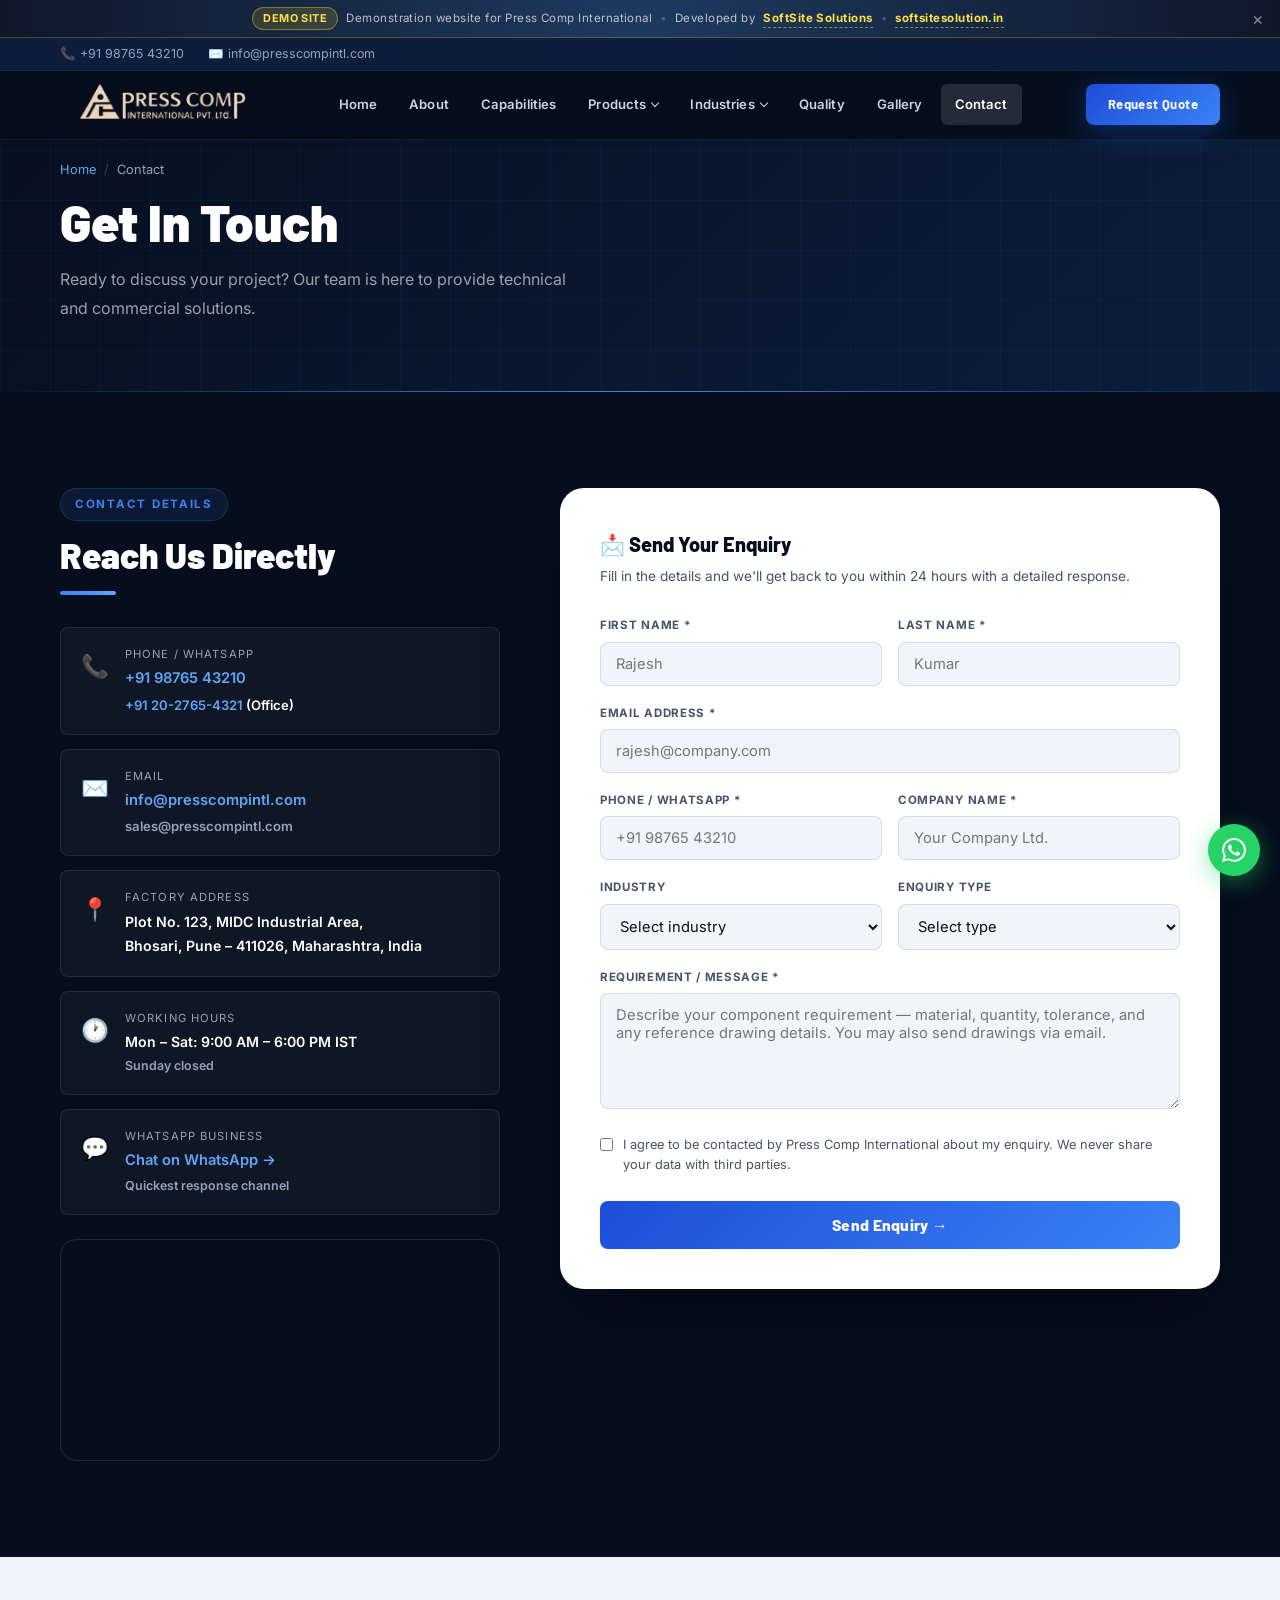
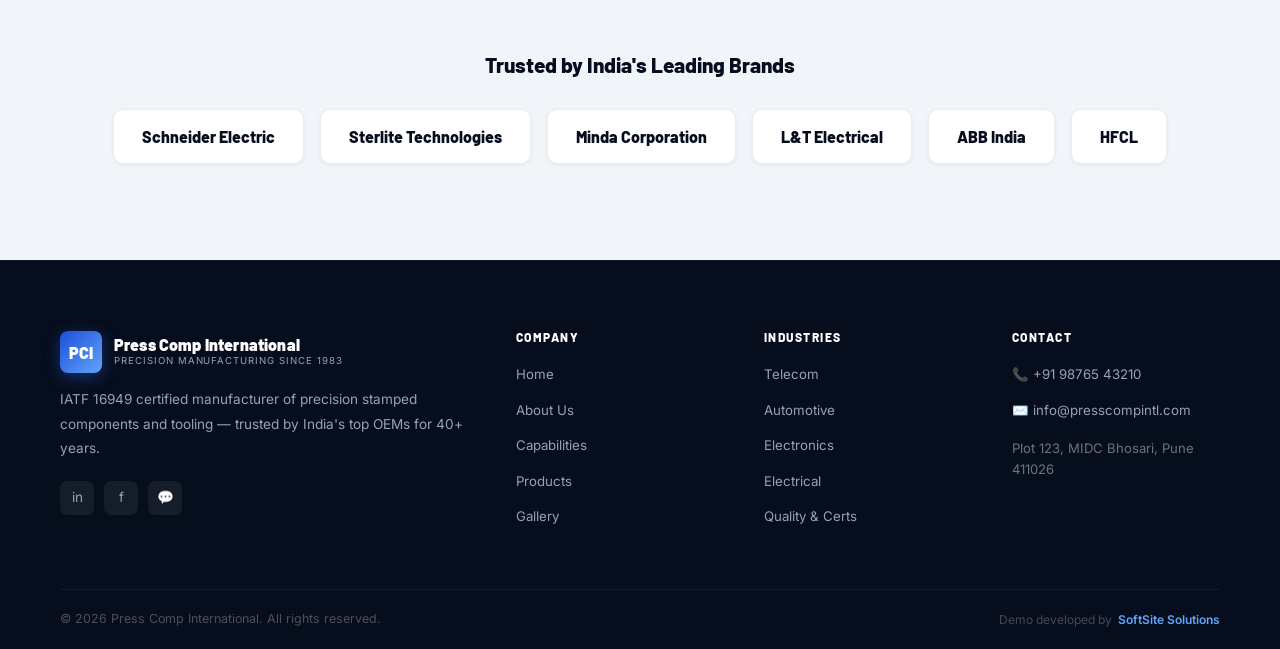
<file: contact.html>
<!DOCTYPE html>
<html lang="en">
<head>
  <meta charset="UTF-8"/><meta name="viewport" content="width=device-width,initial-scale=1.0"/>
  <title>Contact Us | Press Comp International</title>
  <meta name="description" content="Contact Press Comp International for quotes, technical enquiries, or to schedule a factory visit. Located in Pune, Maharashtra. IATF 16949 certified."/>
  <link rel="stylesheet" href="assets/css/style.css"/>
  <link rel="icon" href="data:image/svg+xml,<svg xmlns='http://www.w3.org/2000/svg' viewBox='0 0 100 100'><text y='.9em' font-size='90'>⚙️</text></svg>"/>
</head>
<body>

<!-- DEMO BANNER -->
<div id="demo-banner">
  <span class="db-badge">Demo Site</span>
  <span class="db-text">Demonstration website for Press Comp International</span>
  <span class="db-sep">•</span>
  <span class="db-text">Developed by</span>
  <a href="https://softsitesolution.in" target="_blank" class="db-link">SoftSite Solutions</a>
  <span class="db-sep">•</span>
  <a href="https://softsitesolution.in" target="_blank" class="db-link">softsitesolution.in</a>
  <button class="db-close" id="db-close">×</button>
</div>

<!-- NAVBAR -->
<nav id="navbar">
  <div class="nav-top"><div class="container nav-top-inner"><div class="nt-contact"><a href="tel:+919876543210">📞 +91 98765 43210</a><a href="mailto:info@presscompintl.com">✉️ info@presscompintl.com</a></div></div></div>
  <div class="nav-main"><div class="container nav-inner">
    <a href="index.html" class="logo-img-wrap"><img src="assets/images/logo_nobg.png" alt="Press Comp International" class="site-logo" width="200" height="52" loading="eager"/></a>
    <div class="nav-links">
        <a href="index.html">Home</a>
        <a href="about.html">About</a>
        <a href="capabilities.html">Capabilities</a>
        <div class="nav-item">
          <span>Products <span class="chevron"></span></span>
          <div class="dropdown-menu">
            <a href="products.html" class="dropdown-link">📦 All Products</a>
            <a href="products.html?cat=telecom" class="dropdown-link">📡 Telecom</a>
            <a href="products.html?cat=automotive" class="dropdown-link">🚗 Automotive</a>
            <a href="products.html?cat=electrical" class="dropdown-link">⚡ Electrical</a>
            <a href="products.html?cat=electronics" class="dropdown-link">💻 Electronics</a>
          </div>
        </div>
        <div class="nav-item">
          <span>Industries <span class="chevron"></span></span>
          <div class="dropdown-menu">
            <a href="industries.html" class="dropdown-link">🏗️ All Industries</a>
            <a href="industries.html#telecom" class="dropdown-link">📡 Telecom</a>
            <a href="industries.html#automotive" class="dropdown-link">🚗 Automotive</a>
            <a href="industries.html#electronics" class="dropdown-link">💻 Electronics</a>
            <a href="industries.html#electrical" class="dropdown-link">⚡ Electrical</a>
          </div>
        </div>
        <a href="quality.html">Quality</a>
        <a href="gallery.html">Gallery</a>
        <a href="contact.html">Contact</a>
      </div>
    <div class="nav-cta"><a href="contact.html" class="btn btn-primary">Request Quote</a></div>
    <div class="hamburger" id="hamburger"><span></span><span></span><span></span></div>
  </div></div>
</nav>

<!-- Premium Mobile Menu Backdrop -->
<div class="mm-backdrop" id="mmBackdrop"></div>

<!-- Premium Mobile Menu -->
<div class="mobile-menu" id="mobileMenu" role="dialog" aria-modal="true" aria-label="Navigation menu">
  <!-- Header -->
  <div class="mm-header">
    <div class="mm-logo">
      <div class="mm-logo-mark">PCI</div>
      <div class="mm-logo-text">
        Press Comp International
        <div class="mm-logo-sub">Precision Manufacturing Since 1983</div>
      </div>
    </div>
    <button class="mm-close" id="mobileClose" aria-label="Close menu">✕</button>
  </div>

  <!-- Nav Links with Dropdowns -->
  <nav class="mm-nav" aria-label="Mobile navigation">
    <a href="index.html">🏠 Home</a>
    <a href="about.html">🏭 About Us</a>
    <a href="capabilities.html">⚙️ Capabilities</a>
    
    <!-- Products Dropdown -->
    <div class="mm-dropdown">
      <button class="mm-drop-btn" aria-haspopup="true" aria-expanded="false">📦 Products <span class="mm-chevron"></span></button>
      <div class="mm-drop-content">
        <div class="mm-drop-content-inner">
          <a href="products.html?cat=telecom">📡 Telecom Components</a>
          <a href="products.html?cat=automotive">🚗 Automotive Parts</a>
          <a href="products.html?cat=electrical">⚡ Electrical Gear</a>
          <a href="products.html?cat=electronics">💻 Electronics Parts</a>
          <a href="products.html" class="mm-view-all">View All Products →</a>
        </div>
      </div>
    </div>

    <!-- Industries Dropdown -->
    <div class="mm-dropdown">
      <button class="mm-drop-btn" aria-haspopup="true" aria-expanded="false">🏗️ Industries <span class="mm-chevron"></span></button>
      <div class="mm-drop-content">
        <div class="mm-drop-content-inner">
          <a href="industries.html#telecom">📡 Telecom Infrastructure</a>
          <a href="industries.html#automotive">🚗 Automotive OEMs</a>
          <a href="industries.html#electronics">💻 Consumer Electronics</a>
          <a href="industries.html#electrical">⚡ Power & Electrical</a>
        </div>
      </div>
    </div>

    <a href="quality.html">🏆 Quality & Certs</a>
    <a href="gallery.html">🖼️ Gallery</a>
    <a href="contact.html">📬 Contact</a>
  </nav>

  <div class="mm-divider"></div>

  <!-- Quick Actions -->
  <div class="mm-actions">
    <a href="contact.html" class="mm-cta mm-cta-primary">📩 Request a Quote</a>
    <a href="https://wa.me/919876543210?text=Hello%20PCI%2C%20I%20would%20like%20a%20quote." class="mm-cta mm-cta-wa" target="_blank" rel="noopener">💬 WhatsApp Us</a>
  </div>

  <!-- Contact Info -->
  <div class="mm-contact">
    <a href="tel:+919876543210">📞 +91 98765 43210</a>
    <a href="mailto:info@presscompintl.com">✉️ info@presscompintl.com</a>
    <span style="font-size: 0.72rem; color: rgba(255,255,255,0.4); padding-left: 20px;">📍 MIDC Bhosari, Pune</span>
  </div>

  <!-- Footer -->
  <div class="mm-footer">
    <p>Premium Site by <a href="https://softsitesolution.in" target="_blank">SoftSite Solutions</a></p>
  </div>
</div>


<section class="page-hero">
  <div class="container">
    <div class="ph-crumb"><a href="index.html">Home</a> <span>/</span> Contact</div>
    <h1 class="ph-title">Get In Touch</h1>
    <p class="ph-sub">Ready to discuss your project? Our team is here to provide technical and commercial solutions.</p>
  </div>
</section>

<section class="section-pad section-dark">
  <div class="container">
    <div class="contact-grid">
      <!-- Info -->
      <div class="reveal">
        <span class="tag">Contact Details</span>
        <h2 class="section-title light" style="font-size:clamp(1.6rem,3vw,2.2rem);">Reach Us Directly</h2>
        <span class="line"></span>
        <div class="ci-cards">
          <div class="ci-card"><div class="ci-ico">📞</div><div><div class="ci-label">Phone / WhatsApp</div><div class="ci-val"><a href="tel:+919876543210">+91 98765 43210</a></div><div class="ci-val" style="margin-top:4px;font-size:.82rem;"><a href="tel:+912027654321">+91 20-2765-4321</a> (Office)</div></div></div>
          <div class="ci-card"><div class="ci-ico">✉️</div><div><div class="ci-label">Email</div><div class="ci-val"><a href="mailto:info@presscompintl.com">info@presscompintl.com</a></div><div class="ci-val" style="margin-top:4px;font-size:.82rem;color:var(--steel-light);">sales@presscompintl.com</div></div></div>
          <div class="ci-card"><div class="ci-ico">📍</div><div><div class="ci-label">Factory Address</div><div class="ci-val" style="font-size:.88rem;line-height:1.7;">Plot No. 123, MIDC Industrial Area,<br>Bhosari, Pune – 411026, Maharashtra, India</div></div></div>
          <div class="ci-card"><div class="ci-ico">🕐</div><div><div class="ci-label">Working Hours</div><div class="ci-val" style="font-size:.88rem;">Mon – Sat: 9:00 AM – 6:00 PM IST</div><div class="ci-val" style="font-size:.78rem;color:var(--steel-light);margin-top:3px;">Sunday closed</div></div></div>
          <div class="ci-card"><div class="ci-ico">💬</div><div><div class="ci-label">WhatsApp Business</div><div class="ci-val"><a href="https://wa.me/919876543210?text=Hello%20PCI" target="_blank">Chat on WhatsApp →</a></div><div class="ci-val" style="font-size:.78rem;color:var(--steel-light);margin-top:3px;">Quickest response channel</div></div></div>
        </div>
        <!-- Google Map -->
        <div style="border-radius:var(--r-lg);overflow:hidden;margin-top:24px;border:1px solid rgba(255,255,255,.1);">
          <iframe src="https://www.google.com/maps/embed?pb=!1m18!1m12!1m3!1d3779.3!2d73.8567!3d18.623!2m3!1f0!2f0!3f0!3m2!1i1024!2i768!4f13.1!3m3!1m2!1s0x3bc2b9e4b2f5e001%3A0x50c6b93f5437a64f!2sBhosari%2C%20Pimpri-Chinchwad%2C%20Maharashtra!5e0!3m2!1sen!2sin!4v1711589000000!5m2!1sen!2sin" width="100%" height="220" style="border:0;display:block;" allowfullscreen="" loading="lazy" title="PCI Location"></iframe>
        </div>
      </div>

      <!-- Form -->
      <div class="reveal d1">
        <div class="form-box">
          <div class="form-title">📩 Send Your Enquiry</div>
          <div class="form-sub">Fill in the details and we'll get back to you within 24 hours with a detailed response.</div>
          <form id="inquiryForm" novalidate>
            <div class="form-row">
              <div class="form-group"><label for="firstName">First Name *</label><input type="text" id="firstName" name="firstName" placeholder="Rajesh" required autocomplete="given-name"/></div>
              <div class="form-group"><label for="lastName">Last Name *</label><input type="text" id="lastName" name="lastName" placeholder="Kumar" required autocomplete="family-name"/></div>
            </div>
            <div class="form-group"><label for="email">Email Address *</label><input type="email" id="email" name="email" placeholder="rajesh@company.com" required autocomplete="email"/></div>
            <div class="form-row">
              <div class="form-group"><label for="phone">Phone / WhatsApp *</label><input type="tel" id="phone" name="phone" placeholder="+91 98765 43210" required autocomplete="tel"/></div>
              <div class="form-group"><label for="company">Company Name *</label><input type="text" id="company" name="company" placeholder="Your Company Ltd." required autocomplete="organization"/></div>
            </div>
            <div class="form-row">
              <div class="form-group">
                <label for="industry">Industry</label>
                <select id="industry" name="industry">
                  <option value="">Select industry</option>
                  <option>Telecom / Networking</option>
                  <option>Automotive</option>
                  <option>Electronics / PCB</option>
                  <option>Electrical / Switchgear</option>
                  <option>Other</option>
                </select>
              </div>
              <div class="form-group">
                <label for="enquiryType">Enquiry Type</label>
                <select id="enquiryType" name="enquiryType">
                  <option value="">Select type</option>
                  <option>Request for Quote (RFQ)</option>
                  <option>New Tooling Enquiry</option>
                  <option>Sample Request</option>
                  <option>Technical Consultation</option>
                  <option>Factory Visit</option>
                  <option>General Enquiry</option>
                </select>
              </div>
            </div>
            <div class="form-group"><label for="requirement">Requirement / Message *</label><textarea id="requirement" name="requirement" placeholder="Describe your component requirement — material, quantity, tolerance, and any reference drawing details. You may also send drawings via email." required rows="5"></textarea></div>
            <div class="form-group" style="display:flex;align-items:flex-start;gap:10px;">
              <input type="checkbox" id="consent" name="consent" style="width:auto;margin-top:3px;flex-shrink:0;" required/>
              <label for="consent" style="text-transform:none;letter-spacing:0;font-size:.8rem;color:var(--steel);font-weight:400;">I agree to be contacted by Press Comp International about my enquiry. We never share your data with third parties.</label>
            </div>
            <button type="submit" class="form-submit" id="submitBtn">Send Enquiry →</button>
            <div class="form-success" id="formSuccess">✅ Enquiry received! We'll contact you within 24 hours.</div>
          </form>
        </div>
      </div>
    </div>
  </div>
</section>

<!-- TRUST BADGES -->
<section class="section-pad section-light">
  <div class="container text-center">
    <div class="reveal">
      <h3 style="color:var(--navy);margin-bottom:32px;font-size:1.3rem;font-family:var(--font-head);">Trusted by India's Leading Brands</h3>
      <div style="display:flex;flex-wrap:wrap;gap:16px;justify-content:center;align-items:center;">
        <div style="background:#fff;border:1px solid rgba(0,0,0,.07);border-radius:10px;padding:14px 28px;font-family:var(--font-head);font-weight:800;font-size:1rem;color:var(--navy);box-shadow:var(--shadow-xs);">Schneider Electric</div>
        <div style="background:#fff;border:1px solid rgba(0,0,0,.07);border-radius:10px;padding:14px 28px;font-family:var(--font-head);font-weight:800;font-size:1rem;color:var(--navy);box-shadow:var(--shadow-xs);">Sterlite Technologies</div>
        <div style="background:#fff;border:1px solid rgba(0,0,0,.07);border-radius:10px;padding:14px 28px;font-family:var(--font-head);font-weight:800;font-size:1rem;color:var(--navy);box-shadow:var(--shadow-xs);">Minda Corporation</div>
        <div style="background:#fff;border:1px solid rgba(0,0,0,.07);border-radius:10px;padding:14px 28px;font-family:var(--font-head);font-weight:800;font-size:1rem;color:var(--navy);box-shadow:var(--shadow-xs);">L&amp;T Electrical</div>
        <div style="background:#fff;border:1px solid rgba(0,0,0,.07);border-radius:10px;padding:14px 28px;font-family:var(--font-head);font-weight:800;font-size:1rem;color:var(--navy);box-shadow:var(--shadow-xs);">ABB India</div>
        <div style="background:#fff;border:1px solid rgba(0,0,0,.07);border-radius:10px;padding:14px 28px;font-family:var(--font-head);font-weight:800;font-size:1rem;color:var(--navy);box-shadow:var(--shadow-xs);">HFCL</div>
      </div>
    </div>
  </div>
</section>

<!-- FOOTER -->
<footer>
  <div class="container">
    <div class="footer-grid">
      <div class="footer-brand"><div class="logo"><div class="logo-mark">PCI</div><div class="logo-text"><div class="logo-name">Press Comp International</div><div class="logo-sub">Precision Manufacturing Since 1983</div></div></div><p>IATF 16949 certified manufacturer of precision stamped components and tooling — trusted by India's top OEMs for 40+ years.</p><div class="footer-social"><a href="#" class="soc-btn">in</a><a href="#" class="soc-btn">f</a><a href="https://wa.me/919876543210" class="soc-btn" target="_blank">💬</a></div></div>
      <div class="footer-col"><h5>Company</h5><ul><li><a href="index.html">Home</a></li><li><a href="about.html">About Us</a></li><li><a href="capabilities.html">Capabilities</a></li><li><a href="products.html">Products</a></li><li><a href="gallery.html">Gallery</a></li></ul></div>
      <div class="footer-col"><h5>Industries</h5><ul><li><a href="industries.html">Telecom</a></li><li><a href="industries.html">Automotive</a></li><li><a href="industries.html">Electronics</a></li><li><a href="industries.html">Electrical</a></li><li><a href="quality.html">Quality & Certs</a></li></ul></div>
      <div class="footer-col"><h5>Contact</h5><ul><li><a href="tel:+919876543210">📞 +91 98765 43210</a></li><li><a href="mailto:info@presscompintl.com">✉️ info@presscompintl.com</a></li><li style="color:#6b7280;font-size:.82rem;padding-top:6px;">Plot 123, MIDC Bhosari, Pune 411026</li></ul></div>
    </div>
    <div class="footer-bottom"><p>© 2026 Press Comp International. All rights reserved.</p><div class="dev-credit">Demo developed by <a href="https://softsitesolution.in" target="_blank">SoftSite Solutions</a></div></div>
  </div>
</footer>

<a href="https://wa.me/919876543210?text=Hello%20PCI" class="wa-float" target="_blank" rel="noopener" aria-label="WhatsApp"><svg viewBox="0 0 24 24"><path d="M17.472 14.382c-.297-.149-1.758-.867-2.03-.967-.273-.099-.471-.148-.67.15-.197.297-.767.966-.94 1.164-.173.199-.347.223-.644.075-.297-.15-1.255-.463-2.39-1.475-.883-.788-1.48-1.761-1.653-2.059-.173-.297-.018-.458.13-.606.134-.133.298-.347.446-.52.149-.174.198-.298.298-.497.099-.198.05-.371-.025-.52-.075-.149-.669-1.612-.916-2.207-.242-.579-.487-.5-.669-.51-.173-.008-.371-.01-.57-.01-.198 0-.52.074-.792.372-.272.297-1.04 1.016-1.04 2.479 0 1.462 1.065 2.875 1.213 3.074.149.198 2.096 3.2 5.077 4.487.709.306 1.262.489 1.694.625.712.227 1.36.195 1.871.118.571-.085 1.758-.719 2.006-1.413.248-.694.248-1.289.173-1.413-.074-.124-.272-.198-.57-.347m-5.421 7.403h-.004a9.87 9.87 0 01-5.031-1.378l-.361-.214-3.741.982.998-3.648-.235-.374a9.86 9.86 0 01-1.51-5.26c.001-5.45 4.436-9.884 9.888-9.884 2.64 0 5.122 1.03 6.988 2.898a9.825 9.825 0 012.893 6.994c-.003 5.45-4.437 9.884-9.885 9.884m8.413-18.297A11.815 11.815 0 0012.05 0C5.495 0 .16 5.335.157 11.892c0 2.096.547 4.142 1.588 5.945L.057 24l6.305-1.654a11.882 11.882 0 005.683 1.448h.005c6.554 0 11.89-5.335 11.893-11.893a11.821 11.821 0 00-3.48-8.413z"/></svg></a>
<button id="scrollTop" aria-label="Back to top">↑</button>
<script src="assets/js/main.js"></script>
</body>
</html>
</file>
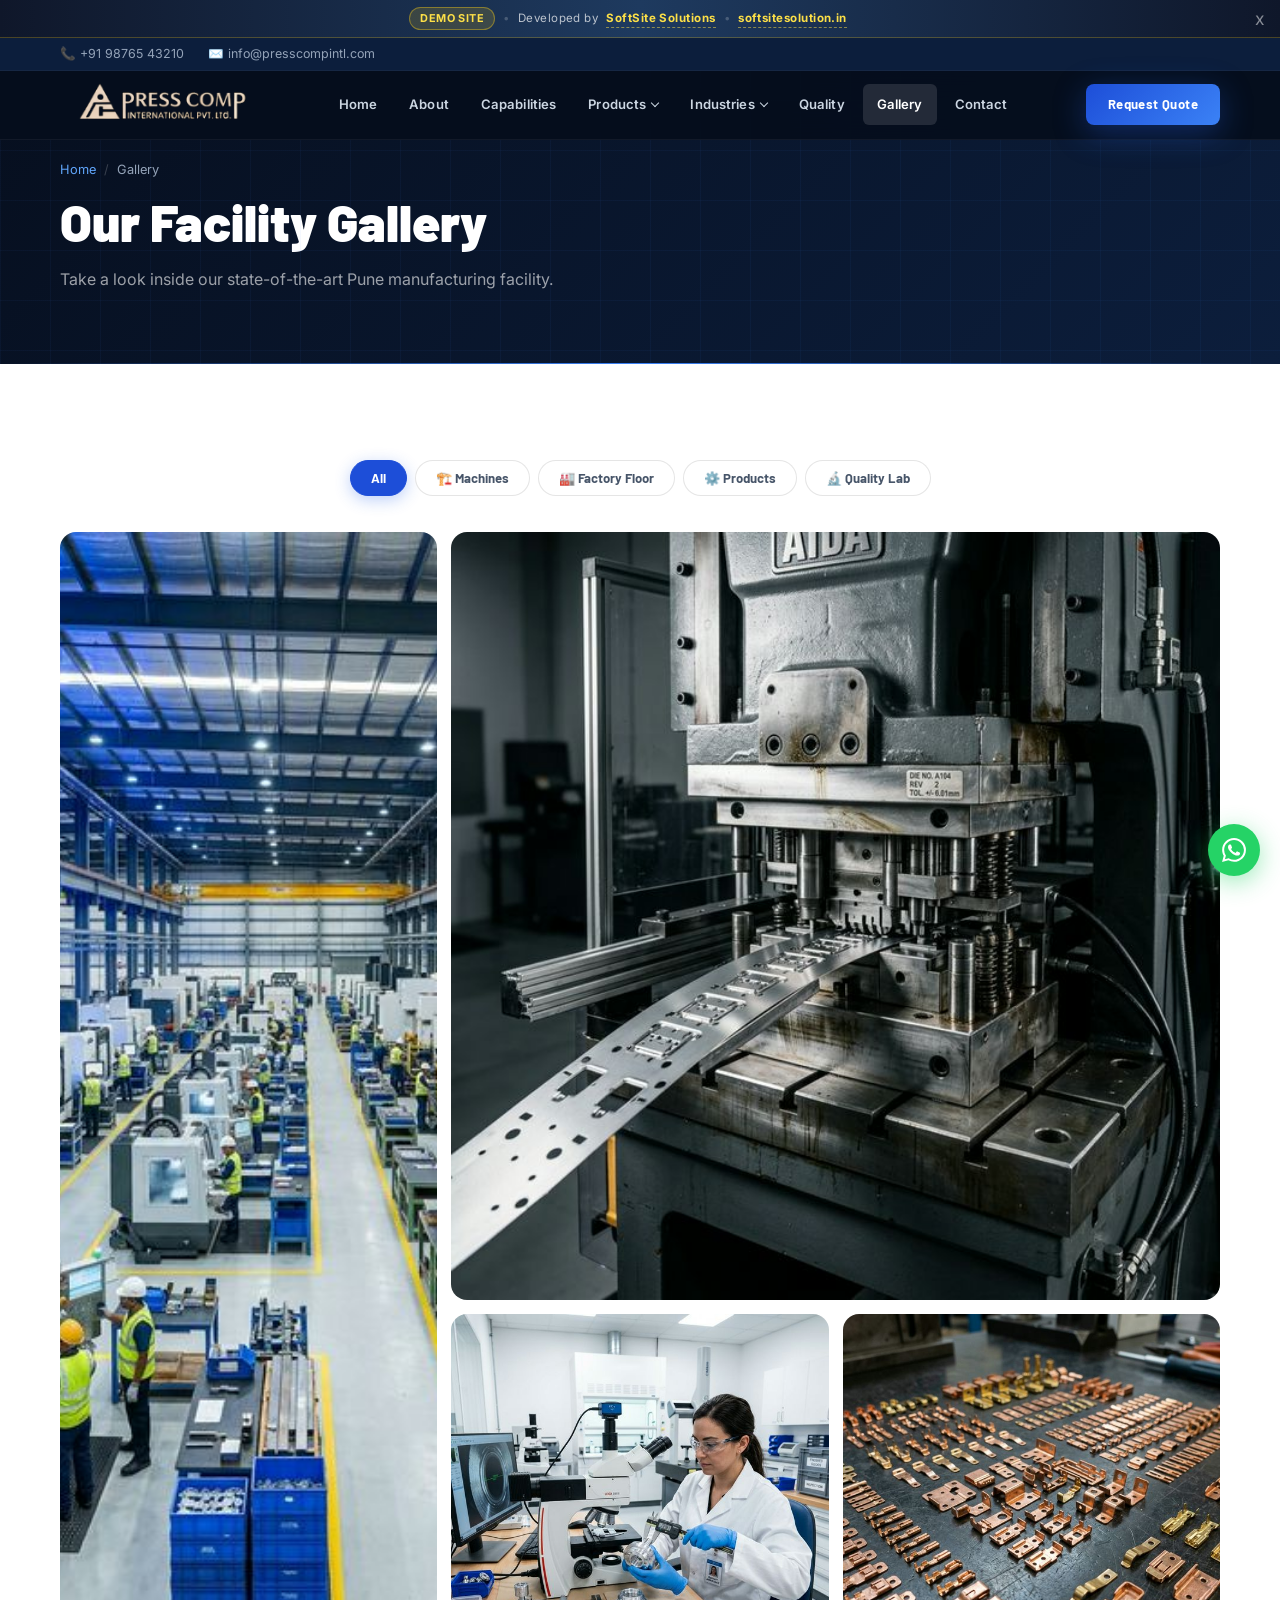
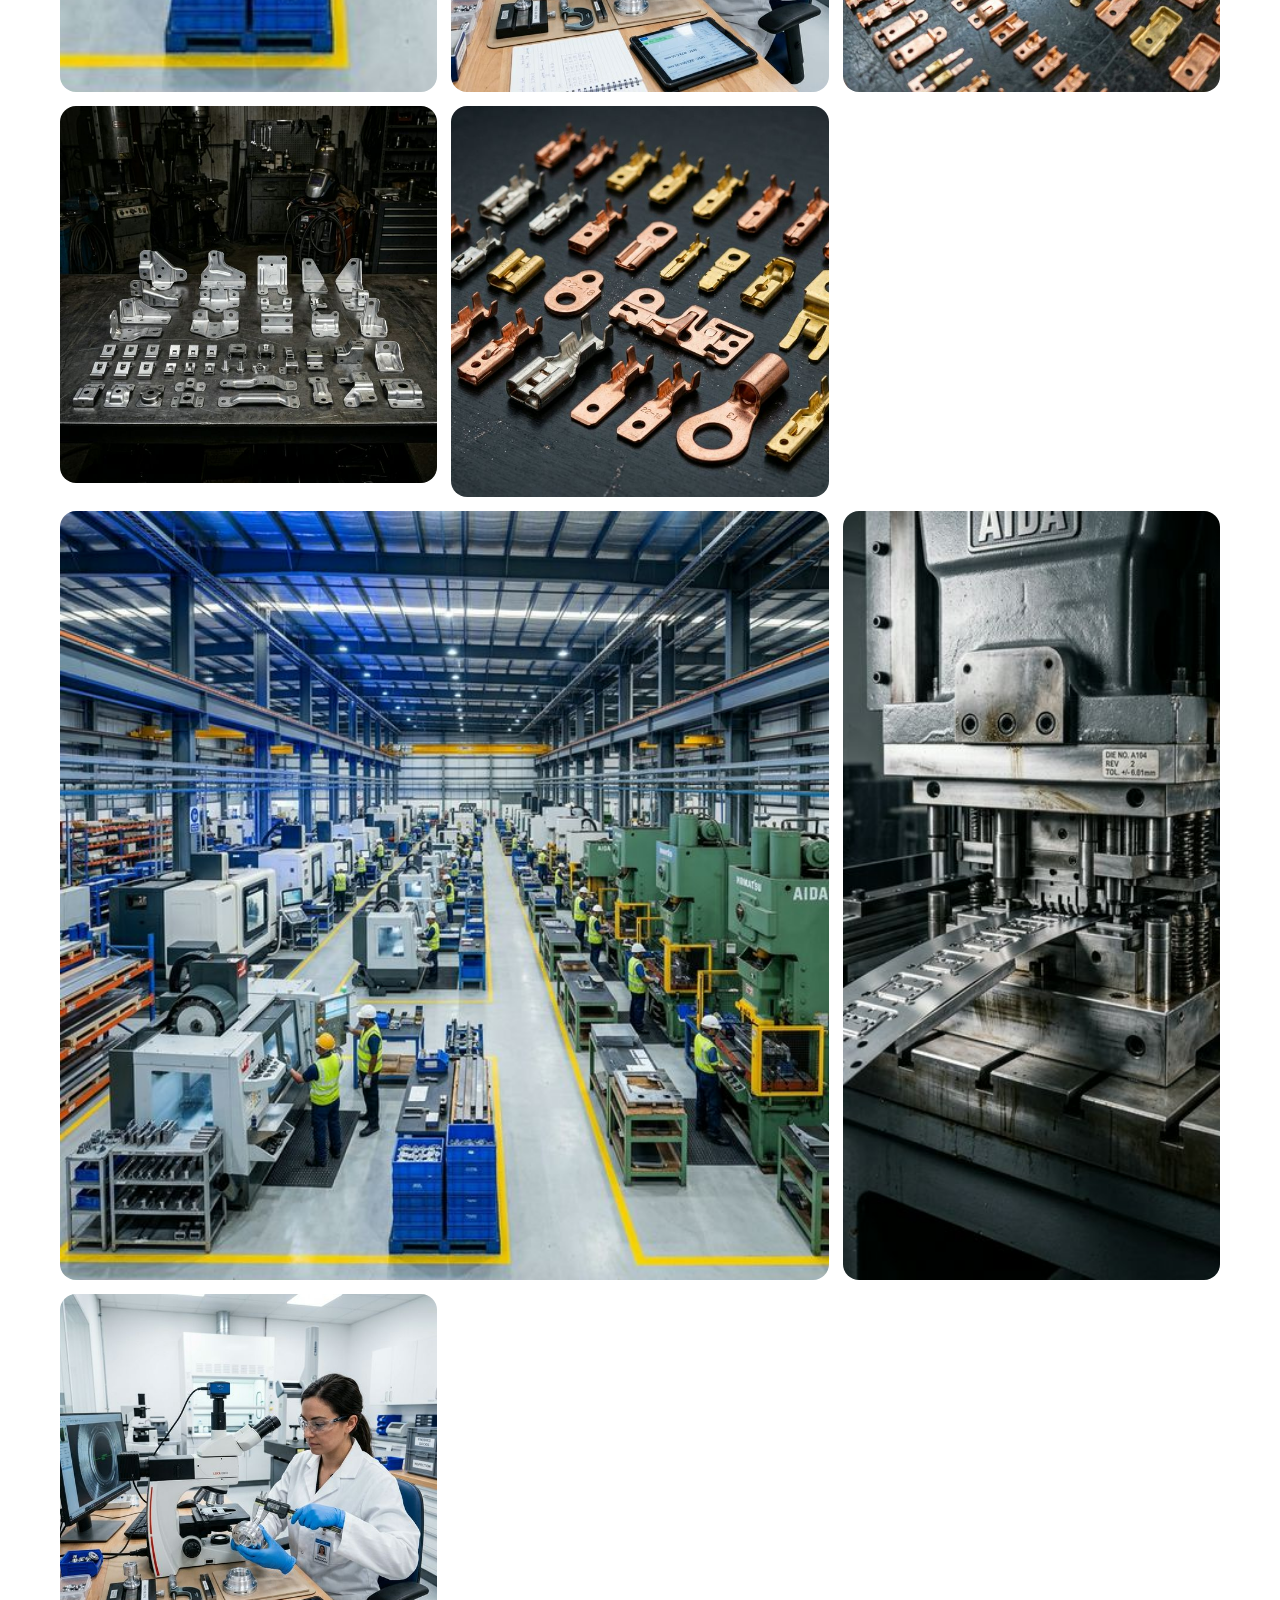
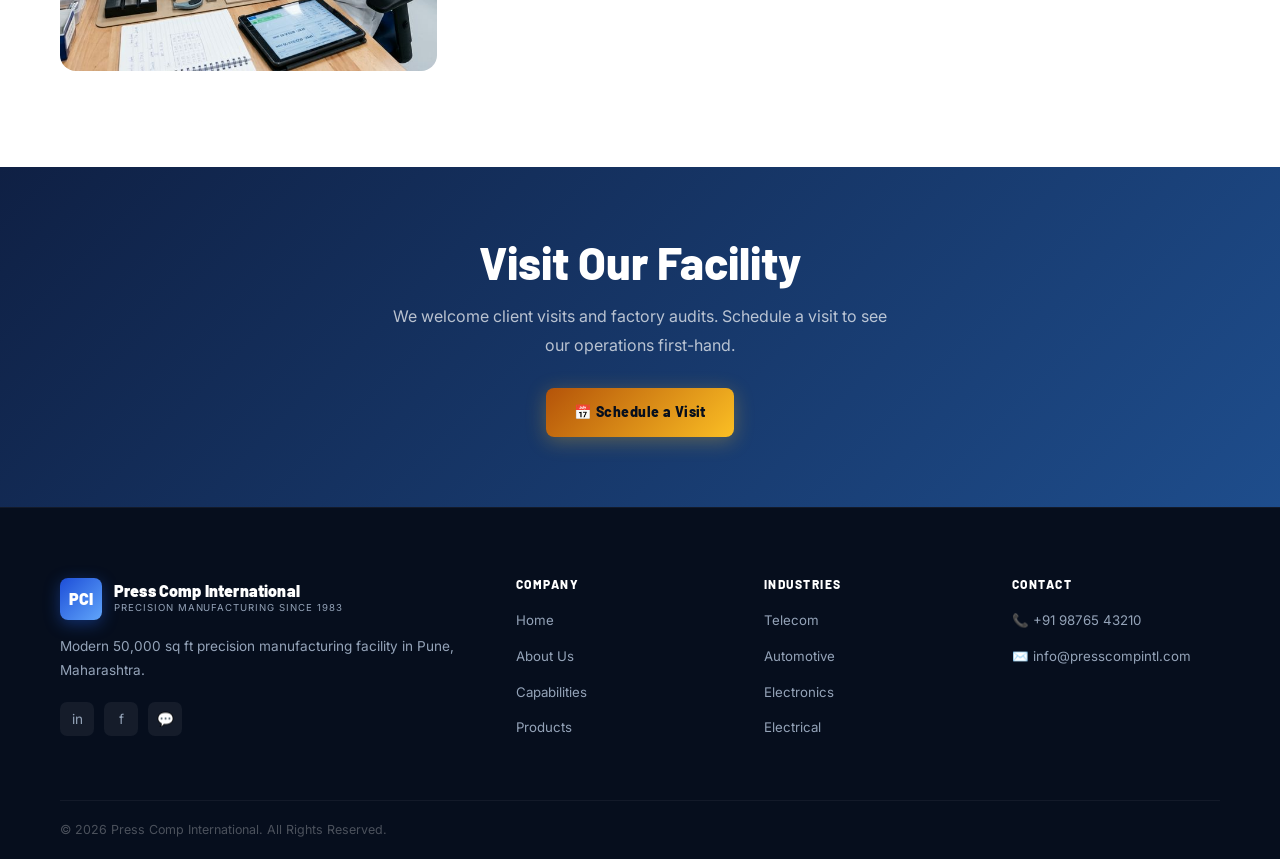
<file: gallery.html>
<!DOCTYPE html>
<html lang="en">
<head>
  <meta charset="UTF-8" /><meta name="viewport" content="width=device-width, initial-scale=1.0" />
  <title>Gallery | Press Comp International</title>
  <meta name="description" content="Explore our factory, machines, production floor and finished precision components through our photo gallery." />
  <link rel="stylesheet" href="assets/css/style.css" />
</head>
<body>
<div id="demo-banner"><span class="db-badge">Demo Site</span><span class="db-sep">•</span><span class="db-text">Developed by</span><a href="https://softsitesolution.in" target="_blank" class="db-link">SoftSite Solutions</a><span class="db-sep">•</span><a href="https://softsitesolution.in" target="_blank" class="db-link">softsitesolution.in</a><button class="db-close" id="db-close">x</button></div>
<nav id="navbar">
  <div class="nav-top"><div class="container nav-top-inner"><div class="nt-contact"><a href="tel:+919876543210">📞 +91 98765 43210</a><a href="mailto:info@presscompintl.com">✉️ info@presscompintl.com</a></div></div></div>
  <div class="nav-main"><div class="container nav-inner">
    <a href="index.html" class="logo-img-wrap"><img src="assets/images/logo_nobg.png" alt="Press Comp International" class="site-logo" width="200" height="52" loading="eager"/></a>
    <div class="nav-links">
        <a href="index.html">Home</a>
        <a href="about.html">About</a>
        <a href="capabilities.html">Capabilities</a>
        <div class="nav-item">
          <span>Products <span class="chevron"></span></span>
          <div class="dropdown-menu">
            <a href="products.html" class="dropdown-link">📦 All Products</a>
            <a href="products.html?cat=telecom" class="dropdown-link">📡 Telecom</a>
            <a href="products.html?cat=automotive" class="dropdown-link">🚗 Automotive</a>
            <a href="products.html?cat=electrical" class="dropdown-link">⚡ Electrical</a>
            <a href="products.html?cat=electronics" class="dropdown-link">💻 Electronics</a>
          </div>
        </div>
        <div class="nav-item">
          <span>Industries <span class="chevron"></span></span>
          <div class="dropdown-menu">
            <a href="industries.html" class="dropdown-link">🏗️ All Industries</a>
            <a href="industries.html#telecom" class="dropdown-link">📡 Telecom</a>
            <a href="industries.html#automotive" class="dropdown-link">🚗 Automotive</a>
            <a href="industries.html#electronics" class="dropdown-link">💻 Electronics</a>
            <a href="industries.html#electrical" class="dropdown-link">⚡ Electrical</a>
          </div>
        </div>
        <a href="quality.html">Quality</a>
        <a href="gallery.html">Gallery</a>
        <a href="contact.html">Contact</a>
      </div>
    <div class="nav-cta"><a href="contact.html" class="btn btn-primary">Request Quote</a></div>
    <div class="hamburger" id="hamburger"><span></span><span></span><span></span></div>
  </div></div>
</nav>

<!-- Premium Mobile Menu Backdrop -->
<div class="mm-backdrop" id="mmBackdrop"></div>

<!-- Premium Mobile Menu -->
<div class="mobile-menu" id="mobileMenu" role="dialog" aria-modal="true" aria-label="Navigation menu">
  <!-- Header -->
  <div class="mm-header">
    <div class="mm-logo">
      <div class="mm-logo-mark">PCI</div>
      <div class="mm-logo-text">
        Press Comp International
        <div class="mm-logo-sub">Precision Manufacturing Since 1983</div>
      </div>
    </div>
    <button class="mm-close" id="mobileClose" aria-label="Close menu">✕</button>
  </div>

  <!-- Nav Links with Dropdowns -->
  <nav class="mm-nav" aria-label="Mobile navigation">
    <a href="index.html">🏠 Home</a>
    <a href="about.html">🏭 About Us</a>
    <a href="capabilities.html">⚙️ Capabilities</a>
    
    <!-- Products Dropdown -->
    <div class="mm-dropdown">
      <button class="mm-drop-btn" aria-haspopup="true" aria-expanded="false">📦 Products <span class="mm-chevron"></span></button>
      <div class="mm-drop-content">
        <div class="mm-drop-content-inner">
          <a href="products.html?cat=telecom">📡 Telecom Components</a>
          <a href="products.html?cat=automotive">🚗 Automotive Parts</a>
          <a href="products.html?cat=electrical">⚡ Electrical Gear</a>
          <a href="products.html?cat=electronics">💻 Electronics Parts</a>
          <a href="products.html" class="mm-view-all">View All Products →</a>
        </div>
      </div>
    </div>

    <!-- Industries Dropdown -->
    <div class="mm-dropdown">
      <button class="mm-drop-btn" aria-haspopup="true" aria-expanded="false">🏗️ Industries <span class="mm-chevron"></span></button>
      <div class="mm-drop-content">
        <div class="mm-drop-content-inner">
          <a href="industries.html#telecom">📡 Telecom Infrastructure</a>
          <a href="industries.html#automotive">🚗 Automotive OEMs</a>
          <a href="industries.html#electronics">💻 Consumer Electronics</a>
          <a href="industries.html#electrical">⚡ Power & Electrical</a>
        </div>
      </div>
    </div>

    <a href="quality.html">🏆 Quality & Certs</a>
    <a href="gallery.html">🖼️ Gallery</a>
    <a href="contact.html">📬 Contact</a>
  </nav>

  <div class="mm-divider"></div>

  <!-- Quick Actions -->
  <div class="mm-actions">
    <a href="contact.html" class="mm-cta mm-cta-primary">📩 Request a Quote</a>
    <a href="https://wa.me/919876543210?text=Hello%20PCI%2C%20I%20would%20like%20a%20quote." class="mm-cta mm-cta-wa" target="_blank" rel="noopener">💬 WhatsApp Us</a>
  </div>

  <!-- Contact Info -->
  <div class="mm-contact">
    <a href="tel:+919876543210">📞 +91 98765 43210</a>
    <a href="mailto:info@presscompintl.com">✉️ info@presscompintl.com</a>
    <span style="font-size: 0.72rem; color: rgba(255,255,255,0.4); padding-left: 20px;">📍 MIDC Bhosari, Pune</span>
  </div>

  <!-- Footer -->
  <div class="mm-footer">
    <p>Premium Site by <a href="https://softsitesolution.in" target="_blank">SoftSite Solutions</a></p>
  </div>
</div>


<section class="page-hero">
  <div class="container">
    <div class="ph-crumb"><a href="index.html">Home</a> <span>/</span> Gallery</div>
    <h1 class="ph-title">Our Facility Gallery</h1>
    <p class="ph-sub">Take a look inside our state-of-the-art Pune manufacturing facility.</p>
  </div>
</section>

<section class="section-pad">
  <div class="container">
    <!-- Filter Tabs -->
    <div style="display:flex;gap:8px;flex-wrap:wrap;margin-bottom:36px;justify-content:center;" class="reveal">
      <button class="tab-btn active" data-gfilter="all">All</button>
      <button class="tab-btn" data-gfilter="machines">🏗️ Machines</button>
      <button class="tab-btn" data-gfilter="floor">🏭 Factory Floor</button>
      <button class="tab-btn" data-gfilter="products">⚙️ Products</button>
      <button class="tab-btn" data-gfilter="quality">🔬 Quality Lab</button>
    </div>

    <!-- Gallery Grid -->
    <div class="gallery-grid" id="galleryGrid">
      <div class="gallery-item tall reveal" data-gcategory="floor">
        <img src="assets/images/factory_floor.png" alt="PCI Production Floor" loading="lazy"/>
        <div class="gallery-overlay"><span class="gallery-caption">Production Floor — Main Stamping Bay</span></div>
      </div>
      <div class="gallery-item wide reveal" data-gcategory="machines">
        <img src="assets/images/stamping_machine.png" alt="High-speed stamping machines" loading="lazy" style="min-height:220px;"/>
        <div class="gallery-overlay"><span class="gallery-caption">High-Speed Stamping Press Line</span></div>
      </div>
      <div class="gallery-item reveal" data-gcategory="quality">
        <img src="assets/images/quality_inspection.png" alt="Quality inspection lab" loading="lazy" style="min-height:220px;"/>
        <div class="gallery-overlay"><span class="gallery-caption">CMM Quality Inspection Lab</span></div>
      </div>
      <div class="gallery-item reveal" data-gcategory="products">
        <img src="assets/images/telecom_components.png" alt="Telecom stamped components" loading="lazy" style="min-height:220px;"/>
        <div class="gallery-overlay"><span class="gallery-caption">Precision Telecom Contacts (Reel)</span></div>
      </div>
      <div class="gallery-item reveal" data-gcategory="products">
        <img src="assets/images/automotive_parts.png" alt="Automotive stamped parts" loading="lazy" style="min-height:220px;"/>
        <div class="gallery-overlay"><span class="gallery-caption">Automotive Structural Brackets</span></div>
      </div>
      <div class="gallery-item tall reveal" data-gcategory="products">
        <img src="assets/images/electrical_components.png" alt="Electrical components" loading="lazy"/>
        <div class="gallery-overlay"><span class="gallery-caption">Copper Electrical Components</span></div>
      </div>
      <div class="gallery-item wide reveal" data-gcategory="floor">
        <img src="assets/images/factory_floor.png" alt="Factory overview" loading="lazy" style="min-height:220px;"/>
        <div class="gallery-overlay"><span class="gallery-caption">Modern 50,000 Sq Ft Facility</span></div>
      </div>
      <div class="gallery-item reveal" data-gcategory="machines">
        <img src="assets/images/stamping_machine.png" alt="CNC Tool Room" loading="lazy" style="min-height:220px;"/>
        <div class="gallery-overlay"><span class="gallery-caption">CNC Tool Room — Die Manufacturing</span></div>
      </div>
      <div class="gallery-item reveal" data-gcategory="quality">
        <img src="assets/images/quality_inspection.png" alt="In-process inspection" loading="lazy" style="min-height:220px;"/>
        <div class="gallery-overlay"><span class="gallery-caption">In-Process Vision Inspection System</span></div>
      </div>
    </div>
  </div>
</section>

<section style="background:linear-gradient(135deg,#0f2044,#1e4d8c);padding:70px 0;">
  <div class="container text-center">
    <h2 style="color:#fff;margin-bottom:14px;">Visit Our Facility</h2>
    <p style="color:rgba(255,255,255,0.7);max-width:500px;margin:0 auto 28px;">We welcome client visits and factory audits. Schedule a visit to see our operations first-hand.</p>
    <a href="contact.html" class="btn btn-gold">📅 Schedule a Visit</a>
  </div>
</section>

<footer>
  <div class="container">
    <div class="footer-grid">
      <div class="footer-brand"><div class="logo"><div class="logo-mark">PCI</div><div class="logo-text"><span class="logo-name">Press Comp International</span><span class="logo-sub">Precision Manufacturing Since 1983</span></div></div><p>Modern 50,000 sq ft precision manufacturing facility in Pune, Maharashtra.</p><div class="footer-social"><a href="#" class="soc-btn">in</a><a href="#" class="soc-btn">f</a><a href="https://wa.me/919876543210" class="soc-btn">💬</a></div></div>
      <div class="footer-col"><h5>Company</h5><ul><li><a href="index.html">Home</a></li><li><a href="about.html">About Us</a></li><li><a href="capabilities.html">Capabilities</a></li><li><a href="products.html">Products</a></li></ul></div>
      <div class="footer-col"><h5>Industries</h5><ul><li><a href="industries.html">Telecom</a></li><li><a href="industries.html">Automotive</a></li><li><a href="industries.html">Electronics</a></li><li><a href="industries.html">Electrical</a></li></ul></div>
      <div class="footer-col"><h5>Contact</h5><ul><li><a href="tel:+919876543210">📞 +91 98765 43210</a></li><li><a href="mailto:info@presscompintl.com">✉️ info@presscompintl.com</a></li></ul></div>
    </div>
    <div class="footer-bottom"><p>© 2026 Press Comp International. All Rights Reserved.</p></div>
  </div>
</footer>
<a href="https://wa.me/919876543210" class="wa-float" target="_blank"><svg viewBox="0 0 24 24"><path d="M17.472 14.382c-.297-.149-1.758-.867-2.03-.967-.273-.099-.471-.148-.67.15-.197.297-.767.966-.94 1.164-.173.199-.347.223-.644.075-.297-.15-1.255-.463-2.39-1.475-.883-.788-1.48-1.761-1.653-2.059-.173-.297-.018-.458.13-.606.134-.133.298-.347.446-.52.149-.174.198-.298.298-.497.099-.198.05-.371-.025-.52-.075-.149-.669-1.612-.916-2.207-.242-.579-.487-.5-.669-.51-.173-.008-.371-.01-.57-.01-.198 0-.52.074-.792.372-.272.297-1.04 1.016-1.04 2.479 0 1.462 1.065 2.875 1.213 3.074.149.198 2.096 3.2 5.077 4.487.709.306 1.262.489 1.694.625.712.227 1.36.195 1.871.118.571-.085 1.758-.719 2.006-1.413.248-.694.248-1.289.173-1.413-.074-.124-.272-.198-.57-.347m-5.421 7.403h-.004a9.87 9.87 0 01-5.031-1.378l-.361-.214-3.741.982.998-3.648-.235-.374a9.86 9.86 0 01-1.51-5.26c.001-5.45 4.436-9.884 9.888-9.884 2.64 0 5.122 1.03 6.988 2.898a9.825 9.825 0 012.893 6.994c-.003 5.45-4.437 9.884-9.885 9.884m8.413-18.297A11.815 11.815 0 0012.05 0C5.495 0 .16 5.335.157 11.892c0 2.096.547 4.142 1.588 5.945L.057 24l6.305-1.654a11.882 11.882 0 005.683 1.448h.005c6.554 0 11.89-5.335 11.893-11.893a11.821 11.821 0 00-3.48-8.413z"/></svg></a>

<script src="assets/js/main.js"></script>
<script>
// Gallery filter
document.querySelectorAll('[data-gfilter]').forEach(btn => {
  btn.addEventListener('click', () => {
    document.querySelectorAll('[data-gfilter]').forEach(b => b.classList.remove('active'));
    btn.classList.add('active');
    const filter = btn.dataset.gfilter;
    document.querySelectorAll('[data-gcategory]').forEach(item => {
      item.style.display = (filter === 'all' || item.dataset.gcategory === filter) ? 'block' : 'none';
    });
  });
});
</script>
</body>
</html>
</file>
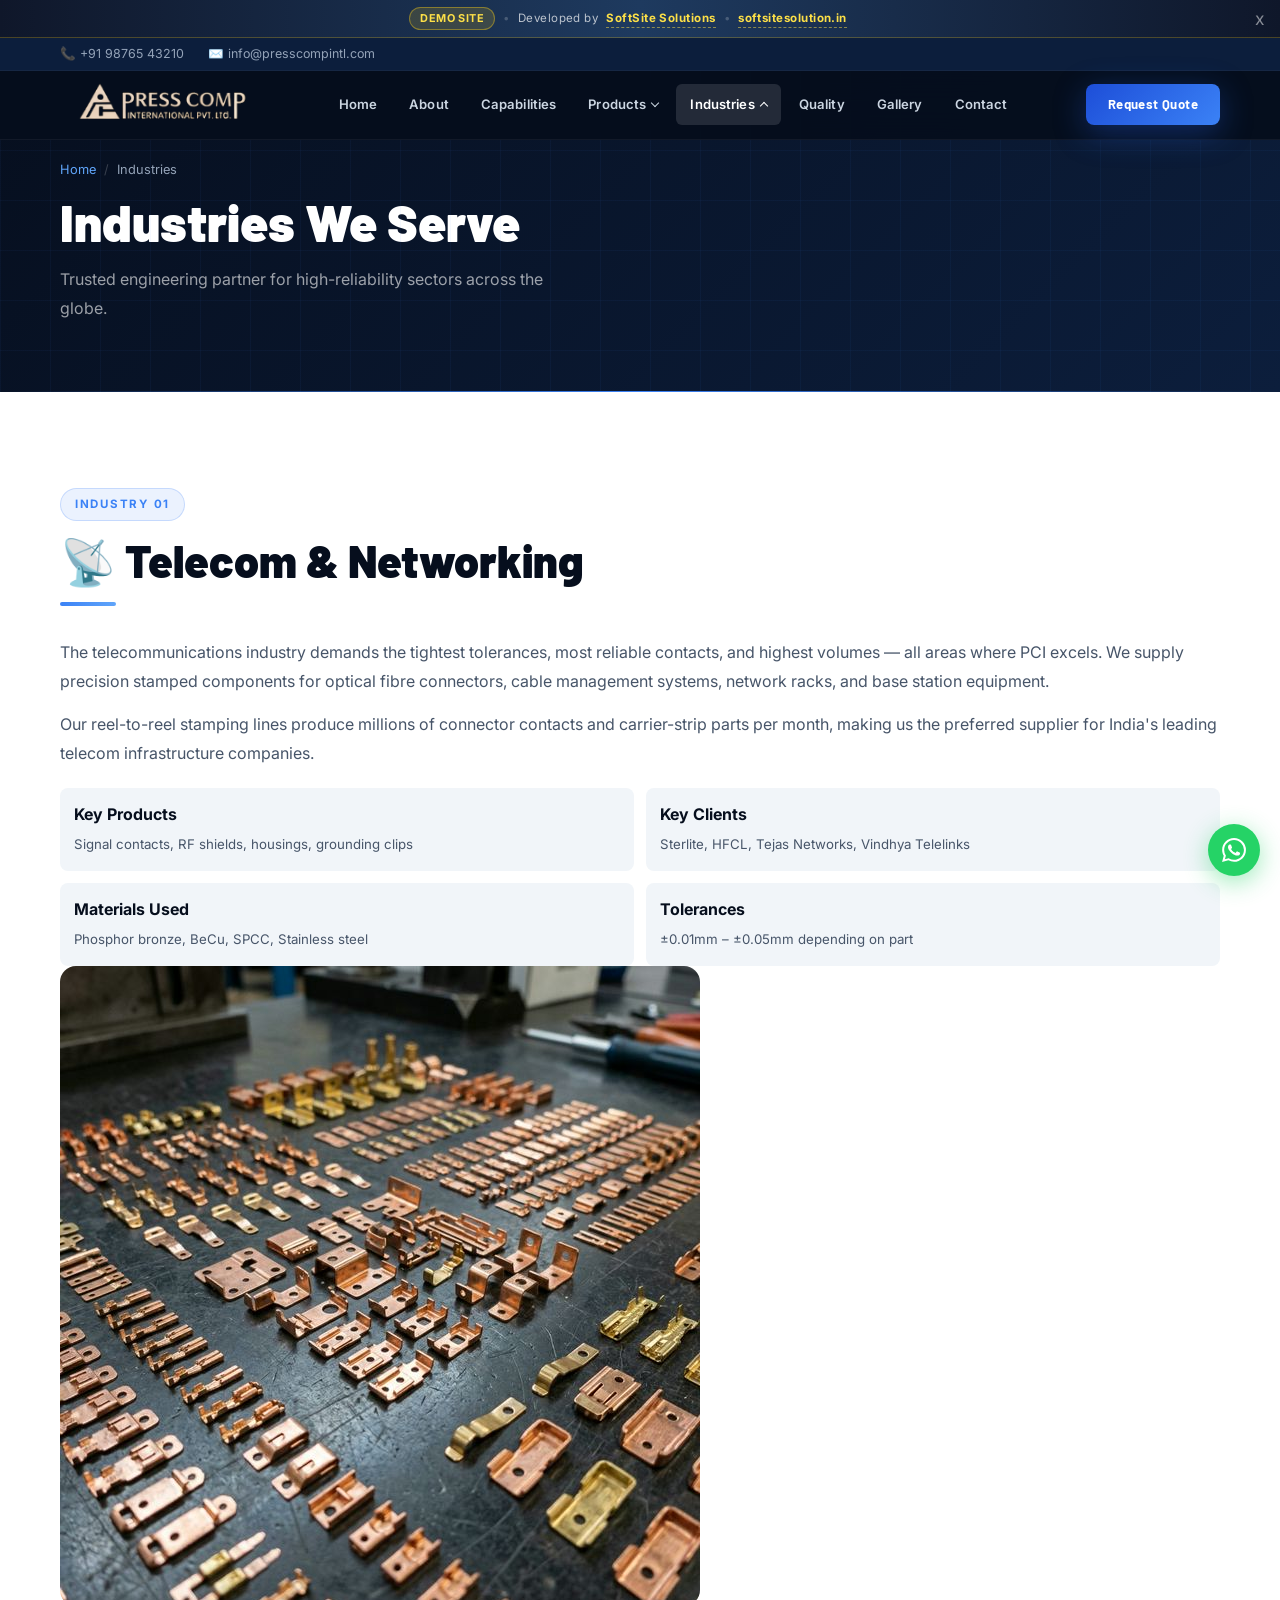
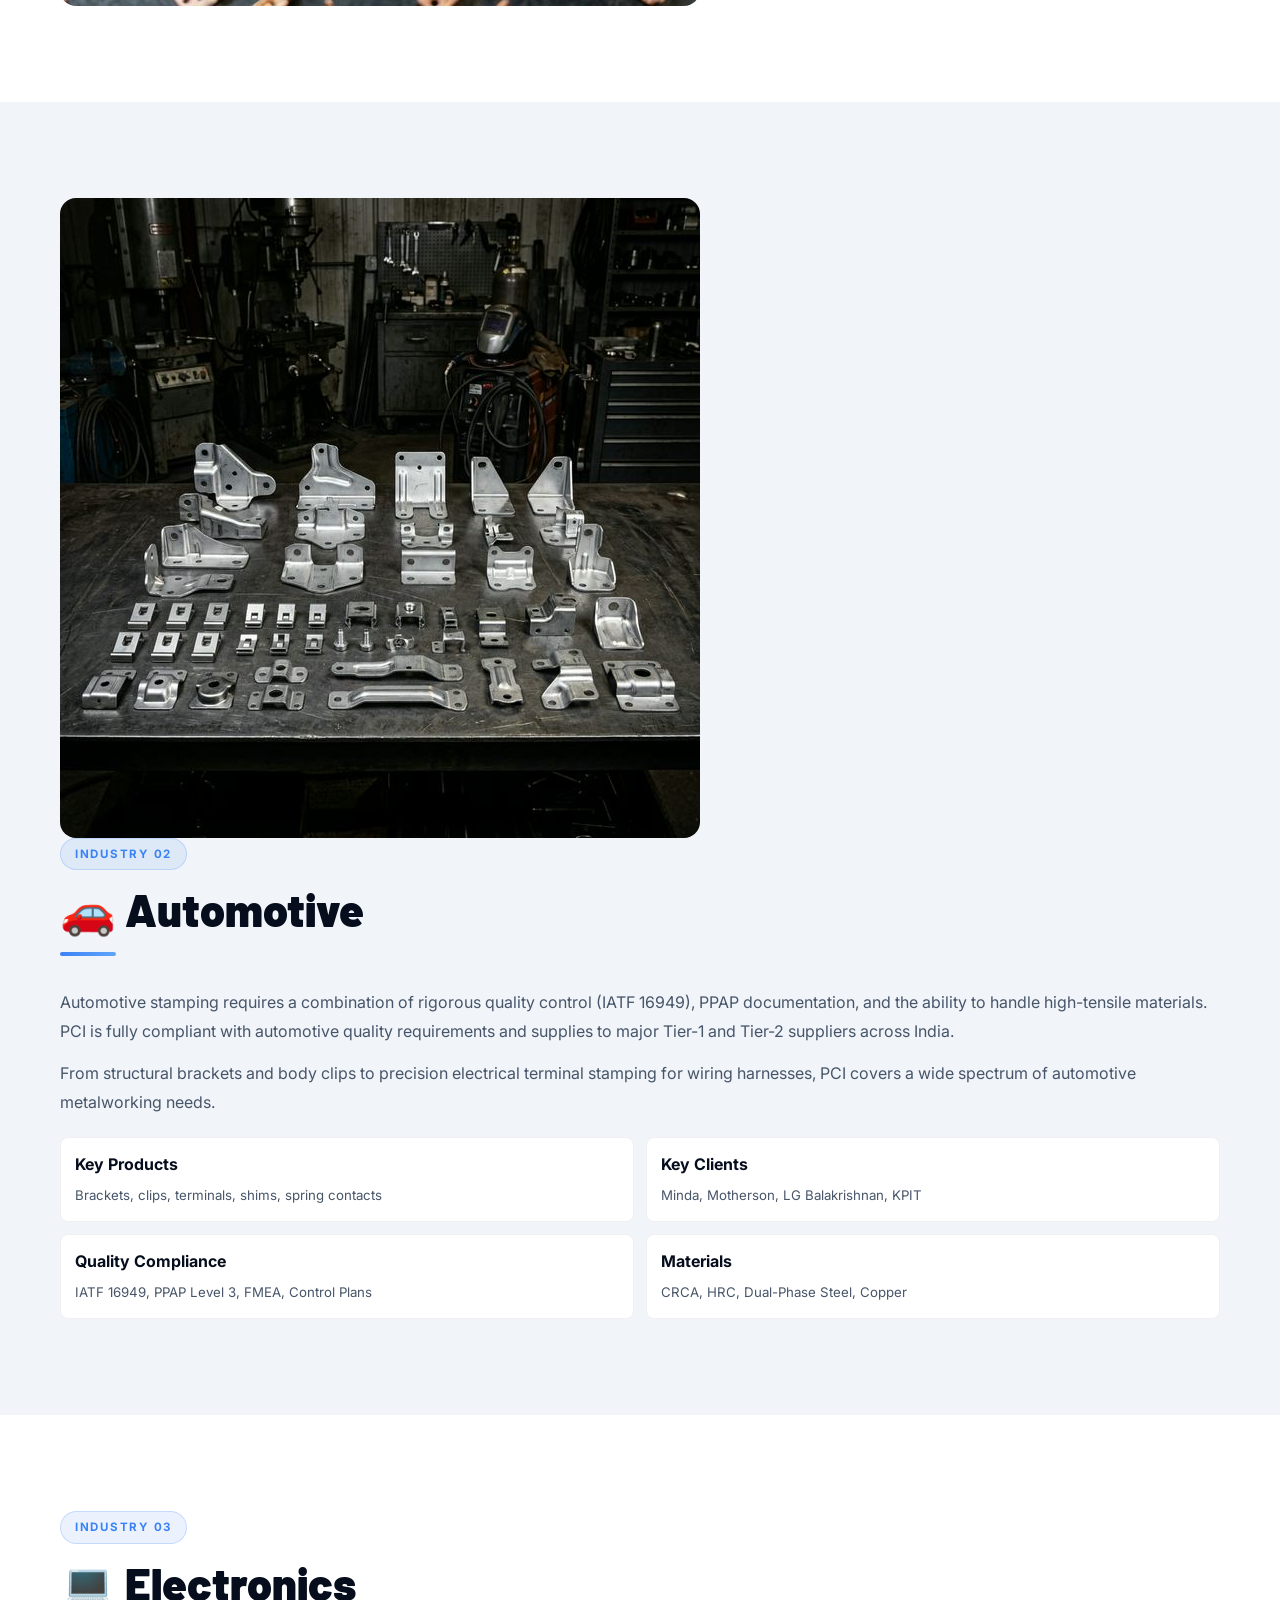
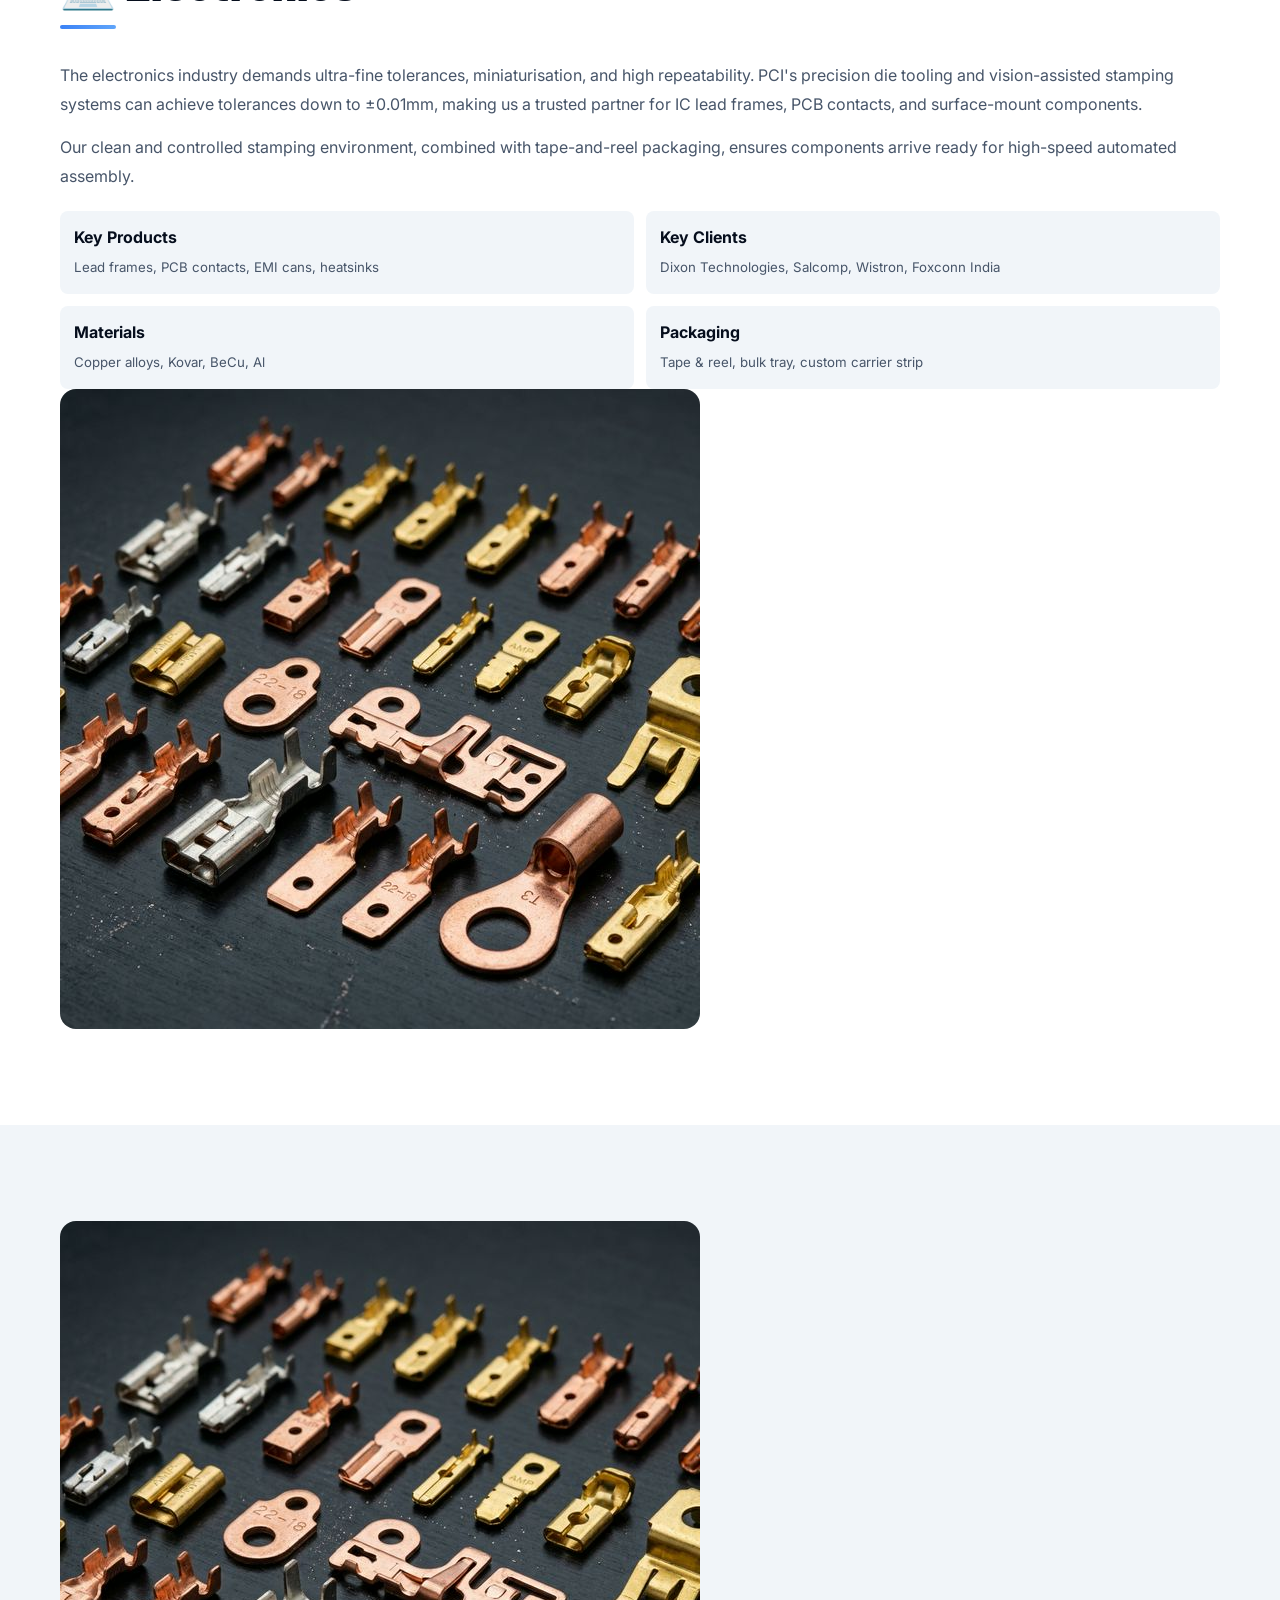
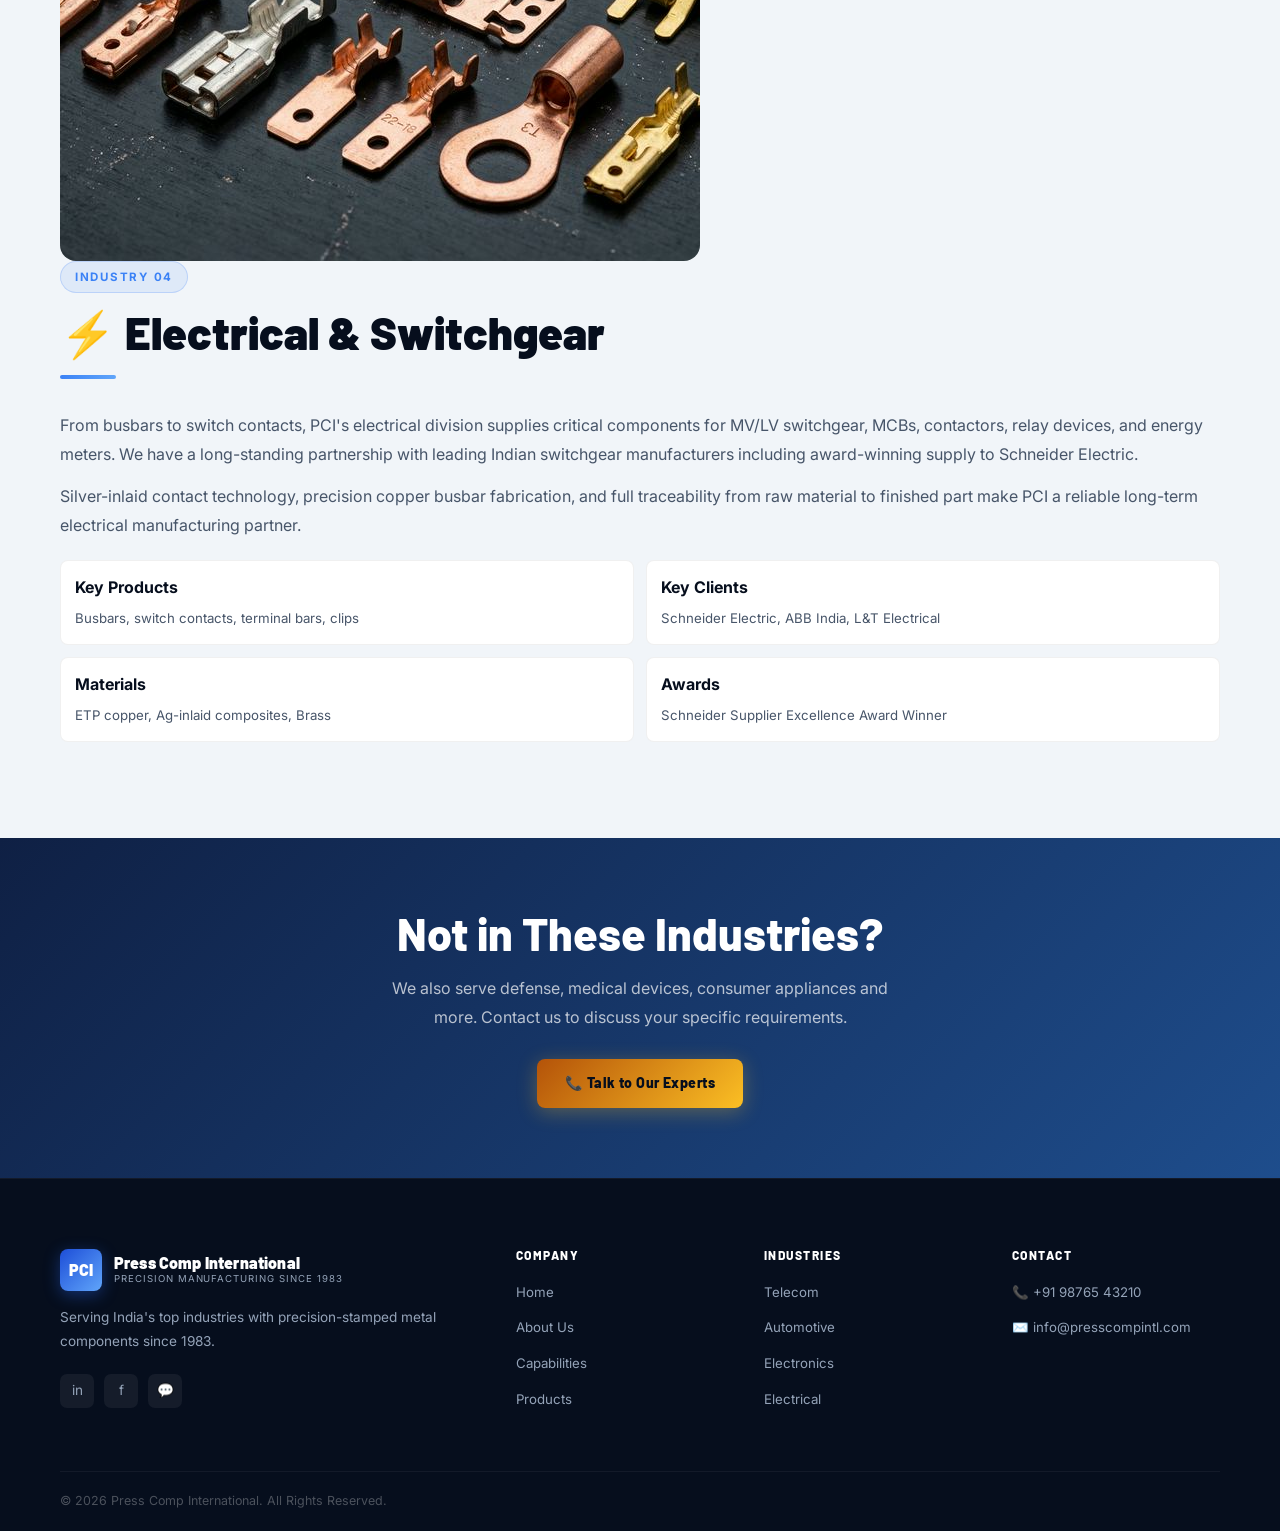
<file: industries.html>
<!DOCTYPE html>
<html lang="en">
<head>
  <meta charset="UTF-8" /><meta name="viewport" content="width=device-width, initial-scale=1.0" />
  <title>Industries Served | Press Comp International</title>
  <meta name="description" content="Press Comp International serves the Telecom, Automotive, Electronics, and Electrical industries with precision-stamped metal components." />
  <link rel="stylesheet" href="assets/css/style.css" />
</head>
<body>
<div id="demo-banner"><span class="db-badge">Demo Site</span><span class="db-sep">•</span><span class="db-text">Developed by</span><a href="https://softsitesolution.in" target="_blank" class="db-link">SoftSite Solutions</a><span class="db-sep">•</span><a href="https://softsitesolution.in" target="_blank" class="db-link">softsitesolution.in</a><button class="db-close" id="db-close">x</button></div>
<nav id="navbar">
  <div class="nav-top"><div class="container nav-top-inner"><div class="nt-contact"><a href="tel:+919876543210">📞 +91 98765 43210</a><a href="mailto:info@presscompintl.com">✉️ info@presscompintl.com</a></div></div></div>
  <div class="nav-main"><div class="container nav-inner">
    <a href="index.html" class="logo-img-wrap"><img src="assets/images/logo_nobg.png" alt="Press Comp International" class="site-logo" width="200" height="52" loading="eager"/></a>
    <div class="nav-links">
        <a href="index.html">Home</a>
        <a href="about.html">About</a>
        <a href="capabilities.html">Capabilities</a>
        <div class="nav-item">
          <span>Products <span class="chevron"></span></span>
          <div class="dropdown-menu">
            <a href="products.html" class="dropdown-link">📦 All Products</a>
            <a href="products.html?cat=telecom" class="dropdown-link">📡 Telecom</a>
            <a href="products.html?cat=automotive" class="dropdown-link">🚗 Automotive</a>
            <a href="products.html?cat=electrical" class="dropdown-link">⚡ Electrical</a>
            <a href="products.html?cat=electronics" class="dropdown-link">💻 Electronics</a>
          </div>
        </div>
        <div class="nav-item">
          <span>Industries <span class="chevron"></span></span>
          <div class="dropdown-menu">
            <a href="industries.html" class="dropdown-link">🏗️ All Industries</a>
            <a href="industries.html#telecom" class="dropdown-link">📡 Telecom</a>
            <a href="industries.html#automotive" class="dropdown-link">🚗 Automotive</a>
            <a href="industries.html#electronics" class="dropdown-link">💻 Electronics</a>
            <a href="industries.html#electrical" class="dropdown-link">⚡ Electrical</a>
          </div>
        </div>
        <a href="quality.html">Quality</a>
        <a href="gallery.html">Gallery</a>
        <a href="contact.html">Contact</a>
      </div>
    <div class="nav-cta"><a href="contact.html" class="btn btn-primary">Request Quote</a></div>
    <div class="hamburger" id="hamburger"><span></span><span></span><span></span></div>
  </div></div>
</nav>

<!-- Premium Mobile Menu Backdrop -->
<div class="mm-backdrop" id="mmBackdrop"></div>

<!-- Premium Mobile Menu -->
<div class="mobile-menu" id="mobileMenu" role="dialog" aria-modal="true" aria-label="Navigation menu">
  <!-- Header -->
  <div class="mm-header">
    <div class="mm-logo">
      <div class="mm-logo-mark">PCI</div>
      <div class="mm-logo-text">
        Press Comp International
        <div class="mm-logo-sub">Precision Manufacturing Since 1983</div>
      </div>
    </div>
    <button class="mm-close" id="mobileClose" aria-label="Close menu">✕</button>
  </div>

  <!-- Nav Links with Dropdowns -->
  <nav class="mm-nav" aria-label="Mobile navigation">
    <a href="index.html">🏠 Home</a>
    <a href="about.html">🏭 About Us</a>
    <a href="capabilities.html">⚙️ Capabilities</a>
    
    <!-- Products Dropdown -->
    <div class="mm-dropdown">
      <button class="mm-drop-btn" aria-haspopup="true" aria-expanded="false">📦 Products <span class="mm-chevron"></span></button>
      <div class="mm-drop-content">
        <div class="mm-drop-content-inner">
          <a href="products.html?cat=telecom">📡 Telecom Components</a>
          <a href="products.html?cat=automotive">🚗 Automotive Parts</a>
          <a href="products.html?cat=electrical">⚡ Electrical Gear</a>
          <a href="products.html?cat=electronics">💻 Electronics Parts</a>
          <a href="products.html" class="mm-view-all">View All Products →</a>
        </div>
      </div>
    </div>

    <!-- Industries Dropdown -->
    <div class="mm-dropdown">
      <button class="mm-drop-btn" aria-haspopup="true" aria-expanded="false">🏗️ Industries <span class="mm-chevron"></span></button>
      <div class="mm-drop-content">
        <div class="mm-drop-content-inner">
          <a href="industries.html#telecom">📡 Telecom Infrastructure</a>
          <a href="industries.html#automotive">🚗 Automotive OEMs</a>
          <a href="industries.html#electronics">💻 Consumer Electronics</a>
          <a href="industries.html#electrical">⚡ Power & Electrical</a>
        </div>
      </div>
    </div>

    <a href="quality.html">🏆 Quality & Certs</a>
    <a href="gallery.html">🖼️ Gallery</a>
    <a href="contact.html">📬 Contact</a>
  </nav>

  <div class="mm-divider"></div>

  <!-- Quick Actions -->
  <div class="mm-actions">
    <a href="contact.html" class="mm-cta mm-cta-primary">📩 Request a Quote</a>
    <a href="https://wa.me/919876543210?text=Hello%20PCI%2C%20I%20would%20like%20a%20quote." class="mm-cta mm-cta-wa" target="_blank" rel="noopener">💬 WhatsApp Us</a>
  </div>

  <!-- Contact Info -->
  <div class="mm-contact">
    <a href="tel:+919876543210">📞 +91 98765 43210</a>
    <a href="mailto:info@presscompintl.com">✉️ info@presscompintl.com</a>
    <span style="font-size: 0.72rem; color: rgba(255,255,255,0.4); padding-left: 20px;">📍 MIDC Bhosari, Pune</span>
  </div>

  <!-- Footer -->
  <div class="mm-footer">
    <p>Premium Site by <a href="https://softsitesolution.in" target="_blank">SoftSite Solutions</a></p>
  </div>
</div>


<section class="page-hero">
  <div class="container">
    <div class="ph-crumb"><a href="index.html">Home</a> <span>/</span> Industries</div>
    <h1 class="ph-title">Industries We Serve</h1>
    <p class="ph-sub">Trusted engineering partner for high-reliability sectors across the globe.</p>
  </div>
</section>

<section class="section-pad">
  <div class="container">
    <div class="about-grid">
      <div class="reveal">
        <span class="tag">Industry 01</span>
        <h2 class="section-title">📡 Telecom &amp; Networking</h2>
        <span class="line"></span>
        <p>The telecommunications industry demands the tightest tolerances, most reliable contacts, and highest volumes — all areas where PCI excels. We supply precision stamped components for optical fibre connectors, cable management systems, network racks, and base station equipment.</p>
        <p style="margin-top:14px;">Our reel-to-reel stamping lines produce millions of connector contacts and carrier-strip parts per month, making us the preferred supplier for India's leading telecom infrastructure companies.</p>
        <div style="margin-top:20px;display:grid;grid-template-columns:1fr 1fr;gap:12px;">
          <div style="background:var(--bg-section);border-radius:8px;padding:14px;"><strong style="color:var(--navy);display:block;margin-bottom:4px;">Key Products</strong><span style="font-size:.83rem;color:var(--steel);">Signal contacts, RF shields, housings, grounding clips</span></div>
          <div style="background:var(--bg-section);border-radius:8px;padding:14px;"><strong style="color:var(--navy);display:block;margin-bottom:4px;">Key Clients</strong><span style="font-size:.83rem;color:var(--steel);">Sterlite, HFCL, Tejas Networks, Vindhya Telelinks</span></div>
          <div style="background:var(--bg-section);border-radius:8px;padding:14px;"><strong style="color:var(--navy);display:block;margin-bottom:4px;">Materials Used</strong><span style="font-size:.83rem;color:var(--steel);">Phosphor bronze, BeCu, SPCC, Stainless steel</span></div>
          <div style="background:var(--bg-section);border-radius:8px;padding:14px;"><strong style="color:var(--navy);display:block;margin-bottom:4px;">Tolerances</strong><span style="font-size:.83rem;color:var(--steel);">±0.01mm – ±0.05mm depending on part</span></div>
        </div>
      </div>
      <div class="reveal reveal-delay-1"><div class="about-img-main"><img src="assets/images/telecom_components.png" alt="Telecom components" loading="lazy" style="border-radius:16px;"/></div></div>
    </div>
  </div>
</section>

<!-- AUTOMOTIVE -->
<section class="section-pad section-light">
  <div class="container">
    <div class="about-grid">
      <div class="reveal"><div class="about-img-main"><img src="assets/images/automotive_parts.png" alt="Automotive parts" loading="lazy" style="border-radius:16px;"/></div></div>
      <div class="reveal reveal-delay-1">
        <span class="tag">Industry 02</span>
        <h2 class="section-title">🚗 Automotive</h2>
        <span class="line"></span>
        <p>Automotive stamping requires a combination of rigorous quality control (IATF 16949), PPAP documentation, and the ability to handle high-tensile materials. PCI is fully compliant with automotive quality requirements and supplies to major Tier-1 and Tier-2 suppliers across India.</p>
        <p style="margin-top:14px;">From structural brackets and body clips to precision electrical terminal stamping for wiring harnesses, PCI covers a wide spectrum of automotive metalworking needs.</p>
        <div style="margin-top:20px;display:grid;grid-template-columns:1fr 1fr;gap:12px;">
          <div style="background:var(--white);border-radius:8px;padding:14px;border:1px solid rgba(0,0,0,0.06);"><strong style="color:var(--navy);display:block;margin-bottom:4px;">Key Products</strong><span style="font-size:.83rem;color:var(--steel);">Brackets, clips, terminals, shims, spring contacts</span></div>
          <div style="background:var(--white);border-radius:8px;padding:14px;border:1px solid rgba(0,0,0,0.06);"><strong style="color:var(--navy);display:block;margin-bottom:4px;">Key Clients</strong><span style="font-size:.83rem;color:var(--steel);">Minda, Motherson, LG Balakrishnan, KPIT</span></div>
          <div style="background:var(--white);border-radius:8px;padding:14px;border:1px solid rgba(0,0,0,0.06);"><strong style="color:var(--navy);display:block;margin-bottom:4px;">Quality Compliance</strong><span style="font-size:.83rem;color:var(--steel);">IATF 16949, PPAP Level 3, FMEA, Control Plans</span></div>
          <div style="background:var(--white);border-radius:8px;padding:14px;border:1px solid rgba(0,0,0,0.06);"><strong style="color:var(--navy);display:block;margin-bottom:4px;">Materials</strong><span style="font-size:.83rem;color:var(--steel);">CRCA, HRC, Dual-Phase Steel, Copper</span></div>
        </div>
      </div>
    </div>
  </div>
</section>

<!-- ELECTRONICS -->
<section class="section-pad">
  <div class="container">
    <div class="about-grid">
      <div class="reveal">
        <span class="tag">Industry 03</span>
        <h2 class="section-title">💻 Electronics</h2>
        <span class="line"></span>
        <p>The electronics industry demands ultra-fine tolerances, miniaturisation, and high repeatability. PCI's precision die tooling and vision-assisted stamping systems can achieve tolerances down to ±0.01mm, making us a trusted partner for IC lead frames, PCB contacts, and surface-mount components.</p>
        <p style="margin-top:14px;">Our clean and controlled stamping environment, combined with tape-and-reel packaging, ensures components arrive ready for high-speed automated assembly.</p>
        <div style="margin-top:20px;display:grid;grid-template-columns:1fr 1fr;gap:12px;">
          <div style="background:var(--bg-section);border-radius:8px;padding:14px;"><strong style="color:var(--navy);display:block;margin-bottom:4px;">Key Products</strong><span style="font-size:.83rem;color:var(--steel);">Lead frames, PCB contacts, EMI cans, heatsinks</span></div>
          <div style="background:var(--bg-section);border-radius:8px;padding:14px;"><strong style="color:var(--navy);display:block;margin-bottom:4px;">Key Clients</strong><span style="font-size:.83rem;color:var(--steel);">Dixon Technologies, Salcomp, Wistron, Foxconn India</span></div>
          <div style="background:var(--bg-section);border-radius:8px;padding:14px;"><strong style="color:var(--navy);display:block;margin-bottom:4px;">Materials</strong><span style="font-size:.83rem;color:var(--steel);">Copper alloys, Kovar, BeCu, Al</span></div>
          <div style="background:var(--bg-section);border-radius:8px;padding:14px;"><strong style="color:var(--navy);display:block;margin-bottom:4px;">Packaging</strong><span style="font-size:.83rem;color:var(--steel);">Tape &amp; reel, bulk tray, custom carrier strip</span></div>
        </div>
      </div>
      <div class="reveal reveal-delay-1"><div class="about-img-main"><img src="assets/images/electrical_components.png" alt="Electronics components" loading="lazy" style="border-radius:16px;"/></div></div>
    </div>
  </div>
</section>

<!-- ELECTRICAL -->
<section class="section-pad section-light">
  <div class="container">
    <div class="about-grid">
      <div class="reveal"><div class="about-img-main"><img src="assets/images/electrical_components.png" alt="Electrical components" loading="lazy" style="border-radius:16px;"/></div></div>
      <div class="reveal reveal-delay-1">
        <span class="tag">Industry 04</span>
        <h2 class="section-title">⚡ Electrical &amp; Switchgear</h2>
        <span class="line"></span>
        <p>From busbars to switch contacts, PCI's electrical division supplies critical components for MV/LV switchgear, MCBs, contactors, relay devices, and energy meters. We have a long-standing partnership with leading Indian switchgear manufacturers including award-winning supply to Schneider Electric.</p>
        <p style="margin-top:14px;">Silver-inlaid contact technology, precision copper busbar fabrication, and full traceability from raw material to finished part make PCI a reliable long-term electrical manufacturing partner.</p>
        <div style="margin-top:20px;display:grid;grid-template-columns:1fr 1fr;gap:12px;">
          <div style="background:var(--white);border-radius:8px;padding:14px;border:1px solid rgba(0,0,0,0.06);"><strong style="color:var(--navy);display:block;margin-bottom:4px;">Key Products</strong><span style="font-size:.83rem;color:var(--steel);">Busbars, switch contacts, terminal bars, clips</span></div>
          <div style="background:var(--white);border-radius:8px;padding:14px;border:1px solid rgba(0,0,0,0.06);"><strong style="color:var(--navy);display:block;margin-bottom:4px;">Key Clients</strong><span style="font-size:.83rem;color:var(--steel);">Schneider Electric, ABB India, L&amp;T Electrical</span></div>
          <div style="background:var(--white);border-radius:8px;padding:14px;border:1px solid rgba(0,0,0,0.06);"><strong style="color:var(--navy);display:block;margin-bottom:4px;">Materials</strong><span style="font-size:.83rem;color:var(--steel);">ETP copper, Ag-inlaid composites, Brass</span></div>
          <div style="background:var(--white);border-radius:8px;padding:14px;border:1px solid rgba(0,0,0,0.06);"><strong style="color:var(--navy);display:block;margin-bottom:4px;">Awards</strong><span style="font-size:.83rem;color:var(--steel);">Schneider Supplier Excellence Award Winner</span></div>
        </div>
      </div>
    </div>
  </div>
</section>

<section style="background:linear-gradient(135deg,#0f2044,#1e4d8c);padding:70px 0;">
  <div class="container text-center">
    <h2 style="color:#fff;margin-bottom:14px;">Not in These Industries?</h2>
    <p style="color:rgba(255,255,255,0.7);max-width:500px;margin:0 auto 28px;">We also serve defense, medical devices, consumer appliances and more. Contact us to discuss your specific requirements.</p>
    <a href="contact.html" class="btn btn-gold">📞 Talk to Our Experts</a>
  </div>
</section>

<footer>
  <div class="container">
    <div class="footer-grid">
      <div class="footer-brand"><div class="logo"><div class="logo-mark">PCI</div><div class="logo-text"><span class="logo-name">Press Comp International</span><span class="logo-sub">Precision Manufacturing Since 1983</span></div></div><p>Serving India's top industries with precision-stamped metal components since 1983.</p><div class="footer-social"><a href="#" class="soc-btn">in</a><a href="#" class="soc-btn">f</a><a href="https://wa.me/919876543210" class="soc-btn">💬</a></div></div>
      <div class="footer-col"><h5>Company</h5><ul><li><a href="index.html">Home</a></li><li><a href="about.html">About Us</a></li><li><a href="capabilities.html">Capabilities</a></li><li><a href="products.html">Products</a></li></ul></div>
      <div class="footer-col"><h5>Industries</h5><ul><li><a href="industries.html">Telecom</a></li><li><a href="industries.html">Automotive</a></li><li><a href="industries.html">Electronics</a></li><li><a href="industries.html">Electrical</a></li></ul></div>
      <div class="footer-col"><h5>Contact</h5><ul><li><a href="tel:+919876543210">📞 +91 98765 43210</a></li><li><a href="mailto:info@presscompintl.com">✉️ info@presscompintl.com</a></li></ul></div>
    </div>
    <div class="footer-bottom"><p>© 2026 Press Comp International. All Rights Reserved.</p></div>
  </div>
</footer>
<a href="https://wa.me/919876543210" class="wa-float" target="_blank"><svg viewBox="0 0 24 24"><path d="M17.472 14.382c-.297-.149-1.758-.867-2.03-.967-.273-.099-.471-.148-.67.15-.197.297-.767.966-.94 1.164-.173.199-.347.223-.644.075-.297-.15-1.255-.463-2.39-1.475-.883-.788-1.48-1.761-1.653-2.059-.173-.297-.018-.458.13-.606.134-.133.298-.347.446-.52.149-.174.198-.298.298-.497.099-.198.05-.371-.025-.52-.075-.149-.669-1.612-.916-2.207-.242-.579-.487-.5-.669-.51-.173-.008-.371-.01-.57-.01-.198 0-.52.074-.792.372-.272.297-1.04 1.016-1.04 2.479 0 1.462 1.065 2.875 1.213 3.074.149.198 2.096 3.2 5.077 4.487.709.306 1.262.489 1.694.625.712.227 1.36.195 1.871.118.571-.085 1.758-.719 2.006-1.413.248-.694.248-1.289.173-1.413-.074-.124-.272-.198-.57-.347m-5.421 7.403h-.004a9.87 9.87 0 01-5.031-1.378l-.361-.214-3.741.982.998-3.648-.235-.374a9.86 9.86 0 01-1.51-5.26c.001-5.45 4.436-9.884 9.888-9.884 2.64 0 5.122 1.03 6.988 2.898a9.825 9.825 0 012.893 6.994c-.003 5.45-4.437 9.884-9.885 9.884m8.413-18.297A11.815 11.815 0 0012.05 0C5.495 0 .16 5.335.157 11.892c0 2.096.547 4.142 1.588 5.945L.057 24l6.305-1.654a11.882 11.882 0 005.683 1.448h.005c6.554 0 11.89-5.335 11.893-11.893a11.821 11.821 0 00-3.48-8.413z"/></svg></a>
<script src="assets/js/main.js"></script>
</body>
</html>
</file>
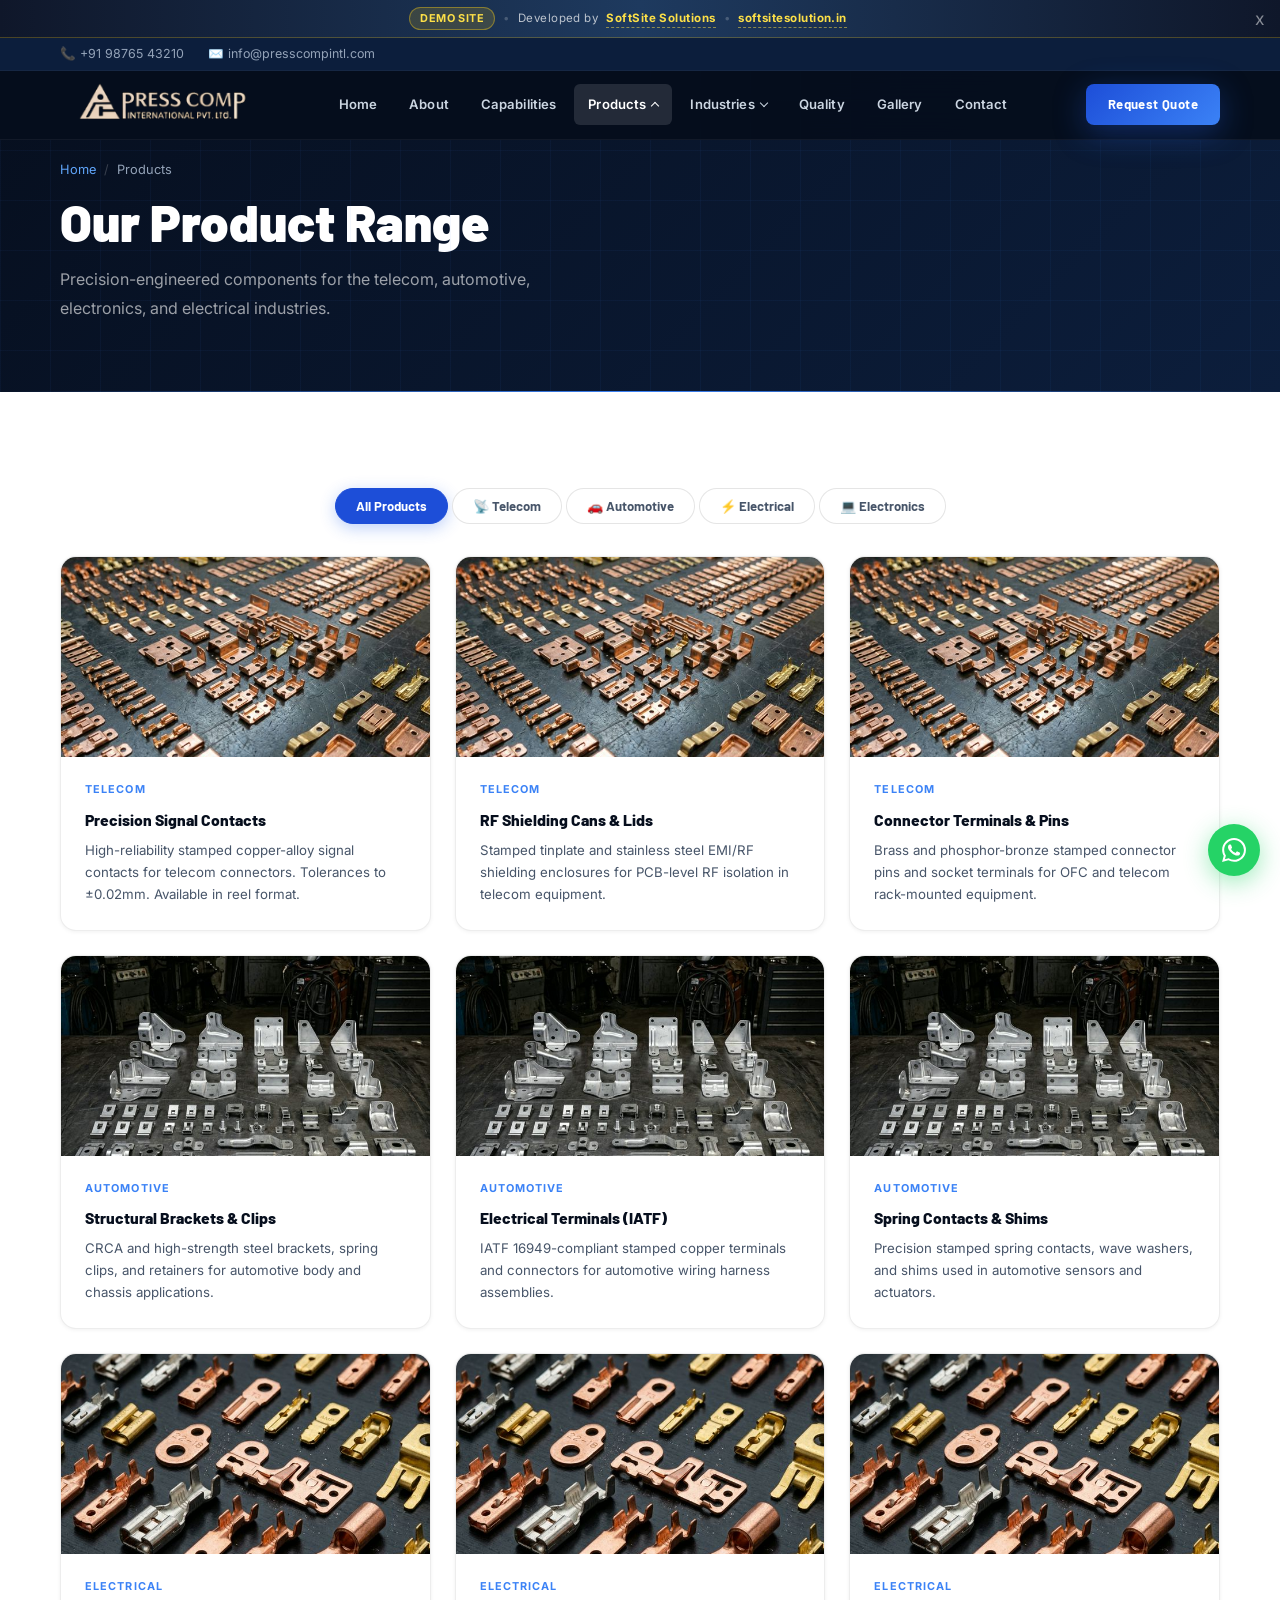
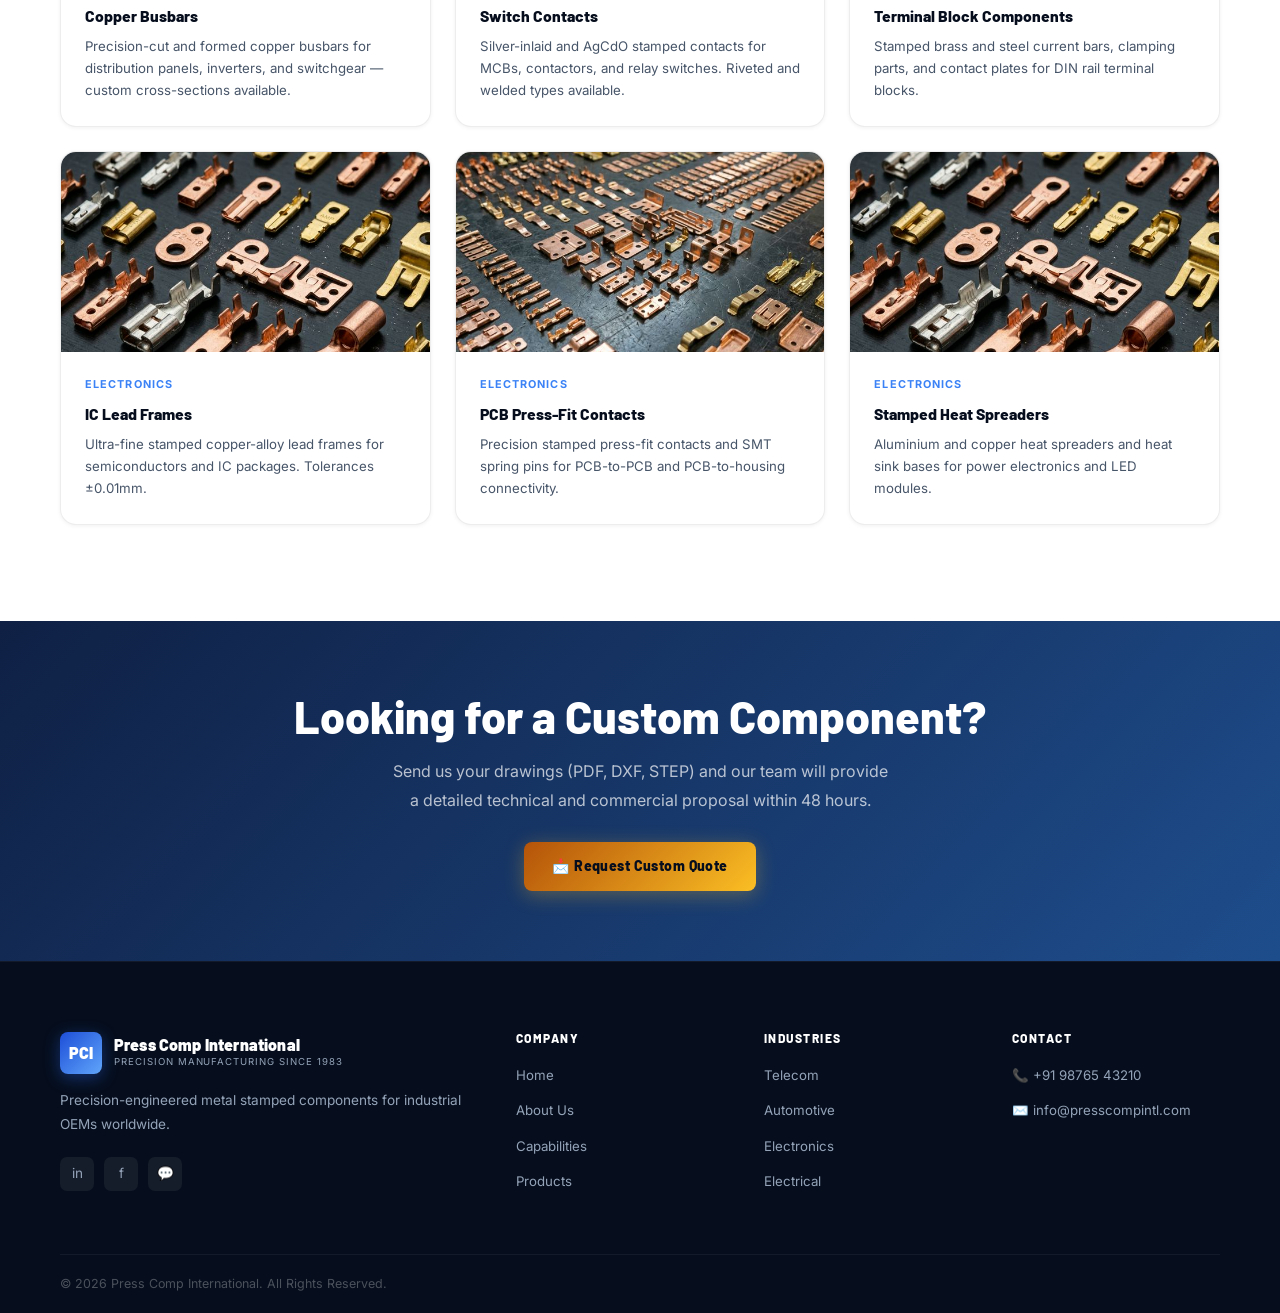
<file: products.html>
<!DOCTYPE html>
<html lang="en">
<head>
  <meta charset="UTF-8" /><meta name="viewport" content="width=device-width, initial-scale=1.0" />
  <title>Products | Press Comp International</title>
  <meta name="description" content="Browse Press Comp International's precision stamped products — telecom components, automotive parts, electrical components and more." />
  <link rel="stylesheet" href="assets/css/style.css" />
</head>
<body>
<div id="demo-banner"><span class="db-badge">Demo Site</span><span class="db-sep">•</span><span class="db-text">Developed by</span><a href="https://softsitesolution.in" target="_blank" class="db-link">SoftSite Solutions</a><span class="db-sep">•</span><a href="https://softsitesolution.in" target="_blank" class="db-link">softsitesolution.in</a><button class="db-close" id="db-close">x</button></div>
<nav id="navbar">
  <div class="nav-top"><div class="container nav-top-inner"><div class="nt-contact"><a href="tel:+919876543210">📞 +91 98765 43210</a><a href="mailto:info@presscompintl.com">✉️ info@presscompintl.com</a></div></div></div>
  <div class="nav-main"><div class="container nav-inner">
    <a href="index.html" class="logo-img-wrap"><img src="assets/images/logo_nobg.png" alt="Press Comp International" class="site-logo" width="200" height="52" loading="eager"/></a>
    <div class="nav-links">
        <a href="index.html">Home</a>
        <a href="about.html">About</a>
        <a href="capabilities.html">Capabilities</a>
        <div class="nav-item">
          <span>Products <span class="chevron"></span></span>
          <div class="dropdown-menu">
            <a href="products.html" class="dropdown-link">📦 All Products</a>
            <a href="products.html?cat=telecom" class="dropdown-link">📡 Telecom</a>
            <a href="products.html?cat=automotive" class="dropdown-link">🚗 Automotive</a>
            <a href="products.html?cat=electrical" class="dropdown-link">⚡ Electrical</a>
            <a href="products.html?cat=electronics" class="dropdown-link">💻 Electronics</a>
          </div>
        </div>
        <div class="nav-item">
          <span>Industries <span class="chevron"></span></span>
          <div class="dropdown-menu">
            <a href="industries.html" class="dropdown-link">🏗️ All Industries</a>
            <a href="industries.html#telecom" class="dropdown-link">📡 Telecom</a>
            <a href="industries.html#automotive" class="dropdown-link">🚗 Automotive</a>
            <a href="industries.html#electronics" class="dropdown-link">💻 Electronics</a>
            <a href="industries.html#electrical" class="dropdown-link">⚡ Electrical</a>
          </div>
        </div>
        <a href="quality.html">Quality</a>
        <a href="gallery.html">Gallery</a>
        <a href="contact.html">Contact</a>
      </div>
    <div class="nav-cta"><a href="contact.html" class="btn btn-primary">Request Quote</a></div>
    <div class="hamburger" id="hamburger"><span></span><span></span><span></span></div>
  </div></div>
</nav>

<!-- Premium Mobile Menu Backdrop -->
<div class="mm-backdrop" id="mmBackdrop"></div>

<!-- Premium Mobile Menu -->
<div class="mobile-menu" id="mobileMenu" role="dialog" aria-modal="true" aria-label="Navigation menu">
  <!-- Header -->
  <div class="mm-header">
    <div class="mm-logo">
      <div class="mm-logo-mark">PCI</div>
      <div class="mm-logo-text">
        Press Comp International
        <div class="mm-logo-sub">Precision Manufacturing Since 1983</div>
      </div>
    </div>
    <button class="mm-close" id="mobileClose" aria-label="Close menu">✕</button>
  </div>

  <!-- Nav Links with Dropdowns -->
  <nav class="mm-nav" aria-label="Mobile navigation">
    <a href="index.html">🏠 Home</a>
    <a href="about.html">🏭 About Us</a>
    <a href="capabilities.html">⚙️ Capabilities</a>
    
    <!-- Products Dropdown -->
    <div class="mm-dropdown">
      <button class="mm-drop-btn" aria-haspopup="true" aria-expanded="false">📦 Products <span class="mm-chevron"></span></button>
      <div class="mm-drop-content">
        <div class="mm-drop-content-inner">
          <a href="products.html?cat=telecom">📡 Telecom Components</a>
          <a href="products.html?cat=automotive">🚗 Automotive Parts</a>
          <a href="products.html?cat=electrical">⚡ Electrical Gear</a>
          <a href="products.html?cat=electronics">💻 Electronics Parts</a>
          <a href="products.html" class="mm-view-all">View All Products →</a>
        </div>
      </div>
    </div>

    <!-- Industries Dropdown -->
    <div class="mm-dropdown">
      <button class="mm-drop-btn" aria-haspopup="true" aria-expanded="false">🏗️ Industries <span class="mm-chevron"></span></button>
      <div class="mm-drop-content">
        <div class="mm-drop-content-inner">
          <a href="industries.html#telecom">📡 Telecom Infrastructure</a>
          <a href="industries.html#automotive">🚗 Automotive OEMs</a>
          <a href="industries.html#electronics">💻 Consumer Electronics</a>
          <a href="industries.html#electrical">⚡ Power & Electrical</a>
        </div>
      </div>
    </div>

    <a href="quality.html">🏆 Quality & Certs</a>
    <a href="gallery.html">🖼️ Gallery</a>
    <a href="contact.html">📬 Contact</a>
  </nav>

  <div class="mm-divider"></div>

  <!-- Quick Actions -->
  <div class="mm-actions">
    <a href="contact.html" class="mm-cta mm-cta-primary">📩 Request a Quote</a>
    <a href="https://wa.me/919876543210?text=Hello%20PCI%2C%20I%20would%20like%20a%20quote." class="mm-cta mm-cta-wa" target="_blank" rel="noopener">💬 WhatsApp Us</a>
  </div>

  <!-- Contact Info -->
  <div class="mm-contact">
    <a href="tel:+919876543210">📞 +91 98765 43210</a>
    <a href="mailto:info@presscompintl.com">✉️ info@presscompintl.com</a>
    <span style="font-size: 0.72rem; color: rgba(255,255,255,0.4); padding-left: 20px;">📍 MIDC Bhosari, Pune</span>
  </div>

  <!-- Footer -->
  <div class="mm-footer">
    <p>Premium Site by <a href="https://softsitesolution.in" target="_blank">SoftSite Solutions</a></p>
  </div>
</div>


<section class="page-hero">
  <div class="container">
    <div class="ph-crumb"><a href="index.html">Home</a> <span>/</span> Products</div>
    <h1 class="ph-title">Our Product Range</h1>
    <p class="ph-sub">Precision-engineered components for the telecom, automotive, electronics, and electrical industries.</p>
  </div>
</section>

<section class="section-pad">
  <div class="container">
    <div class="text-center reveal" style="margin-bottom:32px;">
      <div class="products-tabs" style="justify-content:center;">
        <button class="tab-btn active" data-filter="all" id="tab-all">All Products</button>
        <button class="tab-btn" data-filter="telecom" id="tab-telecom">📡 Telecom</button>
        <button class="tab-btn" data-filter="automotive" id="tab-automotive">🚗 Automotive</button>
        <button class="tab-btn" data-filter="electrical" id="tab-electrical">⚡ Electrical</button>
        <button class="tab-btn" data-filter="electronics" id="tab-electronics">💻 Electronics</button>
      </div>
    </div>

    <div class="products-grid">
      <!-- TELECOM -->
      <div class="product-card reveal" data-category="telecom">
        <div class="product-img"><img src="assets/images/telecom_components.png" alt="Telecom precision contacts" loading="lazy"/></div>
        <div class="product-info">
          <div class="product-label">Telecom</div>
          <div class="product-name">Precision Signal Contacts</div>
          <p class="product-desc">High-reliability stamped copper-alloy signal contacts for telecom connectors. Tolerances to ±0.02mm. Available in reel format.</p>
        </div>
      </div>
      <div class="product-card reveal reveal-delay-1" data-category="telecom">
        <div class="product-img"><img src="assets/images/telecom_components.png" alt="RF shielding cans" loading="lazy"/></div>
        <div class="product-info">
          <div class="product-label">Telecom</div>
          <div class="product-name">RF Shielding Cans &amp; Lids</div>
          <p class="product-desc">Stamped tinplate and stainless steel EMI/RF shielding enclosures for PCB-level RF isolation in telecom equipment.</p>
        </div>
      </div>
      <div class="product-card reveal reveal-delay-2" data-category="telecom">
        <div class="product-img"><img src="assets/images/telecom_components.png" alt="Connector terminals" loading="lazy"/></div>
        <div class="product-info">
          <div class="product-label">Telecom</div>
          <div class="product-name">Connector Terminals &amp; Pins</div>
          <p class="product-desc">Brass and phosphor-bronze stamped connector pins and socket terminals for OFC and telecom rack-mounted equipment.</p>
        </div>
      </div>

      <!-- AUTOMOTIVE -->
      <div class="product-card reveal" data-category="automotive">
        <div class="product-img"><img src="assets/images/automotive_parts.png" alt="Automotive brackets" loading="lazy"/></div>
        <div class="product-info">
          <div class="product-label">Automotive</div>
          <div class="product-name">Structural Brackets &amp; Clips</div>
          <p class="product-desc">CRCA and high-strength steel brackets, spring clips, and retainers for automotive body and chassis applications.</p>
        </div>
      </div>
      <div class="product-card reveal reveal-delay-1" data-category="automotive">
        <div class="product-img"><img src="assets/images/automotive_parts.png" alt="Automotive terminals" loading="lazy"/></div>
        <div class="product-info">
          <div class="product-label">Automotive</div>
          <div class="product-name">Electrical Terminals (IATF)</div>
          <p class="product-desc">IATF 16949-compliant stamped copper terminals and connectors for automotive wiring harness assemblies.</p>
        </div>
      </div>
      <div class="product-card reveal reveal-delay-2" data-category="automotive">
        <div class="product-img"><img src="assets/images/automotive_parts.png" alt="Spring contacts" loading="lazy"/></div>
        <div class="product-info">
          <div class="product-label">Automotive</div>
          <div class="product-name">Spring Contacts &amp; Shims</div>
          <p class="product-desc">Precision stamped spring contacts, wave washers, and shims used in automotive sensors and actuators.</p>
        </div>
      </div>

      <!-- ELECTRICAL -->
      <div class="product-card reveal" data-category="electrical">
        <div class="product-img"><img src="assets/images/electrical_components.png" alt="Busbars" loading="lazy"/></div>
        <div class="product-info">
          <div class="product-label">Electrical</div>
          <div class="product-name">Copper Busbars</div>
          <p class="product-desc">Precision-cut and formed copper busbars for distribution panels, inverters, and switchgear — custom cross-sections available.</p>
        </div>
      </div>
      <div class="product-card reveal reveal-delay-1" data-category="electrical">
        <div class="product-img"><img src="assets/images/electrical_components.png" alt="Switch contacts" loading="lazy"/></div>
        <div class="product-info">
          <div class="product-label">Electrical</div>
          <div class="product-name">Switch Contacts</div>
          <p class="product-desc">Silver-inlaid and AgCdO stamped contacts for MCBs, contactors, and relay switches. Riveted and welded types available.</p>
        </div>
      </div>
      <div class="product-card reveal reveal-delay-2" data-category="electrical">
        <div class="product-img"><img src="assets/images/electrical_components.png" alt="Terminal blocks" loading="lazy"/></div>
        <div class="product-info">
          <div class="product-label">Electrical</div>
          <div class="product-name">Terminal Block Components</div>
          <p class="product-desc">Stamped brass and steel current bars, clamping parts, and contact plates for DIN rail terminal blocks.</p>
        </div>
      </div>

      <!-- ELECTRONICS -->
      <div class="product-card reveal" data-category="electronics">
        <div class="product-img"><img src="assets/images/electrical_components.png" alt="Lead frames" loading="lazy"/></div>
        <div class="product-info">
          <div class="product-label">Electronics</div>
          <div class="product-name">IC Lead Frames</div>
          <p class="product-desc">Ultra-fine stamped copper-alloy lead frames for semiconductors and IC packages. Tolerances ±0.01mm.</p>
        </div>
      </div>
      <div class="product-card reveal reveal-delay-1" data-category="electronics">
        <div class="product-img"><img src="assets/images/telecom_components.png" alt="PCB contacts" loading="lazy"/></div>
        <div class="product-info">
          <div class="product-label">Electronics</div>
          <div class="product-name">PCB Press-Fit Contacts</div>
          <p class="product-desc">Precision stamped press-fit contacts and SMT spring pins for PCB-to-PCB and PCB-to-housing connectivity.</p>
        </div>
      </div>
      <div class="product-card reveal reveal-delay-2" data-category="electronics">
        <div class="product-img"><img src="assets/images/electrical_components.png" alt="Heat sinks" loading="lazy"/></div>
        <div class="product-info">
          <div class="product-label">Electronics</div>
          <div class="product-name">Stamped Heat Spreaders</div>
          <p class="product-desc">Aluminium and copper heat spreaders and heat sink bases for power electronics and LED modules.</p>
        </div>
      </div>
    </div>
  </div>
</section>

<section style="background:linear-gradient(135deg,#0f2044,#1e4d8c);padding:70px 0;">
  <div class="container text-center">
    <h2 style="color:#fff;margin-bottom:14px;">Looking for a Custom Component?</h2>
    <p style="color:rgba(255,255,255,0.7);max-width:500px;margin:0 auto 28px;">Send us your drawings (PDF, DXF, STEP) and our team will provide a detailed technical and commercial proposal within 48 hours.</p>
    <a href="contact.html" class="btn btn-gold">📩 Request Custom Quote</a>
  </div>
</section>

<footer>
  <div class="container">
    <div class="footer-grid">
      <div class="footer-brand"><div class="logo"><div class="logo-mark">PCI</div><div class="logo-text"><span class="logo-name">Press Comp International</span><span class="logo-sub">Precision Manufacturing Since 1983</span></div></div><p>Precision-engineered metal stamped components for industrial OEMs worldwide.</p><div class="footer-social"><a href="#" class="soc-btn">in</a><a href="#" class="soc-btn">f</a><a href="https://wa.me/919876543210" class="soc-btn">💬</a></div></div>
      <div class="footer-col"><h5>Company</h5><ul><li><a href="index.html">Home</a></li><li><a href="about.html">About Us</a></li><li><a href="capabilities.html">Capabilities</a></li><li><a href="products.html">Products</a></li></ul></div>
      <div class="footer-col"><h5>Industries</h5><ul><li><a href="industries.html">Telecom</a></li><li><a href="industries.html">Automotive</a></li><li><a href="industries.html">Electronics</a></li><li><a href="industries.html">Electrical</a></li></ul></div>
      <div class="footer-col"><h5>Contact</h5><ul><li><a href="tel:+919876543210">📞 +91 98765 43210</a></li><li><a href="mailto:info@presscompintl.com">✉️ info@presscompintl.com</a></li></ul></div>
    </div>
    <div class="footer-bottom"><p>© 2026 Press Comp International. All Rights Reserved.</p></div>
  </div>
</footer>
<a href="https://wa.me/919876543210" class="wa-float" target="_blank"><svg viewBox="0 0 24 24"><path d="M17.472 14.382c-.297-.149-1.758-.867-2.03-.967-.273-.099-.471-.148-.67.15-.197.297-.767.966-.94 1.164-.173.199-.347.223-.644.075-.297-.15-1.255-.463-2.39-1.475-.883-.788-1.48-1.761-1.653-2.059-.173-.297-.018-.458.13-.606.134-.133.298-.347.446-.52.149-.174.198-.298.298-.497.099-.198.05-.371-.025-.52-.075-.149-.669-1.612-.916-2.207-.242-.579-.487-.5-.669-.51-.173-.008-.371-.01-.57-.01-.198 0-.52.074-.792.372-.272.297-1.04 1.016-1.04 2.479 0 1.462 1.065 2.875 1.213 3.074.149.198 2.096 3.2 5.077 4.487.709.306 1.262.489 1.694.625.712.227 1.36.195 1.871.118.571-.085 1.758-.719 2.006-1.413.248-.694.248-1.289.173-1.413-.074-.124-.272-.198-.57-.347m-5.421 7.403h-.004a9.87 9.87 0 01-5.031-1.378l-.361-.214-3.741.982.998-3.648-.235-.374a9.86 9.86 0 01-1.51-5.26c.001-5.45 4.436-9.884 9.888-9.884 2.64 0 5.122 1.03 6.988 2.898a9.825 9.825 0 012.893 6.994c-.003 5.45-4.437 9.884-9.885 9.884m8.413-18.297A11.815 11.815 0 0012.05 0C5.495 0 .16 5.335.157 11.892c0 2.096.547 4.142 1.588 5.945L.057 24l6.305-1.654a11.882 11.882 0 005.683 1.448h.005c6.554 0 11.89-5.335 11.893-11.893a11.821 11.821 0 00-3.48-8.413z"/></svg></a>
<script src="assets/js/main.js"></script>
</body>
</html>
</file>
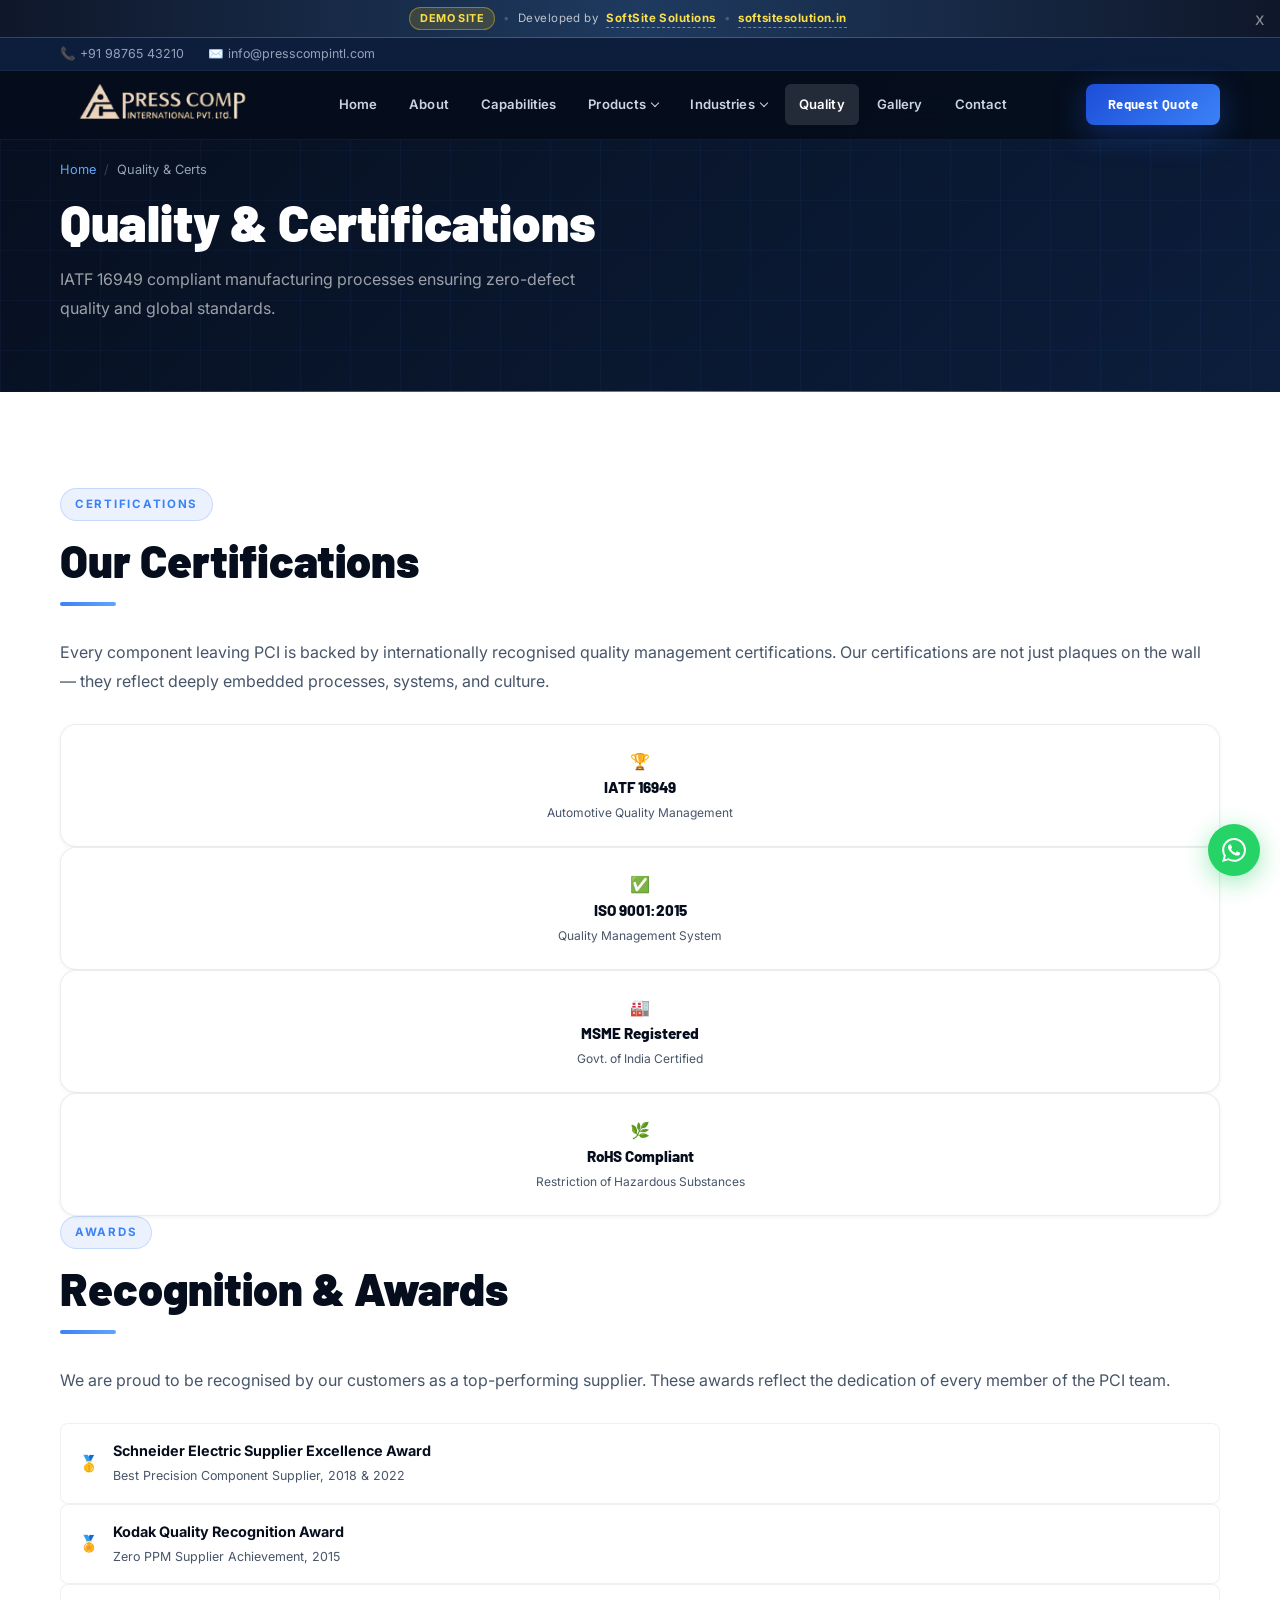
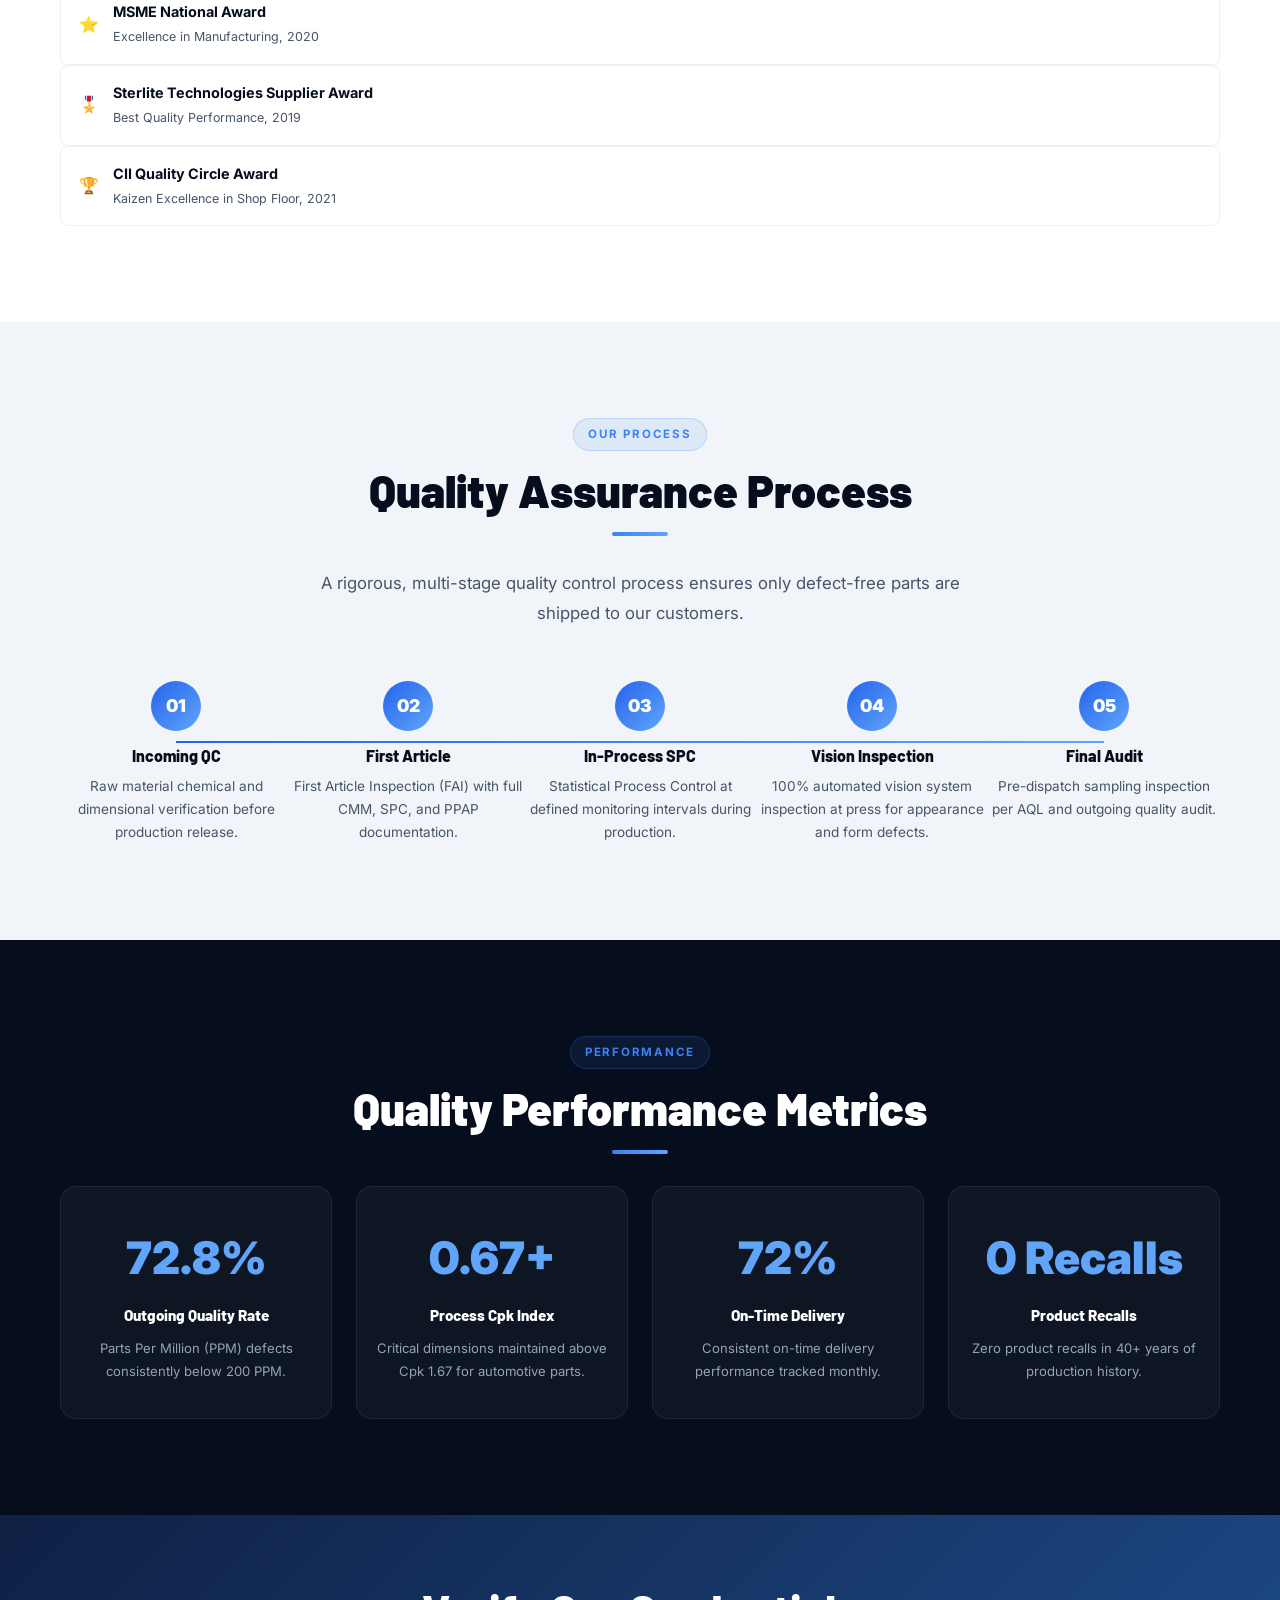
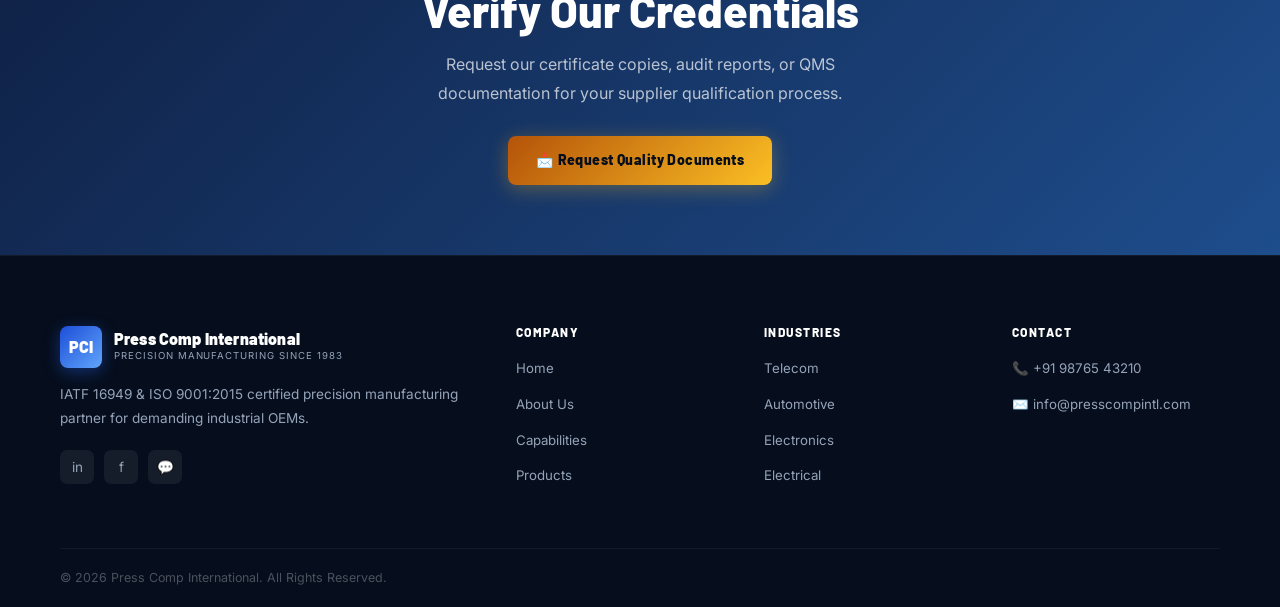
<file: quality.html>
<!DOCTYPE html>
<html lang="en">
<head>
  <meta charset="UTF-8" /><meta name="viewport" content="width=device-width, initial-scale=1.0" />
  <title>Quality & Certifications | Press Comp International</title>
  <meta name="description" content="Learn about Press Comp International's quality management systems, IATF 16949 certification, awards from Schneider and Kodak, and our zero-defect quality culture." />
  <link rel="stylesheet" href="assets/css/style.css" />
</head>
<body>
<div id="demo-banner"><span class="db-badge">Demo Site</span><span class="db-sep">•</span><span class="db-text">Developed by</span><a href="https://softsitesolution.in" target="_blank" class="db-link">SoftSite Solutions</a><span class="db-sep">•</span><a href="https://softsitesolution.in" target="_blank" class="db-link">softsitesolution.in</a><button class="db-close" id="db-close">x</button></div>
<nav id="navbar">
  <div class="nav-top"><div class="container nav-top-inner"><div class="nt-contact"><a href="tel:+919876543210">📞 +91 98765 43210</a><a href="mailto:info@presscompintl.com">✉️ info@presscompintl.com</a></div></div></div>
  <div class="nav-main"><div class="container nav-inner">
    <a href="index.html" class="logo-img-wrap"><img src="assets/images/logo_nobg.png" alt="Press Comp International" class="site-logo" width="200" height="52" loading="eager"/></a>
    <div class="nav-links">
        <a href="index.html">Home</a>
        <a href="about.html">About</a>
        <a href="capabilities.html">Capabilities</a>
        <div class="nav-item">
          <span>Products <span class="chevron"></span></span>
          <div class="dropdown-menu">
            <a href="products.html" class="dropdown-link">📦 All Products</a>
            <a href="products.html?cat=telecom" class="dropdown-link">📡 Telecom</a>
            <a href="products.html?cat=automotive" class="dropdown-link">🚗 Automotive</a>
            <a href="products.html?cat=electrical" class="dropdown-link">⚡ Electrical</a>
            <a href="products.html?cat=electronics" class="dropdown-link">💻 Electronics</a>
          </div>
        </div>
        <div class="nav-item">
          <span>Industries <span class="chevron"></span></span>
          <div class="dropdown-menu">
            <a href="industries.html" class="dropdown-link">🏗️ All Industries</a>
            <a href="industries.html#telecom" class="dropdown-link">📡 Telecom</a>
            <a href="industries.html#automotive" class="dropdown-link">🚗 Automotive</a>
            <a href="industries.html#electronics" class="dropdown-link">💻 Electronics</a>
            <a href="industries.html#electrical" class="dropdown-link">⚡ Electrical</a>
          </div>
        </div>
        <a href="quality.html">Quality</a>
        <a href="gallery.html">Gallery</a>
        <a href="contact.html">Contact</a>
      </div>
    <div class="nav-cta"><a href="contact.html" class="btn btn-primary">Request Quote</a></div>
    <div class="hamburger" id="hamburger"><span></span><span></span><span></span></div>
  </div></div>
</nav>

<!-- Premium Mobile Menu Backdrop -->
<div class="mm-backdrop" id="mmBackdrop"></div>

<!-- Premium Mobile Menu -->
<div class="mobile-menu" id="mobileMenu" role="dialog" aria-modal="true" aria-label="Navigation menu">
  <!-- Header -->
  <div class="mm-header">
    <div class="mm-logo">
      <div class="mm-logo-mark">PCI</div>
      <div class="mm-logo-text">
        Press Comp International
        <div class="mm-logo-sub">Precision Manufacturing Since 1983</div>
      </div>
    </div>
    <button class="mm-close" id="mobileClose" aria-label="Close menu">✕</button>
  </div>

  <!-- Nav Links with Dropdowns -->
  <nav class="mm-nav" aria-label="Mobile navigation">
    <a href="index.html">🏠 Home</a>
    <a href="about.html">🏭 About Us</a>
    <a href="capabilities.html">⚙️ Capabilities</a>
    
    <!-- Products Dropdown -->
    <div class="mm-dropdown">
      <button class="mm-drop-btn" aria-haspopup="true" aria-expanded="false">📦 Products <span class="mm-chevron"></span></button>
      <div class="mm-drop-content">
        <div class="mm-drop-content-inner">
          <a href="products.html?cat=telecom">📡 Telecom Components</a>
          <a href="products.html?cat=automotive">🚗 Automotive Parts</a>
          <a href="products.html?cat=electrical">⚡ Electrical Gear</a>
          <a href="products.html?cat=electronics">💻 Electronics Parts</a>
          <a href="products.html" class="mm-view-all">View All Products →</a>
        </div>
      </div>
    </div>

    <!-- Industries Dropdown -->
    <div class="mm-dropdown">
      <button class="mm-drop-btn" aria-haspopup="true" aria-expanded="false">🏗️ Industries <span class="mm-chevron"></span></button>
      <div class="mm-drop-content">
        <div class="mm-drop-content-inner">
          <a href="industries.html#telecom">📡 Telecom Infrastructure</a>
          <a href="industries.html#automotive">🚗 Automotive OEMs</a>
          <a href="industries.html#electronics">💻 Consumer Electronics</a>
          <a href="industries.html#electrical">⚡ Power & Electrical</a>
        </div>
      </div>
    </div>

    <a href="quality.html">🏆 Quality & Certs</a>
    <a href="gallery.html">🖼️ Gallery</a>
    <a href="contact.html">📬 Contact</a>
  </nav>

  <div class="mm-divider"></div>

  <!-- Quick Actions -->
  <div class="mm-actions">
    <a href="contact.html" class="mm-cta mm-cta-primary">📩 Request a Quote</a>
    <a href="https://wa.me/919876543210?text=Hello%20PCI%2C%20I%20would%20like%20a%20quote." class="mm-cta mm-cta-wa" target="_blank" rel="noopener">💬 WhatsApp Us</a>
  </div>

  <!-- Contact Info -->
  <div class="mm-contact">
    <a href="tel:+919876543210">📞 +91 98765 43210</a>
    <a href="mailto:info@presscompintl.com">✉️ info@presscompintl.com</a>
    <span style="font-size: 0.72rem; color: rgba(255,255,255,0.4); padding-left: 20px;">📍 MIDC Bhosari, Pune</span>
  </div>

  <!-- Footer -->
  <div class="mm-footer">
    <p>Premium Site by <a href="https://softsitesolution.in" target="_blank">SoftSite Solutions</a></p>
  </div>
</div>


<section class="page-hero">
  <div class="container">
    <div class="ph-crumb"><a href="index.html">Home</a> <span>/</span> Quality & Certs</div>
    <h1 class="ph-title">Quality & Certifications</h1>
    <p class="ph-sub">IATF 16949 compliant manufacturing processes ensuring zero-defect quality and global standards.</p>
  </div>
</section>

<section class="section-pad">
  <div class="container">
    <div class="quality-grid">
      <div class="reveal">
        <span class="tag">Certifications</span>
        <h2 class="section-title">Our Certifications</h2>
        <span class="line"></span>
        <p>Every component leaving PCI is backed by internationally recognised quality management certifications. Our certifications are not just plaques on the wall — they reflect deeply embedded processes, systems, and culture.</p>
        <div class="cert-cards" style="margin-top:28px;">
          <div class="cert-card">
            <div class="cert-icon">🏆</div>
            <div class="cert-name">IATF 16949</div>
            <div class="cert-sub">Automotive Quality Management</div>
          </div>
          <div class="cert-card">
            <div class="cert-icon">✅</div>
            <div class="cert-name">ISO 9001:2015</div>
            <div class="cert-sub">Quality Management System</div>
          </div>
          <div class="cert-card">
            <div class="cert-icon">🏭</div>
            <div class="cert-name">MSME Registered</div>
            <div class="cert-sub">Govt. of India Certified</div>
          </div>
          <div class="cert-card">
            <div class="cert-icon">🌿</div>
            <div class="cert-name">RoHS Compliant</div>
            <div class="cert-sub">Restriction of Hazardous Substances</div>
          </div>
        </div>
      </div>
      <div class="reveal reveal-delay-1">
        <span class="tag">Awards</span>
        <h2 class="section-title">Recognition &amp; Awards</h2>
        <span class="line"></span>
        <p>We are proud to be recognised by our customers as a top-performing supplier. These awards reflect the dedication of every member of the PCI team.</p>
        <div class="awards-list" style="margin-top:28px;">
          <div class="award-item">
            <div class="award-icon">🥇</div>
            <div class="award-text"><strong>Schneider Electric Supplier Excellence Award</strong><span>Best Precision Component Supplier, 2018 &amp; 2022</span></div>
          </div>
          <div class="award-item">
            <div class="award-icon">🏅</div>
            <div class="award-text"><strong>Kodak Quality Recognition Award</strong><span>Zero PPM Supplier Achievement, 2015</span></div>
          </div>
          <div class="award-item">
            <div class="award-icon">⭐</div>
            <div class="award-text"><strong>MSME National Award</strong><span>Excellence in Manufacturing, 2020</span></div>
          </div>
          <div class="award-item">
            <div class="award-icon">🎖️</div>
            <div class="award-text"><strong>Sterlite Technologies Supplier Award</strong><span>Best Quality Performance, 2019</span></div>
          </div>
          <div class="award-item">
            <div class="award-icon">🏆</div>
            <div class="award-text"><strong>CII Quality Circle Award</strong><span>Kaizen Excellence in Shop Floor, 2021</span></div>
          </div>
        </div>
      </div>
    </div>
  </div>
</section>

<!-- QUALITY PROCESS -->
<section class="section-pad section-light">
  <div class="container">
    <div class="text-center reveal">
      <span class="tag">Our Process</span>
      <h2 class="section-title">Quality Assurance Process</h2>
      <span class="line c"></span>
      <p class="section-sub">A rigorous, multi-stage quality control process ensures only defect-free parts are shipped to our customers.</p>
    </div>
    <div style="display:grid;grid-template-columns:repeat(auto-fit,minmax(200px,1fr));gap:0;position:relative;">
      <div style="position:absolute;top:60px;left:10%;right:10%;height:2px;background:linear-gradient(90deg,#2563eb,#60a5fa);z-index:0;"></div>
      <div class="capability-card reveal" style="text-align:center;z-index:1;">
        <div style="width:50px;height:50px;background:linear-gradient(135deg,#2563eb,#60a5fa);border-radius:50%;display:flex;align-items:center;justify-content:center;color:white;font-weight:900;font-size:1.1rem;margin:0 auto 16px;">01</div>
        <h4 class="cap-title">Incoming QC</h4>
        <p class="cap-desc">Raw material chemical and dimensional verification before production release.</p>
      </div>
      <div class="capability-card reveal reveal-delay-1" style="text-align:center;z-index:1;">
        <div style="width:50px;height:50px;background:linear-gradient(135deg,#2563eb,#60a5fa);border-radius:50%;display:flex;align-items:center;justify-content:center;color:white;font-weight:900;font-size:1.1rem;margin:0 auto 16px;">02</div>
        <h4 class="cap-title">First Article</h4>
        <p class="cap-desc">First Article Inspection (FAI) with full CMM, SPC, and PPAP documentation.</p>
      </div>
      <div class="capability-card reveal reveal-delay-2" style="text-align:center;z-index:1;">
        <div style="width:50px;height:50px;background:linear-gradient(135deg,#2563eb,#60a5fa);border-radius:50%;display:flex;align-items:center;justify-content:center;color:white;font-weight:900;font-size:1.1rem;margin:0 auto 16px;">03</div>
        <h4 class="cap-title">In-Process SPC</h4>
        <p class="cap-desc">Statistical Process Control at defined monitoring intervals during production.</p>
      </div>
      <div class="capability-card reveal reveal-delay-3" style="text-align:center;z-index:1;">
        <div style="width:50px;height:50px;background:linear-gradient(135deg,#2563eb,#60a5fa);border-radius:50%;display:flex;align-items:center;justify-content:center;color:white;font-weight:900;font-size:1.1rem;margin:0 auto 16px;">04</div>
        <h4 class="cap-title">Vision Inspection</h4>
        <p class="cap-desc">100% automated vision system inspection at press for appearance and form defects.</p>
      </div>
      <div class="capability-card reveal" style="text-align:center;z-index:1;">
        <div style="width:50px;height:50px;background:linear-gradient(135deg,#2563eb,#60a5fa);border-radius:50%;display:flex;align-items:center;justify-content:center;color:white;font-weight:900;font-size:1.1rem;margin:0 auto 16px;">05</div>
        <h4 class="cap-title">Final Audit</h4>
        <p class="cap-desc">Pre-dispatch sampling inspection per AQL and outgoing quality audit.</p>
      </div>
    </div>
  </div>
</section>

<!-- QUALITY METRICS -->
<section class="section-pad section-dark">
  <div class="container">
    <div class="text-center reveal">
      <span class="tag">Performance</span>
      <h2 class="section-title light">Quality Performance Metrics</h2>
      <span class="line c"></span>
    </div>
    <div style="display:grid;grid-template-columns:repeat(auto-fit,minmax(180px,1fr));gap:24px;margin-top:16px;">
      <div class="why-card reveal">
        <div style="font-family:var(--heading-font);font-size:2.8rem;font-weight:900;color:#60a5fa;margin-bottom:8px;"><span data-target="99" data-suffix=".8%">99.8%</span></div>
        <div class="why-title">Outgoing Quality Rate</div>
        <p class="why-text">Parts Per Million (PPM) defects consistently below 200 PPM.</p>
      </div>
      <div class="why-card reveal reveal-delay-1">
        <div style="font-family:var(--heading-font);font-size:2.8rem;font-weight:900;color:#60a5fa;margin-bottom:8px;"><span data-target="1" data-suffix=".67+">1.67+</span></div>
        <div class="why-title">Process Cpk Index</div>
        <p class="why-text">Critical dimensions maintained above Cpk 1.67 for automotive parts.</p>
      </div>
      <div class="why-card reveal reveal-delay-2">
        <div style="font-family:var(--heading-font);font-size:2.8rem;font-weight:900;color:#60a5fa;margin-bottom:8px;"><span data-target="99" data-suffix="%">99%</span></div>
        <div class="why-title">On-Time Delivery</div>
        <p class="why-text">Consistent on-time delivery performance tracked monthly.</p>
      </div>
      <div class="why-card reveal reveal-delay-3">
        <div style="font-family:var(--heading-font);font-size:2.8rem;font-weight:900;color:#60a5fa;margin-bottom:8px;"><span data-target="0" data-suffix=" Recalls">0 Recalls</span></div>
        <div class="why-title">Product Recalls</div>
        <p class="why-text">Zero product recalls in 40+ years of production history.</p>
      </div>
    </div>
  </div>
</section>

<section style="background:linear-gradient(135deg,#0f2044,#1e4d8c);padding:70px 0;">
  <div class="container text-center">
    <h2 style="color:#fff;margin-bottom:14px;">Verify Our Credentials</h2>
    <p style="color:rgba(255,255,255,0.7);max-width:500px;margin:0 auto 28px;">Request our certificate copies, audit reports, or QMS documentation for your supplier qualification process.</p>
    <a href="contact.html" class="btn btn-gold">📩 Request Quality Documents</a>
  </div>
</section>

<footer>
  <div class="container">
    <div class="footer-grid">
      <div class="footer-brand"><div class="logo"><div class="logo-mark">PCI</div><div class="logo-text"><span class="logo-name">Press Comp International</span><span class="logo-sub">Precision Manufacturing Since 1983</span></div></div><p>IATF 16949 &amp; ISO 9001:2015 certified precision manufacturing partner for demanding industrial OEMs.</p><div class="footer-social"><a href="#" class="soc-btn">in</a><a href="#" class="soc-btn">f</a><a href="https://wa.me/919876543210" class="soc-btn">💬</a></div></div>
      <div class="footer-col"><h5>Company</h5><ul><li><a href="index.html">Home</a></li><li><a href="about.html">About Us</a></li><li><a href="capabilities.html">Capabilities</a></li><li><a href="products.html">Products</a></li></ul></div>
      <div class="footer-col"><h5>Industries</h5><ul><li><a href="industries.html">Telecom</a></li><li><a href="industries.html">Automotive</a></li><li><a href="industries.html">Electronics</a></li><li><a href="industries.html">Electrical</a></li></ul></div>
      <div class="footer-col"><h5>Contact</h5><ul><li><a href="tel:+919876543210">📞 +91 98765 43210</a></li><li><a href="mailto:info@presscompintl.com">✉️ info@presscompintl.com</a></li></ul></div>
    </div>
    <div class="footer-bottom"><p>© 2026 Press Comp International. All Rights Reserved.</p></div>
  </div>
</footer>
<a href="https://wa.me/919876543210" class="wa-float" target="_blank"><svg viewBox="0 0 24 24"><path d="M17.472 14.382c-.297-.149-1.758-.867-2.03-.967-.273-.099-.471-.148-.67.15-.197.297-.767.966-.94 1.164-.173.199-.347.223-.644.075-.297-.15-1.255-.463-2.39-1.475-.883-.788-1.48-1.761-1.653-2.059-.173-.297-.018-.458.13-.606.134-.133.298-.347.446-.52.149-.174.198-.298.298-.497.099-.198.05-.371-.025-.52-.075-.149-.669-1.612-.916-2.207-.242-.579-.487-.5-.669-.51-.173-.008-.371-.01-.57-.01-.198 0-.52.074-.792.372-.272.297-1.04 1.016-1.04 2.479 0 1.462 1.065 2.875 1.213 3.074.149.198 2.096 3.2 5.077 4.487.709.306 1.262.489 1.694.625.712.227 1.36.195 1.871.118.571-.085 1.758-.719 2.006-1.413.248-.694.248-1.289.173-1.413-.074-.124-.272-.198-.57-.347m-5.421 7.403h-.004a9.87 9.87 0 01-5.031-1.378l-.361-.214-3.741.982.998-3.648-.235-.374a9.86 9.86 0 01-1.51-5.26c.001-5.45 4.436-9.884 9.888-9.884 2.64 0 5.122 1.03 6.988 2.898a9.825 9.825 0 012.893 6.994c-.003 5.45-4.437 9.884-9.885 9.884m8.413-18.297A11.815 11.815 0 0012.05 0C5.495 0 .16 5.335.157 11.892c0 2.096.547 4.142 1.588 5.945L.057 24l6.305-1.654a11.882 11.882 0 005.683 1.448h.005c6.554 0 11.89-5.335 11.893-11.893a11.821 11.821 0 00-3.48-8.413z"/></svg></a>
<script src="assets/js/main.js"></script>
</body>
</html>
</file>
<file: assets/css/style.css>
/* ================================================================
   PRESS COMP INTERNATIONAL — PREMIUM STYLESHEET v2.0
   Developed by SoftSite Solutions | softsitesolution.in
   ================================================================ */

@import url('https://fonts.googleapis.com/css2?family=Inter:wght@300;400;500;600;700;800;900&family=Barlow:ital,wght@0,400;0,500;0,600;0,700;0,800;0,900;1,600&display=swap');

/* ─── CSS Variables ─── */
:root {
  --navy:         #060e1d;
  --navy-mid:     #0c1e3c;
  --navy-light:   #132850;
  --blue:         #1a4272;
  --blue-vivid:   #1d4ed8;
  --accent:       #3b82f6;
  --accent-glow:  #60a5fa;
  --steel:        #475569;
  --steel-light:  #94a3b8;
  --silver:       #cbd5e1;
  --white:        #ffffff;
  --off-white:    #f8fafc;
  --bg-section:   #f1f5f9;
  --gold:         #c8960c;
  --gold-light:   #fbbf24;
  --brand:        #2563eb;
  --brand-dark:   #1e40af;

  --font-head:    'Barlow', sans-serif;
  --font-body:    'Inter', sans-serif;

  --ease:         cubic-bezier(0.4, 0, 0.2, 1);
  --t:            0.3s var(--ease);

  --shadow-xs:    0 1px 4px rgba(0,0,0,0.06);
  --shadow-sm:    0 2px 12px rgba(0,0,0,0.08);
  --shadow-md:    0 8px 32px rgba(0,0,0,0.12);
  --shadow-lg:    0 20px 60px rgba(0,0,0,0.18);
  --shadow-xl:    0 32px 80px rgba(0,0,0,0.25);
  --shadow-blue:  0 8px 32px rgba(37,99,235,0.35);

  --r:            8px;
  --r-lg:         16px;
  --r-xl:         24px;
}

/* ─── Reset ─── */
*,*::before,*::after{box-sizing:border-box;margin:0;padding:0;}
html{scroll-behavior:smooth;font-size:16px;overflow-x:hidden;}
body{font-family:var(--font-body);color:var(--navy);background:var(--white);line-height:1.6;overflow-x:hidden;max-width:100vw;}
img{max-width:100%;height:auto;display:block;}
a{text-decoration:none;color:inherit;}
ul{list-style:none;}
button{cursor:pointer;border:none;background:none;font-family:inherit;}
input,select,textarea{font-family:inherit;}

/* ─── Typography ─── */
h1,h2,h3,h4,h5,h6{font-family:var(--font-head);font-weight:800;line-height:1.15;}
h1{font-size:clamp(1.8rem,5vw,4rem);}
h2{font-size:clamp(1.4rem,3.5vw,2.8rem);}
h3{font-size:clamp(1rem,2.5vw,1.55rem);}
p{color:var(--steel);line-height:1.8;font-size:1rem;}

/* ─── Utility ─── */
.container{max-width:1200px;margin:0 auto;padding:0 20px;width:100%;}
.section-pad{padding:96px 0;}
.section-pad-sm{padding:64px 0;}
.text-center{text-align:center;}

.tag{
  display:inline-flex;align-items:center;gap:8px;
  font-size:.72rem;font-weight:700;letter-spacing:.15em;text-transform:uppercase;
  color:var(--accent);background:rgba(59,130,246,.1);
  padding:6px 14px;border-radius:50px;
  border:1px solid rgba(59,130,246,.22);margin-bottom:14px;
}

.section-title{
  font-family:var(--font-head);font-weight:900;color:var(--navy);margin-bottom:16px;
}
.section-title.light{color:var(--white);}
.section-sub{
  font-size:1.05rem;color:var(--steel);max-width:640px;
  margin:0 auto 52px;line-height:1.8;
}
.section-sub.light{color:var(--steel-light);}

.line{
  display:block;width:56px;height:4px;border-radius:2px;
  background:linear-gradient(90deg,var(--accent),var(--accent-glow));
  margin:14px 0 32px;
}
.line.c{margin:14px auto 32px;}

/* ─── Demo Banner ─── */
#demo-banner{
  position:fixed;top:0;left:0;right:0;z-index:2000;
  background:linear-gradient(90deg,#0f172a 0%,#1e3a5f 50%,#0f172a 100%);
  border-bottom:1px solid rgba(250,204,21,.25);
  display:flex;align-items:center;justify-content:center;
  flex-wrap:nowrap;gap:8px;
  padding:7px 40px 7px 16px;
  font-size:.72rem;letter-spacing:.04em;
  width:100%;overflow:hidden;
  min-height:30px;
}
#demo-banner .db-badge{
  background:rgba(250,204,21,.15);border:1px solid rgba(250,204,21,.4);
  color:#fde047;border-radius:50px;padding:2px 10px;font-weight:700;
  font-size:.68rem;text-transform:uppercase;white-space:nowrap;flex-shrink:0;
}
#demo-banner .db-text{color:rgba(255,255,255,.7);white-space:nowrap;}
#demo-banner .db-link{
  color:#fde047;font-weight:700;border-bottom:1px dashed rgba(253,224,71,.5);
  transition:var(--t);text-decoration:none;white-space:nowrap;
}
#demo-banner .db-link:hover{color:#fff;border-color:#fff;}
#demo-banner .db-sep{color:rgba(255,255,255,.2);flex-shrink:0;}
#demo-banner .db-close{
  position:absolute;right:10px;top:50%;transform:translateY(-50%);
  background:none;border:none;color:rgba(255,255,255,.5);
  font-size:1.1rem;cursor:pointer;transition:var(--t);
  padding:4px 6px;line-height:1;
}
#demo-banner .db-close:hover{color:var(--white);}

/* ─── Navbar ─── */
#navbar{
  position:fixed;left:0;right:0;z-index:1000;
  transition:var(--t);
  top:33px; /* below demo banner */
}

.nav-top{
  background:var(--navy-mid);padding:6px 0;
  border-bottom:1px solid rgba(255,255,255,.04);
}
.nav-top-inner{
  display:flex;justify-content:space-between;align-items:center;
  font-size:.78rem;
}
.nt-contact{display:flex;gap:24px;color:var(--steel-light);}
.nt-contact a{color:var(--steel-light);display:flex;align-items:center;gap:6px;transition:var(--t);}
.nt-contact a:hover{color:var(--accent-glow);}

.nav-main{
  background:rgba(6,14,29,.96);
  backdrop-filter:blur(24px);-webkit-backdrop-filter:blur(24px);
  border-bottom:1px solid rgba(255,255,255,.05);
}
.nav-main.scrolled{box-shadow:0 4px 30px rgba(0,0,0,.5);}

.nav-inner{
  display:flex;align-items:center;justify-content:space-between;
  height:68px;
}

/* Logo Image */
.logo-img-wrap{
  display:flex;align-items:center;text-decoration:none;
  flex-shrink:0;
}
.site-logo{
  height:46px;
  width:auto;
  max-width:220px;
  object-fit:contain;
  /* No filter needed — logo_nobg.png has transparent background */
  /* Slightly brighten so navy logo is visible on dark navbar */
  filter:brightness(1) saturate(0.5) invert(1);
  transition:opacity 0.2s ease;
}
.site-logo:hover{opacity:0.8;}

/* Keep old classes for any pages still using text logo */
.logo{display:flex;align-items:center;gap:12px;text-decoration:none;}
.logo-mark{
  width:42px;height:42px;border-radius:8px;
  background:linear-gradient(135deg,var(--blue-vivid),var(--accent-glow));
  display:flex;align-items:center;justify-content:center;
  font-family:var(--font-head);font-weight:900;font-size:1rem;
  color:#fff;letter-spacing:-.02em;flex-shrink:0;
  box-shadow:0 4px 16px rgba(37,99,235,.4);
}
.logo-text{display:flex;flex-direction:column;}
.logo-name{
  font-family:var(--font-head);font-weight:900;font-size:1rem;
  color:#fff;line-height:1.1;letter-spacing:.01em;white-space:nowrap;
}
.logo-sub{font-size:.6rem;color:var(--steel-light);letter-spacing:.1em;text-transform:uppercase;}

/* Nav Links */
.nav-links{display:flex;align-items:center;gap:4px;}
.nav-item{position:relative;}
.nav-links a, .nav-item > span{
  color:var(--silver);font-size:.82rem;font-weight:600;
  padding:10px 14px;border-radius:6px;transition:var(--t);
  letter-spacing:.01em;white-space:nowrap;cursor:pointer;
  display:flex;align-items:center;gap:6px;
}
.nav-links a:hover, .nav-links a.active, .nav-item:hover > span, .nav-item > span.active{
  color:#fff;background:rgba(255,255,255,.12);
}
.nav-item .chevron{
  width:6px;height:6px;border-right:1.5px solid currentColor;border-bottom:1.5px solid currentColor;
  transform:rotate(45deg);margin-top:-3px;transition:transform .3s;
}
.nav-item:hover .chevron, .nav-item > span.active .chevron{transform:rotate(225deg);margin-top:3px;}

/* Desktop Dropdown Menu */
.dropdown-menu{
  position:absolute;top:100%;left:50%;transform:translateX(-50%) translateY(10px);
  width:240px;background:rgba(10,24,48,.98);backdrop-filter:blur(20px);
  border:1px solid rgba(255,255,255,.08);border-radius:12px;
  padding:12px;box-shadow:0 20px 50px rgba(0,0,0,.5);
  opacity:0;visibility:hidden;transition:all .3s var(--ease);
  z-index:1000;
}
.nav-item:hover .dropdown-menu{
  opacity:1;visibility:visible;transform:translateX(-50%) translateY(0);
}
.dropdown-link{
  display:flex;align-items:center;gap:12px;padding:10px 14px;
  color:rgba(255,255,255,.7);font-size:.82rem;font-weight:500;
  text-decoration:none;border-radius:8px;transition:var(--t);
}
.dropdown-link:hover{
  background:rgba(37,99,235,.15);color:#fff;
}
.dropdown-link i{font-size:1.1rem;opacity:.8;}

.nav-cta .btn{padding:10px 22px;font-size:.82rem;}

/* ─── Hamburger ─── */
.hamburger{
  display:none;flex-direction:column;justify-content:center;
  gap:5px;padding:8px;cursor:pointer;width:40px;height:40px;
  border:1.5px solid rgba(255,255,255,.15);border-radius:8px;
  transition:var(--t);flex-shrink:0;
}
.hamburger:hover{background:rgba(255,255,255,.07);border-color:rgba(255,255,255,.3);}
.hamburger span{
  display:block;width:18px;height:2px;background:#fff;border-radius:2px;
  transition:transform .35s var(--ease),opacity .2s,width .3s;
  transform-origin:center;
}
/* Hamburger → X animation when menu open */
.hamburger.is-open span:nth-child(1){transform:translateY(7px) rotate(45deg);}
.hamburger.is-open span:nth-child(2){opacity:0;width:0;}
.hamburger.is-open span:nth-child(3){transform:translateY(-7px) rotate(-45deg);}

/* ─── Premium Mobile Menu ─── */
.mobile-menu{
  display:flex;
  position:fixed;top:0;right:0;bottom:0;
  width:min(320px,85vw);
  background:linear-gradient(160deg,#070f1f 0%,#0c1e3c 60%,#0a1830 100%);
  border-left:1px solid rgba(255,255,255,.06);
  backdrop-filter:blur(24px);
  z-index:1100;
  flex-direction:column;
  padding:0;
  overflow-y:auto;
  overflow-x:hidden;
  transform:translateX(110%);
  visibility:hidden;pointer-events:none;
  transition:transform .4s cubic-bezier(0.4,0,0.2,1), visibility .4s;
  box-shadow:-20px 0 80px rgba(0,0,0,.6);
}
.mobile-menu.open{
  transform:translateX(0);visibility:visible;pointer-events:all;
}
@media (min-width: 992px) {
  .mobile-menu, .mm-backdrop { display: none !important; }
}

/* Menu backdrop overlay */
.mm-backdrop{
  display:none;position:fixed;inset:0;
  background:rgba(0,0,0,.5);z-index:1099;
  backdrop-filter:blur(3px);
  opacity:0;transition:opacity .35s ease;
}
.mm-backdrop.show{display:block;opacity:1;}

/* Menu header */
.mm-header{
  display:flex;align-items:center;justify-content:space-between;
  padding:18px 20px 16px;
  border-bottom:1px solid rgba(255,255,255,.06);
  flex-shrink:0;
}
.mm-logo{
  display:flex;align-items:center;gap:10px;
}
.mm-logo-mark{
  width:34px;height:34px;border-radius:7px;
  background:linear-gradient(135deg,var(--blue-vivid),var(--accent-glow));
  display:flex;align-items:center;justify-content:center;
  font-family:var(--font-head);font-weight:900;font-size:.78rem;color:#fff;
}
.mm-logo-text{font-family:var(--font-head);font-size:.75rem;font-weight:700;color:#fff;line-height:1.25;}
.mm-logo-sub{font-size:.55rem;color:var(--steel-light);letter-spacing:.06em;}
.mm-close{
  width:34px;height:34px;border-radius:8px;
  background:rgba(255,255,255,.06);
  border:1px solid rgba(255,255,255,.1);
  color:rgba(255,255,255,.6);font-size:1.2rem;
  display:flex;align-items:center;justify-content:center;
  cursor:pointer;transition:var(--t);
  line-height:1;
}
.mm-close:hover{background:rgba(239,68,68,.2);border-color:rgba(239,68,68,.4);color:#fff;}

/* Nav links inside mobile menu */
.mm-nav{
  display:flex;flex-direction:column;
  padding:12px 0;flex:1;
}
.mm-nav a, .mm-drop-btn{
  display:flex;align-items:center;justify-content:space-between;
  color:rgba(255,255,255,.8);font-size:.95rem;
  font-family:var(--font-head);font-weight:600;
  padding:14px 22px;
  border-bottom:1px solid rgba(255,255,255,.04);
  background:none;border-left:none;border-right:none;border-top:none;
  width:100%;text-align:left;cursor:pointer;
  transition:var(--t);text-decoration:none;
  letter-spacing:.01em;
  opacity:0;transform:translateX(24px);
}
.mobile-menu.open .mm-nav a, .mobile-menu.open .mm-drop-btn{
  opacity:1;transform:translateX(0);
}

/* Dropdown specific */
.mm-dropdown{
  display:flex;flex-direction:column;
}
.mm-chevron{
  display:inline-block;width:8px;height:8px;
  border-right:2px solid rgba(255,255,255,.3);
  border-bottom:2px solid rgba(255,255,255,.3);
  transform:rotate(45deg);margin-right:4px;
  transition:transform .3s var(--ease);
}
.mm-drop-btn[aria-expanded="true"] .mm-chevron{
  transform:rotate(-135deg);border-color:var(--accent-glow);
}
.mm-drop-btn[aria-expanded="true"]{
  color:var(--accent-glow);background:rgba(37,99,235,.08);
}

/* Dropdown Content - Height Animation */
.mm-drop-content{
  display:grid;grid-template-rows:0fr;
  transition:grid-template-rows .35s cubic-bezier(0.4,0,0.2,1);
  background:rgba(0,0,0,.15);
  overflow:hidden;
}
.mm-drop-btn[aria-expanded="true"] + .mm-drop-content{
  grid-template-rows:1fr;
}
.mm-drop-content-inner{
  min-height:0; /* Required for grid animation */
}
.mm-drop-content a{
  padding:11px 22px 11px 40px;
  font-size:.88rem;color:rgba(255,255,255,.6);
  opacity:1;transform:none; /* Ensure links inside dropdown show immediately */
}
.mm-drop-content a.mm-view-all{
  color:var(--accent-glow);font-weight:700;font-size:.82rem;
  border-top:1px solid rgba(255,255,255,.03);
}

.mm-nav a::after{content:'›';font-size:1.1rem;color:rgba(255,255,255,.2);transition:var(--t);}
.mm-nav a:hover, .mm-nav a.active, .mm-drop-btn:hover{
  color:#fff;
  background:rgba(37,99,235,.12);
  border-color:rgba(37,99,235,.15);
  padding-left:28px;
}
.mm-nav a:hover::after, .mm-nav a.active::after{color:var(--accent-glow);transform:translateX(4px);}
.mm-nav a.active{color:var(--accent-glow);font-weight:700;}

/* Divider */
.mm-divider{
  height:1px;background:rgba(255,255,255,.06);margin:4px 20px;
}

/* Quick actions */
.mm-actions{
  padding:16px 18px;
  display:flex;flex-direction:column;gap:10px;
}
.mm-cta{
  display:flex;align-items:center;justify-content:center;gap:8px;
  padding:13px 18px;border-radius:var(--r);
  font-family:var(--font-head);font-weight:700;font-size:.88rem;
  text-decoration:none;transition:var(--t);letter-spacing:.02em;
}
.mm-cta-primary{
  background:linear-gradient(135deg,var(--blue-vivid),var(--accent));
  color:#fff;box-shadow:0 4px 20px rgba(37,99,235,.35);
}
.mm-cta-primary:hover{transform:translateY(-2px);box-shadow:0 8px 28px rgba(37,99,235,.5);}
.mm-cta-wa{
  background:rgba(37,211,102,.1);
  border:1.5px solid rgba(37,211,102,.3);
  color:#4ade80;
}
.mm-cta-wa:hover{background:rgba(37,211,102,.2);border-color:#4ade80;}

/* Contact info strip */
.mm-contact{
  padding:14px 20px;
  border-top:1px solid rgba(255,255,255,.06);
  display:flex;flex-direction:column;gap:8px;
  flex-shrink:0;
}
.mm-contact a{
  display:flex;align-items:center;gap:8px;
  color:rgba(255,255,255,.45);font-size:.75rem;
  text-decoration:none;transition:var(--t);
}
.mm-contact a:hover{color:var(--accent-glow);}

/* Footer */
.mm-footer{
  padding:10px 20px 16px;
  border-top:1px solid rgba(255,255,255,.05);
  text-align:center;
  flex-shrink:0;
}
.mm-footer p{
  font-size:.65rem;color:rgba(255,255,255,.2);
  letter-spacing:.04em;
}
.mm-footer a{color:var(--accent-glow);}

/* ─── Buttons ─── */
.btn{
  display:inline-flex;align-items:center;gap:8px;
  padding:13px 28px;border-radius:var(--r);
  font-family:var(--font-head);font-weight:700;font-size:.88rem;
  letter-spacing:.03em;transition:var(--t);position:relative;overflow:hidden;
  white-space:nowrap;
}
.btn::after{
  content:'';position:absolute;inset:0;
  background:linear-gradient(135deg,rgba(255,255,255,.12),transparent);
  opacity:0;transition:var(--t);
}
.btn:hover::after{opacity:1;}

.btn-primary{
  background:linear-gradient(135deg,var(--blue-vivid),var(--accent));
  color:#fff;box-shadow:var(--shadow-blue);
}
.btn-primary:hover{transform:translateY(-2px);box-shadow:0 12px 40px rgba(37,99,235,.5);}

.btn-outline{
  background:transparent;color:#fff;
  border:1.5px solid rgba(255,255,255,.4);
}
.btn-outline:hover{background:rgba(255,255,255,.08);border-color:#fff;transform:translateY(-2px);}

.btn-gold{
  background:linear-gradient(135deg,#b45309,var(--gold-light));
  color:var(--navy);font-weight:800;
  box-shadow:0 4px 20px rgba(251,191,36,.3);
}
.btn-gold:hover{transform:translateY(-2px);box-shadow:0 8px 32px rgba(251,191,36,.5);}

.btn-glass{
  background:rgba(255,255,255,.08);
  border:1px solid rgba(255,255,255,.15);
  color:#fff;backdrop-filter:blur(10px);
}
.btn-glass:hover{background:rgba(255,255,255,.15);transform:translateY(-2px);}

/* ─── Hero ─── */
#hero{
  min-height:100vh;position:relative;
  display:flex;align-items:center;overflow:hidden;
  background:var(--navy);
  padding-top:131px; /* demo-banner(30) + nav-top(36) + nav-main(68) */
  padding-bottom:40px;
}

.hero-bg{
  position:absolute;inset:0;
  background-image:url('../images/hero_factory.png');
  background-size:cover;background-position:center;
  filter:brightness(.25) saturate(.8);
  animation:heroZoom 20s ease-in-out infinite alternate;
  transform-origin:center;
}
@keyframes heroZoom{from{transform:scale(1.04);}to{transform:scale(1.12);}}

.hero-overlay{
  position:absolute;inset:0;
  background:
    radial-gradient(ellipse 80% 60% at 10% 60%,rgba(30,78,216,.35) 0%,transparent 60%),
    linear-gradient(130deg,rgba(6,14,29,.92) 0%,rgba(6,14,29,.55) 60%,rgba(30,78,216,.15) 100%);
}

/* Grid lines overlay */
.hero-grid{
  position:absolute;inset:0;pointer-events:none;
  background-image:
    linear-gradient(rgba(59,130,246,.06) 1px,transparent 1px),
    linear-gradient(90deg,rgba(59,130,246,.06) 1px,transparent 1px);
  background-size:60px 60px;
  mask-image:radial-gradient(ellipse 80% 80% at 50% 50%,black 0%,transparent 70%);
}

.hero-particles{position:absolute;inset:0;pointer-events:none;}
.particle{
  position:absolute;border-radius:50%;
  background:var(--accent-glow);
  animation:particleFloat var(--d,8s) ease-in-out infinite;
}
@keyframes particleFloat{
  0%,100%{transform:translateY(0) translateX(0) scale(1);opacity:.25;}
  50%{transform:translateY(-40px) translateX(20px) scale(1.5);opacity:.7;}
}

.hero-content{position:relative;z-index:2;padding-bottom:60px;width:100%;}

.hero-eyebrow{
  display:inline-flex;align-items:center;gap:10px;
  background:rgba(59,130,246,.12);
  border:1px solid rgba(59,130,246,.35);
  border-radius:50px;padding:8px 18px;margin-bottom:28px;
  animation:fadeUp .8s var(--ease) both;
}
.eyebrow-dot{width:7px;height:7px;border-radius:50%;background:var(--gold-light);animation:pulse 1.8s infinite;}
@keyframes pulse{0%,100%{opacity:1;transform:scale(1);}50%{opacity:.4;transform:scale(.7);}}
.eyebrow-text{font-size:.72rem;font-weight:700;letter-spacing:.14em;text-transform:uppercase;color:var(--accent-glow);}

.hero-title{
  color:#fff;font-weight:900;font-size:clamp(1.9rem,5.5vw,4.4rem);
  line-height:1.08;margin-bottom:20px;
  animation:fadeUp .9s .08s var(--ease) both;
  word-break:break-word;
}
.hero-title .hl{
  background:linear-gradient(90deg,#93c5fd,var(--accent-glow),#a5f3fc);
  -webkit-background-clip:text;-webkit-text-fill-color:transparent;background-clip:text;
  animation:shimmer 3s linear infinite;background-size:200% auto;
}
@keyframes shimmer{0%{background-position:0% center;}100%{background-position:200% center;}}

.hero-sub{
  font-size:clamp(1rem,2vw,1.2rem);
  color:rgba(255,255,255,.7);
  max-width:600px;margin-bottom:40px;line-height:1.8;
  animation:fadeUp 1s .16s var(--ease) both;
}

.hero-btns{display:flex;flex-wrap:wrap;gap:12px;margin-bottom:48px;animation:fadeUp 1s .24s var(--ease) both;}

.hero-stats{
  display:grid;
  grid-template-columns:repeat(4,1fr);
  background:rgba(255,255,255,.04);
  border:1px solid rgba(255,255,255,.08);
  border-radius:var(--r-lg);overflow:hidden;
  backdrop-filter:blur(10px);
  animation:fadeUp 1s .34s var(--ease) both;
  width:100%;max-width:600px;
}
.stat-card{
  padding:18px 16px;border-right:1px solid rgba(255,255,255,.08);
  text-align:center;
}
.stat-card:last-child{border-right:none;}
.stat-num{
  font-family:var(--font-head);font-size:clamp(1.3rem,3vw,2rem);
  font-weight:900;color:#fff;line-height:1;
  background:linear-gradient(120deg,#fff 0%,var(--accent-glow) 100%);
  -webkit-background-clip:text;-webkit-text-fill-color:transparent;background-clip:text;
}
.stat-label{font-size:.62rem;color:rgba(255,255,255,.5);text-transform:uppercase;letter-spacing:.06em;margin-top:4px;}

.hero-scroll{
  position:absolute;bottom:28px;left:50%;transform:translateX(-50%);
  display:flex;flex-direction:column;align-items:center;gap:8px;
  animation:fadeIn 1s 1.2s both;
}
.scroll-ring{
  width:36px;height:36px;border:1.5px solid rgba(255,255,255,.25);border-radius:50%;
  display:flex;align-items:center;justify-content:center;
  animation:scrollBounce 1.5s ease-in-out infinite;
}
@keyframes scrollBounce{0%,100%{transform:translateY(0);}50%{transform:translateY(6px);}}
.scroll-ring::after{content:'↓';color:rgba(255,255,255,.5);font-size:.75rem;}

@keyframes fadeUp{from{opacity:0;transform:translateY(28px);}to{opacity:1;transform:none;}}
@keyframes fadeIn{from{opacity:0;}to{opacity:1;}}

/* ─── Trust Strip ─── */
.trust-strip{
  background:var(--navy-mid);
  border-bottom:1px solid rgba(255,255,255,.05);
  padding:18px 0;
  overflow:hidden;
}
.trust-inner{
  display:flex;align-items:center;justify-content:space-around;
  flex-wrap:wrap;gap:16px;
}
.trust-pill{
  display:flex;align-items:center;gap:8px;
  color:var(--steel-light);font-size:.78rem;padding:6px 0;
}
.trust-pill i{font-size:1rem;color:var(--accent-glow);}
.trust-pill strong{color:rgba(255,255,255,.85);font-weight:600;}

/* ─── Section Styles ─── */
.section-dark{background:var(--navy);}
.section-navy{background:var(--navy-mid);}
.section-light{background:var(--bg-section);}
.section-white{background:#fff;}

/* ─── About Grid ─── */
.ab-grid{display:grid;grid-template-columns:1fr 1fr;gap:64px;align-items:center;}

.img-frame{
  position:relative;border-radius:var(--r-xl);overflow:hidden;
  box-shadow:var(--shadow-xl);
}
.img-frame img{width:100%;height:420px;object-fit:cover;display:block;}
.img-badge{
  position:absolute;bottom:-20px;right:-20px;
  background:linear-gradient(135deg,var(--blue-vivid),var(--accent));
  border-radius:var(--r-lg);padding:20px 24px;text-align:center;
  box-shadow:0 12px 40px rgba(37,99,235,.45);
}
.img-badge .nb{font-family:var(--font-head);font-size:2.4rem;font-weight:900;color:#fff;line-height:1;}
.img-badge .nl{font-size:.68rem;color:rgba(255,255,255,.75);text-transform:uppercase;letter-spacing:.1em;}

.pillars{display:flex;flex-direction:column;gap:14px;margin-top:24px;}
.pillar{
  display:flex;gap:16px;padding:18px 20px;
  background:var(--bg-section);border-radius:var(--r);
  border-left:3px solid var(--accent);transition:var(--t);
}
.pillar:hover{background:#fff;box-shadow:var(--shadow-md);transform:translateX(5px);}
.pillar-ico{font-size:1.5rem;flex-shrink:0;margin-top:2px;}
.pillar-title{font-weight:700;color:var(--navy);font-size:.95rem;margin-bottom:3px;}
.pillar-text{font-size:.83rem;color:var(--steel);line-height:1.65;}

/* ─── Capability Cards ─── */
.cap-grid{display:grid;grid-template-columns:repeat(auto-fit,minmax(260px,1fr));gap:24px;}

.cap-card{
  background:#fff;border-radius:var(--r-lg);padding:36px 28px;
  border:1px solid rgba(0,0,0,.06);transition:var(--t);
  position:relative;overflow:hidden;
}
.cap-card::before{
  content:'';position:absolute;top:0;left:0;right:0;height:3px;
  background:linear-gradient(90deg,var(--blue-vivid),var(--accent-glow));
  transform:scaleX(0);transform-origin:left;transition:var(--t);
}
.cap-card:hover{transform:translateY(-7px);box-shadow:var(--shadow-lg);}
.cap-card:hover::before{transform:scaleX(1);}

.cap-ico{
  width:58px;height:58px;border-radius:var(--r);
  background:linear-gradient(135deg,rgba(37,99,235,.1),rgba(96,165,250,.08));
  display:flex;align-items:center;justify-content:center;
  font-size:1.7rem;margin-bottom:20px;
  border:1px solid rgba(37,99,235,.12);
}
.cap-title{font-size:1rem;font-weight:800;color:var(--navy);margin-bottom:10px;}
.cap-desc{font-size:.85rem;color:var(--steel);line-height:1.7;}
.cap-list{margin-top:16px;display:flex;flex-direction:column;gap:7px;}
.cap-list li{font-size:.8rem;color:var(--steel);display:flex;align-items:center;gap:8px;}
.cap-list li::before{content:'→';color:var(--accent);font-weight:700;flex-shrink:0;}

/* ─── Industry Cards ─── */
.ind-grid{display:grid;grid-template-columns:repeat(auto-fit,minmax(220px,1fr));gap:20px;}

.ind-card{
  background:linear-gradient(145deg,var(--navy-mid),var(--navy-light));
  border-radius:var(--r-lg);padding:36px 24px;text-align:center;
  border:1px solid rgba(255,255,255,.07);transition:var(--t);
  position:relative;overflow:hidden;
}
.ind-card::after{
  content:'';position:absolute;bottom:0;left:0;right:0;height:3px;
  background:linear-gradient(90deg,var(--accent),var(--accent-glow));
  transform:scaleX(0);transition:var(--t);
}
.ind-card:hover{transform:translateY(-7px);border-color:rgba(96,165,250,.25);}
.ind-card:hover::after{transform:scaleX(1);}

.ind-ico{font-size:2.8rem;margin-bottom:16px;}
.ind-name{font-family:var(--font-head);font-size:1.1rem;font-weight:800;color:#fff;margin-bottom:10px;}
.ind-desc{font-size:.82rem;color:var(--steel-light);line-height:1.7;}
.ind-tags{display:flex;flex-wrap:wrap;justify-content:center;gap:6px;margin-top:16px;}
.ind-tag{
  font-size:.68rem;padding:3px 10px;
  background:rgba(255,255,255,.07);border-radius:50px;
  color:var(--accent-glow);border:1px solid rgba(96,165,250,.18);
}

/* ─── Why Cards ─── */
.why-grid{display:grid;grid-template-columns:repeat(auto-fit,minmax(190px,1fr));gap:20px;}
.why-card{
  text-align:center;padding:36px 20px;
  background:rgba(255,255,255,.035);
  border-radius:var(--r-lg);border:1px solid rgba(255,255,255,.07);transition:var(--t);
}
.why-card:hover{background:rgba(255,255,255,.07);border-color:rgba(96,165,250,.25);transform:translateY(-5px);}
.why-ico{font-size:2.3rem;margin-bottom:14px;}
.why-title{font-family:var(--font-head);font-size:.95rem;font-weight:800;color:#fff;margin-bottom:10px;}
.why-text{font-size:.82rem;color:var(--steel-light);line-height:1.7;}

/* ─── Product Cards ─── */
.products-grid{display:grid;grid-template-columns:repeat(auto-fill,minmax(280px,1fr));gap:24px;}
.product-card{
  background:#fff;border-radius:var(--r-lg);overflow:hidden;
  border:1px solid rgba(0,0,0,.07);transition:var(--t);
  box-shadow:var(--shadow-xs);
}
.product-card:hover{transform:translateY(-7px);box-shadow:var(--shadow-lg);}
.product-img{height:200px;overflow:hidden;background:var(--bg-section);}
.product-img img{width:100%;height:100%;object-fit:cover;transition:transform .5s ease;}
.product-card:hover .product-img img{transform:scale(1.07);}
.product-info{padding:24px;}
.product-label{font-size:.68rem;font-weight:700;color:var(--accent);text-transform:uppercase;letter-spacing:.1em;margin-bottom:8px;}
.product-name{font-size:.98rem;font-weight:800;color:var(--navy);margin-bottom:8px;font-family:var(--font-head);}
.product-desc{font-size:.83rem;color:var(--steel);line-height:1.65;}

/* ─── Tabs ─── */
.tab-row{display:flex;gap:8px;flex-wrap:wrap;}
.tab-btn{
  padding:9px 20px;border-radius:50px;
  font-family:var(--font-head);font-weight:700;font-size:.82rem;
  transition:var(--t);border:1.5px solid rgba(0,0,0,.1);
  color:var(--steel);background:#fff;cursor:pointer;
}
.tab-btn.active,.tab-btn:hover{
  background:var(--blue-vivid);color:#fff;border-color:var(--blue-vivid);
  box-shadow:0 4px 16px rgba(37,99,235,.3);
}

/* ─── Quality / Certs ─── */
.cert-grid{display:grid;grid-template-columns:1fr 1fr;gap:14px;}
.cert-card{
  background:#fff;border-radius:var(--r-lg);padding:24px;text-align:center;
  border:1px solid rgba(0,0,0,.07);box-shadow:var(--shadow-xs);transition:var(--t);
}
.cert-card:hover{box-shadow:var(--shadow-md);transform:translateY(-3px);}
.cert-ico{font-size:2.3rem;margin-bottom:10px;}
.cert-name{font-weight:800;color:var(--navy);font-size:.95rem;font-family:var(--font-head);}
.cert-sub{font-size:.75rem;color:var(--steel);margin-top:4px;}

.award-list{display:flex;flex-direction:column;gap:12px;margin-top:24px;}
.award-item{
  display:flex;align-items:center;gap:14px;padding:15px 18px;
  background:#fff;border-radius:var(--r);
  border:1px solid rgba(0,0,0,.06);transition:var(--t);
}
.award-item:hover{box-shadow:var(--shadow-md);transform:translateX(4px);}
.award-ico{font-size:1.7rem;flex-shrink:0;}
.award-item strong{display:block;font-weight:700;color:var(--navy);font-size:.9rem;}
.award-item span{font-size:.78rem;color:var(--steel);}

/* ─── Gallery ─── */
.gallery-grid{
  display:grid;
  grid-template-columns:repeat(3,1fr);
  gap:14px;
}
.gallery-item{border-radius:var(--r-lg);overflow:hidden;position:relative;cursor:pointer;}
.gallery-item.tall{grid-row:span 2;}
.gallery-item.wide{grid-column:span 2;}
.gallery-item img{width:100%;height:100%;object-fit:cover;min-height:200px;transition:transform .5s ease;}
.gallery-item:hover img{transform:scale(1.06);}
.gallery-overlay{
  position:absolute;inset:0;
  background:linear-gradient(to top,rgba(6,14,29,.85),transparent 55%);
  opacity:0;transition:var(--t);display:flex;align-items:flex-end;padding:20px;
}
.gallery-item:hover .gallery-overlay{opacity:1;}
.gallery-caption{color:#fff;font-size:.82rem;font-weight:600;}

/* ─── Testimonials ─── */
.testi-grid{display:grid;grid-template-columns:repeat(auto-fit,minmax(290px,1fr));gap:24px;}
.testi-card{
  background:#fff;border-radius:var(--r-lg);padding:32px;
  border:1px solid rgba(0,0,0,.06);box-shadow:var(--shadow-xs);
  transition:var(--t);position:relative;
}
.testi-card:hover{box-shadow:var(--shadow-md);transform:translateY(-5px);}
.testi-quote{
  position:absolute;top:14px;right:20px;
  font-size:4.5rem;color:rgba(37,99,235,.07);font-family:Georgia;line-height:1;
}
.stars{color:var(--gold-light);letter-spacing:2px;font-size:.9rem;margin-bottom:14px;}
.testi-text{font-size:.88rem;color:var(--steel);line-height:1.8;font-style:italic;margin-bottom:20px;}
.testi-auth{display:flex;align-items:center;gap:12px;}
.auth-av{
  width:42px;height:42px;border-radius:50%;
  background:linear-gradient(135deg,var(--blue-vivid),var(--accent));
  display:flex;align-items:center;justify-content:center;
  font-weight:800;color:#fff;font-size:.95rem;flex-shrink:0;
}
.auth-name{font-weight:700;color:var(--navy);font-size:.88rem;}
.auth-role{font-size:.75rem;color:var(--steel);}

/* ─── Contact ─── */
.contact-grid{display:grid;grid-template-columns:1fr 1.5fr;gap:60px;align-items:start;}
.ci-cards{display:flex;flex-direction:column;gap:14px;}
.ci-card{
  display:flex;gap:16px;padding:18px 20px;
  background:rgba(255,255,255,.04);
  border:1px solid rgba(255,255,255,.08);border-radius:var(--r);transition:var(--t);
}
.ci-card:hover{background:rgba(255,255,255,.07);border-color:rgba(96,165,250,.25);}
.ci-ico{font-size:1.4rem;flex-shrink:0;margin-top:2px;}
.ci-label{font-size:.7rem;color:var(--steel-light);text-transform:uppercase;letter-spacing:.1em;margin-bottom:3px;}
.ci-val{color:#fff;font-weight:600;font-size:.92rem;}
.ci-val a{color:var(--accent-glow);}

/* ─── Form ─── */
.form-box{
  background:#fff;border-radius:var(--r-xl);padding:40px;
  box-shadow:var(--shadow-xl);
}
.form-title{font-size:1.25rem;font-weight:800;color:var(--navy);margin-bottom:6px;font-family:var(--font-head);}
.form-sub{font-size:.85rem;color:var(--steel);margin-bottom:28px;}
.form-group{margin-bottom:18px;}
.form-row{display:grid;grid-template-columns:1fr 1fr;gap:16px;}
.form-group label{
  display:block;font-size:.72rem;font-weight:700;color:var(--steel);
  text-transform:uppercase;letter-spacing:.06em;margin-bottom:7px;
}
.form-group input,.form-group select,.form-group textarea{
  width:100%;padding:12px 15px;
  border:1.5px solid rgba(0,0,0,.1);border-radius:var(--r);
  font-size:.92rem;color:var(--navy);background:var(--bg-section);
  transition:var(--t);outline:none;
}
.form-group input:focus,.form-group select:focus,.form-group textarea:focus{
  border-color:var(--accent);background:#fff;
  box-shadow:0 0 0 3px rgba(37,99,235,.09);
}
.form-group textarea{resize:vertical;min-height:90px;}

.form-submit{
  width:100%;padding:14px;
  background:linear-gradient(135deg,var(--blue-vivid),var(--accent));
  color:#fff;border:none;border-radius:var(--r);
  font-family:var(--font-head);font-size:.98rem;font-weight:800;
  cursor:pointer;transition:var(--t);letter-spacing:.02em;
  display:flex;align-items:center;justify-content:center;gap:8px;
}
.form-submit:hover{transform:translateY(-2px);box-shadow:0 8px 32px rgba(37,99,235,.4);}
.form-submit:disabled{opacity:.7;cursor:wait;transform:none;}

.form-success{
  display:none;margin-top:14px;padding:18px;
  background:rgba(21,128,61,.08);border:1px solid rgba(21,128,61,.2);
  border-radius:var(--r);color:#15803d;font-weight:600;text-align:center;font-size:.88rem;
}

/* Coming Soon overlay */
.cs-overlay{
  display:none;position:fixed;inset:0;
  background:rgba(6,14,29,.92);backdrop-filter:blur(16px);
  z-index:9999;align-items:center;justify-content:center;
}
.cs-overlay.show{display:flex;}
.cs-box{
  background:linear-gradient(145deg,var(--navy-mid),var(--navy-light));
  border:1px solid rgba(255,255,255,.1);border-radius:var(--r-xl);
  padding:52px 48px;max-width:480px;width:90%;text-align:center;
  box-shadow:var(--shadow-xl);animation:csIn .4s var(--ease) both;
}
@keyframes csIn{from{opacity:0;transform:scale(.9);}to{opacity:1;transform:scale(1);}}
.cs-icon{font-size:3.5rem;margin-bottom:20px;}
.cs-title{font-family:var(--font-head);font-size:1.8rem;font-weight:900;color:#fff;margin-bottom:12px;}
.cs-text{font-size:.95rem;color:var(--steel-light);line-height:1.8;margin-bottom:24px;}
.cs-timer{
  font-family:var(--font-head);font-size:1rem;color:var(--gold-light);
  font-weight:700;margin-bottom:28px;letter-spacing:.04em;
}
.cs-btns{display:flex;flex-direction:column;gap:10px;}
.cs-link{
  display:inline-block;padding:13px 24px;
  background:linear-gradient(135deg,var(--blue-vivid),var(--accent));
  color:#fff;border-radius:var(--r);font-weight:700;font-family:var(--font-head);
  transition:var(--t);font-size:.9rem;
}
.cs-link:hover{transform:translateY(-2px);box-shadow:var(--shadow-blue);}
.cs-cancel{color:var(--steel-light);font-size:.85rem;cursor:pointer;transition:var(--t);background:none;border:none;padding:8px;margin-top:6px;}
.cs-cancel:hover{color:#fff;}
.cs-brand{margin-top:20px;font-size:.75rem;color:rgba(255,255,255,.3);}
.cs-brand a{color:var(--accent-glow);}

/* ─── Page Hero ─── */
.page-hero{
  background:linear-gradient(135deg,var(--navy) 0%,var(--navy-mid) 100%);
  padding:160px 0 70px;position:relative;overflow:hidden;
}
.page-hero::before{
  content:'';position:absolute;inset:0;
  background-image:
    linear-gradient(rgba(59,130,246,.05) 1px,transparent 1px),
    linear-gradient(90deg,rgba(59,130,246,.05) 1px,transparent 1px);
  background-size:50px 50px;
}
.page-hero::after{
  content:'';position:absolute;bottom:0;left:0;right:0;height:1px;
  background:linear-gradient(90deg,transparent,var(--accent),transparent);
}
.ph-crumb{display:flex;align-items:center;gap:8px;color:var(--steel-light);font-size:.8rem;margin-bottom:14px;}
.ph-crumb a{color:var(--accent-glow);}
.ph-crumb span{color:rgba(255,255,255,.2);}
.ph-title{font-size:clamp(2rem,4.5vw,3.2rem);color:#fff;font-weight:900;line-height:1.1;margin-bottom:14px;}
.ph-sub{font-size:1rem;color:rgba(255,255,255,.6);max-width:520px;line-height:1.8;}

/* ─── CTA Section ─── */
.cta-section{
  background:linear-gradient(135deg,#0c1e3c,#1e4d8c);
  padding:72px 0;
}

/* ─── Footer ─── */
footer{background:var(--navy);padding-top:70px;border-top:1px solid rgba(255,255,255,.05);}
.footer-grid{
  display:grid;grid-template-columns:2fr 1fr 1fr 1fr;gap:40px;
  padding-bottom:50px;border-bottom:1px solid rgba(255,255,255,.05);
}
.footer-brand p{font-size:.85rem;color:var(--steel-light);line-height:1.8;margin:14px 0 20px;}
.footer-social{display:flex;gap:10px;}
.soc-btn{
  width:34px;height:34px;border-radius:7px;
  background:rgba(255,255,255,.06);
  display:flex;align-items:center;justify-content:center;
  color:var(--steel-light);transition:var(--t);font-size:.85rem;
}
.soc-btn:hover{background:var(--blue-vivid);color:#fff;transform:translateY(-2px);}
.footer-col h5{
  font-family:var(--font-head);font-size:.75rem;font-weight:800;
  color:#fff;text-transform:uppercase;letter-spacing:.12em;margin-bottom:16px;
}
.footer-col li{margin-bottom:10px;}
.footer-col a{font-size:.83rem;color:var(--steel-light);transition:var(--t);}
.footer-col a:hover{color:var(--accent-glow);padding-left:4px;}
.footer-bottom{
  display:flex;justify-content:space-between;align-items:center;
  padding:18px 0;flex-wrap:wrap;gap:10px;
}
.footer-bottom p{font-size:.78rem;color:rgba(255,255,255,.28);}
.footer-bottom a{color:var(--accent-glow);font-weight:600;}
.dev-credit{
  font-size:.75rem;color:rgba(255,255,255,.25);
  display:flex;align-items:center;gap:6px;
}
.dev-credit a{color:var(--accent-glow);font-weight:600;}

/* ─── WhatsApp ─── */
.wa-float{
  position:fixed;bottom:24px;right:20px;z-index:998;
  width:52px;height:52px;background:#25d366;border-radius:50%;
  display:flex;align-items:center;justify-content:center;
  box-shadow:0 6px 24px rgba(37,211,102,.45);cursor:pointer;transition:var(--t);
  animation:waPulse 2.5s ease-in-out infinite;
}
.wa-float:hover{transform:scale(1.1);background:#1ebe5d;}
.wa-float svg{width:24px;height:24px;fill:#fff;}
@keyframes waPulse{
  0%,100%{box-shadow:0 6px 24px rgba(37,211,102,.45);}
  50%{box-shadow:0 6px 40px rgba(37,211,102,.7);}
}

/* ─── Scroll Top ─── */
#scrollTop{
  position:fixed;bottom:86px;right:20px;z-index:997;
  width:38px;height:38px;border-radius:50%;background:rgba(37,99,235,.9);
  color:#fff;font-size:1rem;cursor:pointer;
  display:flex;align-items:center;justify-content:center;
  opacity:0;transition:var(--t);box-shadow:0 4px 16px rgba(37,99,235,.4);border:none;
}
#scrollTop.vis{opacity:1;}

/* ─── Reveal ─── */
.reveal{opacity:0;transform:translateY(28px);transition:opacity .7s var(--ease),transform .7s var(--ease);}
.reveal.visible{opacity:1;transform:none;}
.d1{transition-delay:.1s;}.d2{transition-delay:.2s;}.d3{transition-delay:.3s;}.d4{transition-delay:.4s;}

/* ─── Responsive ─── */

/* ── Tablet (≤992px) ── */
@media(max-width:992px){
  .ab-grid{grid-template-columns:1fr;gap:40px;}
  .contact-grid{grid-template-columns:1fr;gap:40px;}
  .footer-grid{grid-template-columns:1fr 1fr;gap:28px;}
  .gallery-grid{grid-template-columns:1fr 1fr;}
  .gallery-item.tall,.gallery-item.wide{grid-row:auto;grid-column:auto;}
  .img-badge{bottom:14px;right:14px;}
  .img-frame img{height:320px;}
  .section-pad{padding:72px 0;}
  .hero-stats{max-width:100%;}
}

/* ── Mobile (≤768px) ── */
@media(max-width:768px){
  /* Nav */
  .nav-links,.nav-cta{display:none;}
  .nav-top{display:none;}
  .hamburger{display:flex;}
  #navbar{top:30px;}
  .nav-main .nav-inner{height:58px;}

  /* Hero */
  #hero{padding-top:110px;padding-bottom:50px;min-height:auto;}
  .hero-content{padding-bottom:20px;}
  .hero-eyebrow{font-size:.65rem;padding:6px 14px;margin-bottom:18px;}
  .eyebrow-text{font-size:.65rem;letter-spacing:.08em;}
  .hero-sub{font-size:.9rem;margin-bottom:28px;}
  .hero-btns{gap:10px;margin-bottom:32px;}
  .hero-stats{
    grid-template-columns:repeat(2,1fr);
    max-width:100%;
  }
  .stat-card:nth-child(2){border-right:none;}
  .stat-card:nth-child(1),.stat-card:nth-child(2){
    border-bottom:1px solid rgba(255,255,255,.08);
  }

  /* Trust strip */
  .trust-inner{justify-content:flex-start;gap:10px;overflow-x:auto;padding:0 4px;flex-wrap:nowrap;}
  .trust-pill{flex-shrink:0;font-size:.72rem;}

  /* About */
  .ab-grid{grid-template-columns:1fr;gap:32px;}
  .img-frame img{height:240px;}
  .img-badge{bottom:10px;right:10px;padding:14px 16px;}
  .img-badge .nb{font-size:1.8rem;}
  .pillars{gap:10px;}

  /* Caps / Ind / Why grids */
  .cap-grid{grid-template-columns:1fr;}
  .ind-grid{grid-template-columns:1fr 1fr;}
  .why-grid{grid-template-columns:1fr 1fr;}
  .cap-card{padding:24px 20px;}

  /* Gallery */
  .gallery-grid{grid-template-columns:1fr 1fr;}

  /* Footer */
  .footer-grid{grid-template-columns:1fr;gap:24px;}
  footer{padding-top:48px;}
  .footer-bottom{flex-direction:column;text-align:center;gap:6px;}

  /* Certs */
  .cert-grid{grid-template-columns:1fr 1fr;}

  /* Form */
  .form-row{grid-template-columns:1fr;}
  .form-box{padding:22px 16px;}
  .contact-grid{grid-template-columns:1fr;gap:32px;}

  /* Sections */
  .section-pad{padding:56px 0;}
  .page-hero{padding:130px 0 52px;}
  .section-sub{margin-bottom:36px;font-size:.95rem;}
  .cta-section{padding:56px 0;}

  /* Coming soon */
  .cs-box{padding:28px 18px;}
  .cs-title{font-size:1.4rem;}
  .cs-text{font-size:.85rem;}

  /* Floating buttons */
  .wa-float{bottom:18px;right:14px;width:48px;height:48px;}
  #scrollTop{bottom:76px;right:14px;width:36px;height:36px;font-size:.9rem;}

  /* Testimonials */
  .testi-grid{grid-template-columns:1fr;}
  .testi-card{padding:24px 20px;}

  /* Products */
  .products-grid{grid-template-columns:1fr;}
  .tab-row{gap:6px;}
  .tab-btn{padding:7px 14px;font-size:.78rem;}
}

/* ── Small Mobile (≤480px) ── */
@media(max-width:480px){
  /* Demo banner — compact single line */
  #demo-banner{gap:5px;padding:6px 36px 6px 10px;font-size:.65rem;}
  #demo-banner .db-text{display:none;}
  #demo-banner .db-sep{display:none;}
  #demo-banner .db-badge{padding:2px 8px;font-size:.6rem;}

  /* Hero */
  .hero-btns{flex-direction:column;align-items:stretch;}
  .btn{justify-content:center;width:100%;}
  .hero-stats{grid-template-columns:repeat(2,1fr);}

  /* Industries — stack to 1 col */
  .ind-grid{grid-template-columns:1fr;}
  .why-grid{grid-template-columns:1fr;}

  /* Gallery — single col */
  .gallery-grid{grid-template-columns:1fr;}
  .gallery-item img{min-height:180px;}

  /* Certs — single col */
  .cert-grid{grid-template-columns:1fr;}

  /* Container padding */
  .container{padding:0 14px;}

  /* Footer bottom stacked */
  .footer-grid{grid-template-columns:1fr;}
  .footer-bottom{flex-direction:column;align-items:center;gap:4px;}

  /* Page hero */
  .page-hero{padding:120px 0 44px;}
  .ph-title{font-size:clamp(1.6rem,7vw,2.4rem);}

  /* Sections */
  .section-pad{padding:44px 0;}
}

/* ── Extra Small Mobile (≤420px) ── */
@media(max-width:420px){
  /* Banner: only badge + link, nothing else */
  #demo-banner{
    justify-content:flex-start;
    padding:5px 32px 5px 8px;
    gap:4px;
    font-size:.62rem;
  }
  #demo-banner .db-text{display:none;}
  #demo-banner .db-sep{display:none;}
  #demo-banner .db-badge{font-size:.58rem;padding:2px 7px;}
  #demo-banner .db-link:first-of-type{display:none;} /* hide "SoftSite Solutions" keep URL */

  /* Tighter hero on very small screens */
  #hero{padding-top:100px;}
  .hero-eyebrow{max-width:100%;white-space:normal;text-align:left;}

  /* Nav logo text truncate */
  .logo-name{font-size:.85rem;}
  .logo-sub{display:none;}
}
</file>
